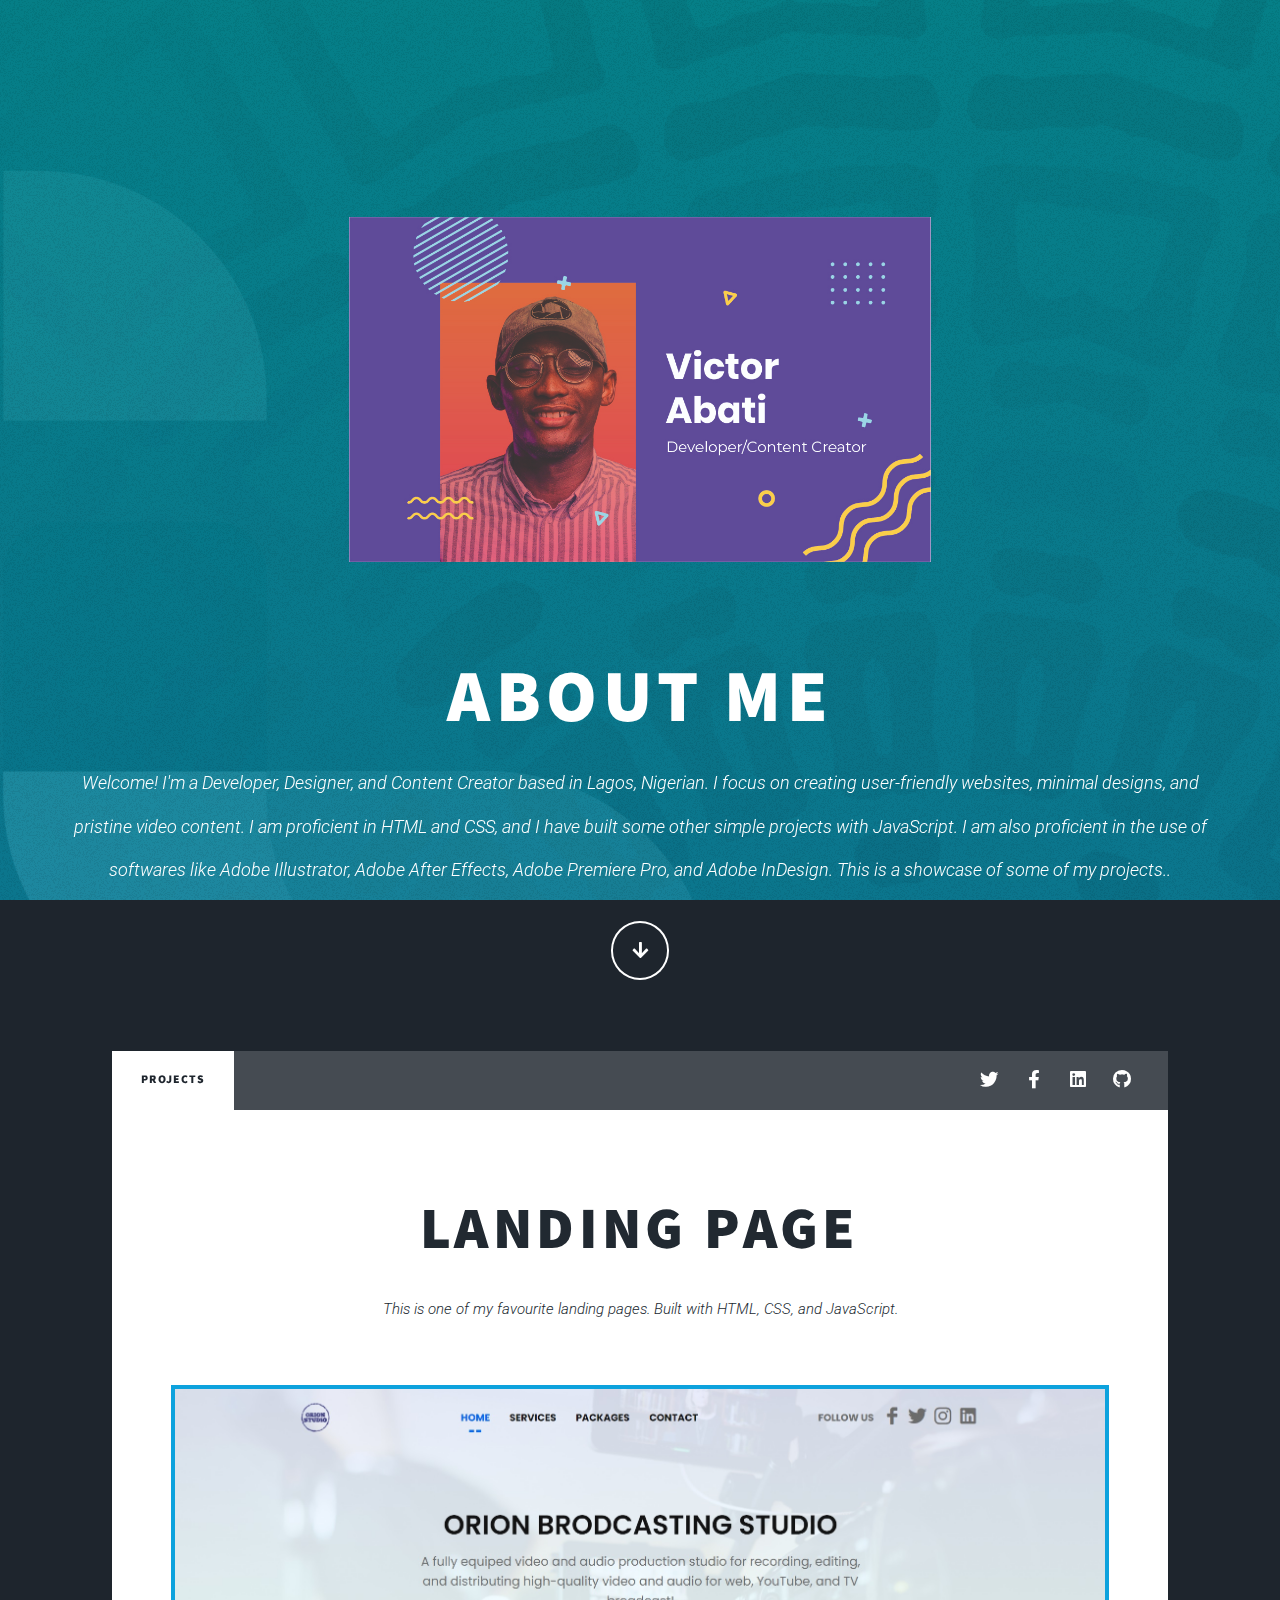
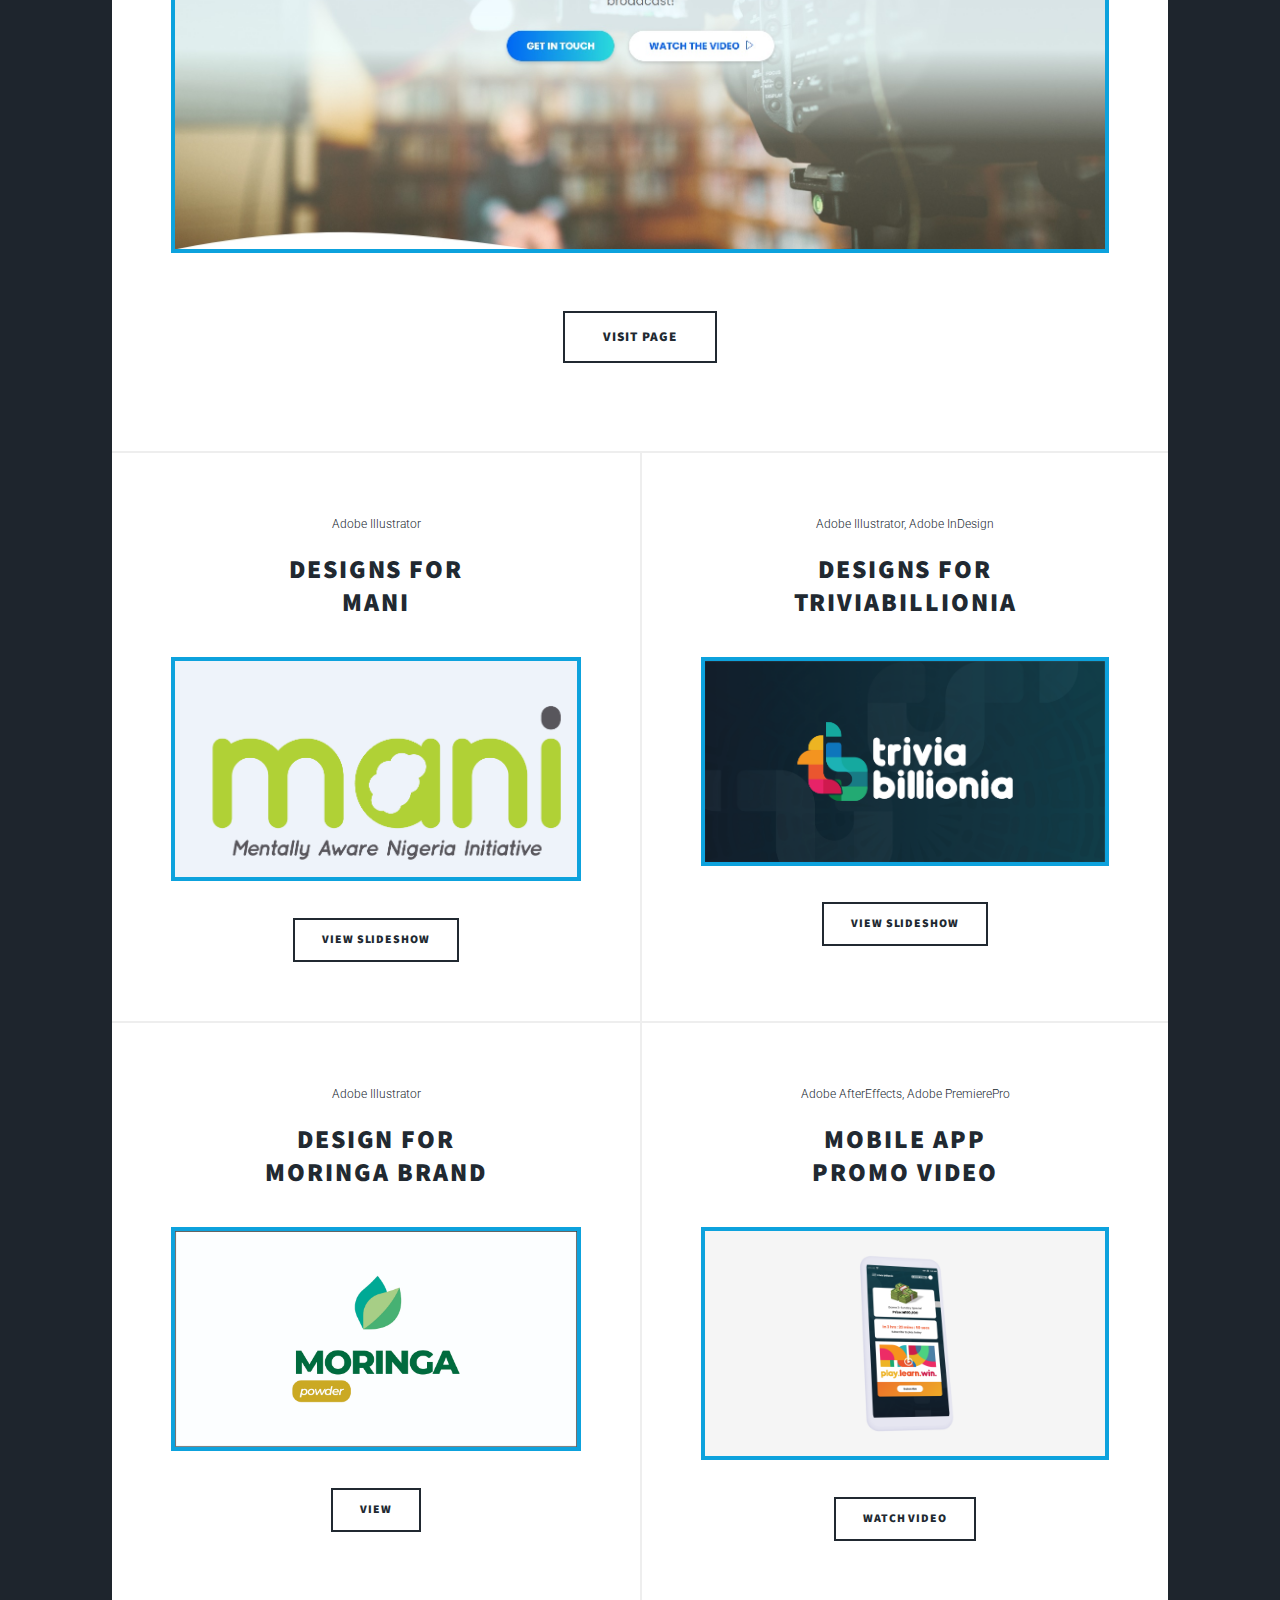
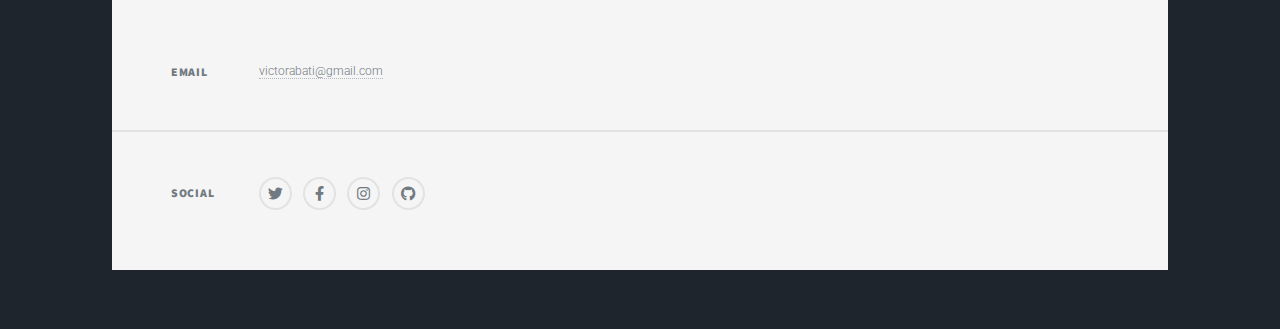
<file: index.html>
<!DOCTYPE HTML>
<!--
	Massively by HTML5 UP
	html5up.net | @ajlkn
	Free for personal and commercial use under the CCA 3.0 license (html5up.net/license)
-->
<html>
	<head>
		<title>Victor Abati's Portfolio</title>
		<meta charset="utf-8" />
		<meta name="viewport" content="width=device-width, initial-scale=1, user-scalable=no" />
		<link rel="stylesheet" href="assets/css/main.css" />
		<link rel="preconnect" href="https://fonts.googleapis.com">
		<link rel="preconnect" href="https://fonts.gstatic.com" crossorigin>
		<link href="https://fonts.googleapis.com/css2?family=Roboto:wght@100;300;400;500;700&display=swap" rel="stylesheet">		
		<noscript><link rel="stylesheet" href="assets/css/noscript.css" /></noscript>
	</head>
	<body class="is-preload">

		<!-- Wrapper -->
			<div id="wrapper" class="fade-in">
				
				<!-- Intro -->
					<div id="intro">
						<img src="images/FrontCard.jpg" alt="Paris" class="center">
						<h1>ABOUT ME</h1>
						<p>Welcome! I'm a Developer, Designer, and Content Creator based in Lagos, Nigerian. I focus on creating user‑friendly websites, minimal designs, and pristine video content. I am proficient in HTML and CSS, and I have built some other simple projects with JavaScript. I am also proficient in the use of softwares like Adobe Illustrator, Adobe After Effects, Adobe Premiere Pro, and Adobe InDesign. This is a showcase of some of my projects.</a>.</p>
						<ul class="actions">
							<li><a href="#header" class="button icon solid solo fa-arrow-down scrolly">Continue</a></li>
						</ul>
					</div>

				<!-- Header -->
					<header id="header">
						<a href="https://drive.google.com/file/d/1wh2e0ekHH6_VQbkEaA823ZlAR_1QRfXX/view?usp=sharing" class="logo">RESUME</a>
					</header>

				<!-- Nav -->
					<nav id="nav">
						<ul class="links">
							<li class="active"><a href="index.html">PROJECTS</a></li>
							
						</ul>
						<ul class="icons">
							<li><a href="#" class="icon brands fa-twitter"><span class="label">Twitter</span></a></li>
							<li><a href="#" class="icon brands fa-facebook-f"><span class="label">Facebook</span></a></li>
							<li><a href="#" class="icon brands fa-linkedin"><span class="label">Linkedin</span></a></li>
							<li><a href="#" class="icon brands fa-github"><span class="label">GitHub</span></a></li>
						</ul>
					</nav>

				<!-- Main -->
					<div id="main">

						<!-- Featured Post -->
							<article class="post featured">
								<header class="major">
									
									<h2><a href="#">LANDING PAGE</a></h2>
									<p>This is one of my favourite landing pages. Built with HTML, CSS, and JavaScript.</p>
								</header>
								<a href="#" class="image main"><img src="images/orionstudio.jpg" alt="" /></a>
								<ul class="actions special">
									<li><a href="https://victorabati.github.io/orionstudio/" class="button large">VISIT PAGE</a></li>
								</ul>
							</article>

						<!-- Posts -->
							<section class="posts">
								<article>
									<header>
										<span class="date">Adobe Illustrator</span>
										<h2><a href="#">DESIGNS FOR<br />
										MANI</a></h2>
									</header>
									<a href="#" class="image fit"><img src="images/manilogo.png" alt="" /></a>
									<ul class="actions special">
										<li><a href="mani.html" class="button">View Slideshow</a></li>
									</ul>
								</article>
								<article>
									<header>
										<span class="date">Adobe Illustrator, Adobe InDesign</span>
										<h2><a href="#">Designs For<br />
										TriviaBillionia</a></h2>
									</header>
									<a href="#" class="image fit"><img src="images/trivialogo.png" alt="" /></a>
									
									<ul class="actions special">
										<li><a href="trivia.html" class="button">View Slideshow</a></li>
									</ul>
								</article>
								<article>
									<header>
										<span class="date">Adobe Illustrator</span>
										<h2><a href="#">Design For<br />
										Moringa Brand </a></h2>
									</header>
									<a href="#" class="image fit"><img src="images/moringalogo.jpg" alt="" /></a>
									
									<ul class="actions special">
										<li><a href="https://drive.google.com/file/d/180HUbcPjArtsw8EcvoTGUs7YB1F-U7d7/view?usp=sharing" class="button">View</a></li>
									</ul>
								</article>
								<article>
									<header>
										<span class="date">Adobe AfterEffects, Adobe PremierePro</span>
										<h2><a href="#">Mobile App<br />
										Promo Video</a></h2>
									</header>
									<a href="#" class="image fit"><img src="images/AppPromo.png" alt="" /></a>
									
									<ul class="actions special">
										<li><a href="https://vimeo.com/668450499" class="button">Watch Video</a></li>
									</ul>
								</article>
								
								
							</section>

						

					</div>

				<!-- Footer -->
					<footer id="footer">
						<section class="split contact">
							
							<section>
								<h3>Email</h3>
								<p><a href="mailto:victorabati@gmail.com">victorabati@gmail.com</a></p>
							</section>
							<section>
								<h3>Social</h3>
								<ul class="icons alt">
									<li><a href="#" class="icon brands alt fa-twitter"><span class="label">Twitter</span></a></li>
									<li><a href="#" class="icon brands alt fa-facebook-f"><span class="label">Facebook</span></a></li>
									<li><a href="#" class="icon brands alt fa-instagram"><span class="label">Instagram</span></a></li>
									<li><a href="#" class="icon brands alt fa-github"><span class="label">GitHub</span></a></li>
								</ul>
							</section>
						</section>
					</footer>

				<!-- Copyright -->
					<div id="copyright">
						
					</div>

			</div>

		<!-- Scripts -->
			<script src="assets/js/jquery.min.js"></script>
			<script src="assets/js/jquery.scrollex.min.js"></script>
			<script src="assets/js/jquery.scrolly.min.js"></script>
			<script src="assets/js/browser.min.js"></script>
			<script src="assets/js/breakpoints.min.js"></script>
			<script src="assets/js/util.js"></script>
			<script src="assets/js/main.js"></script>

	</body>
</html>
</file>
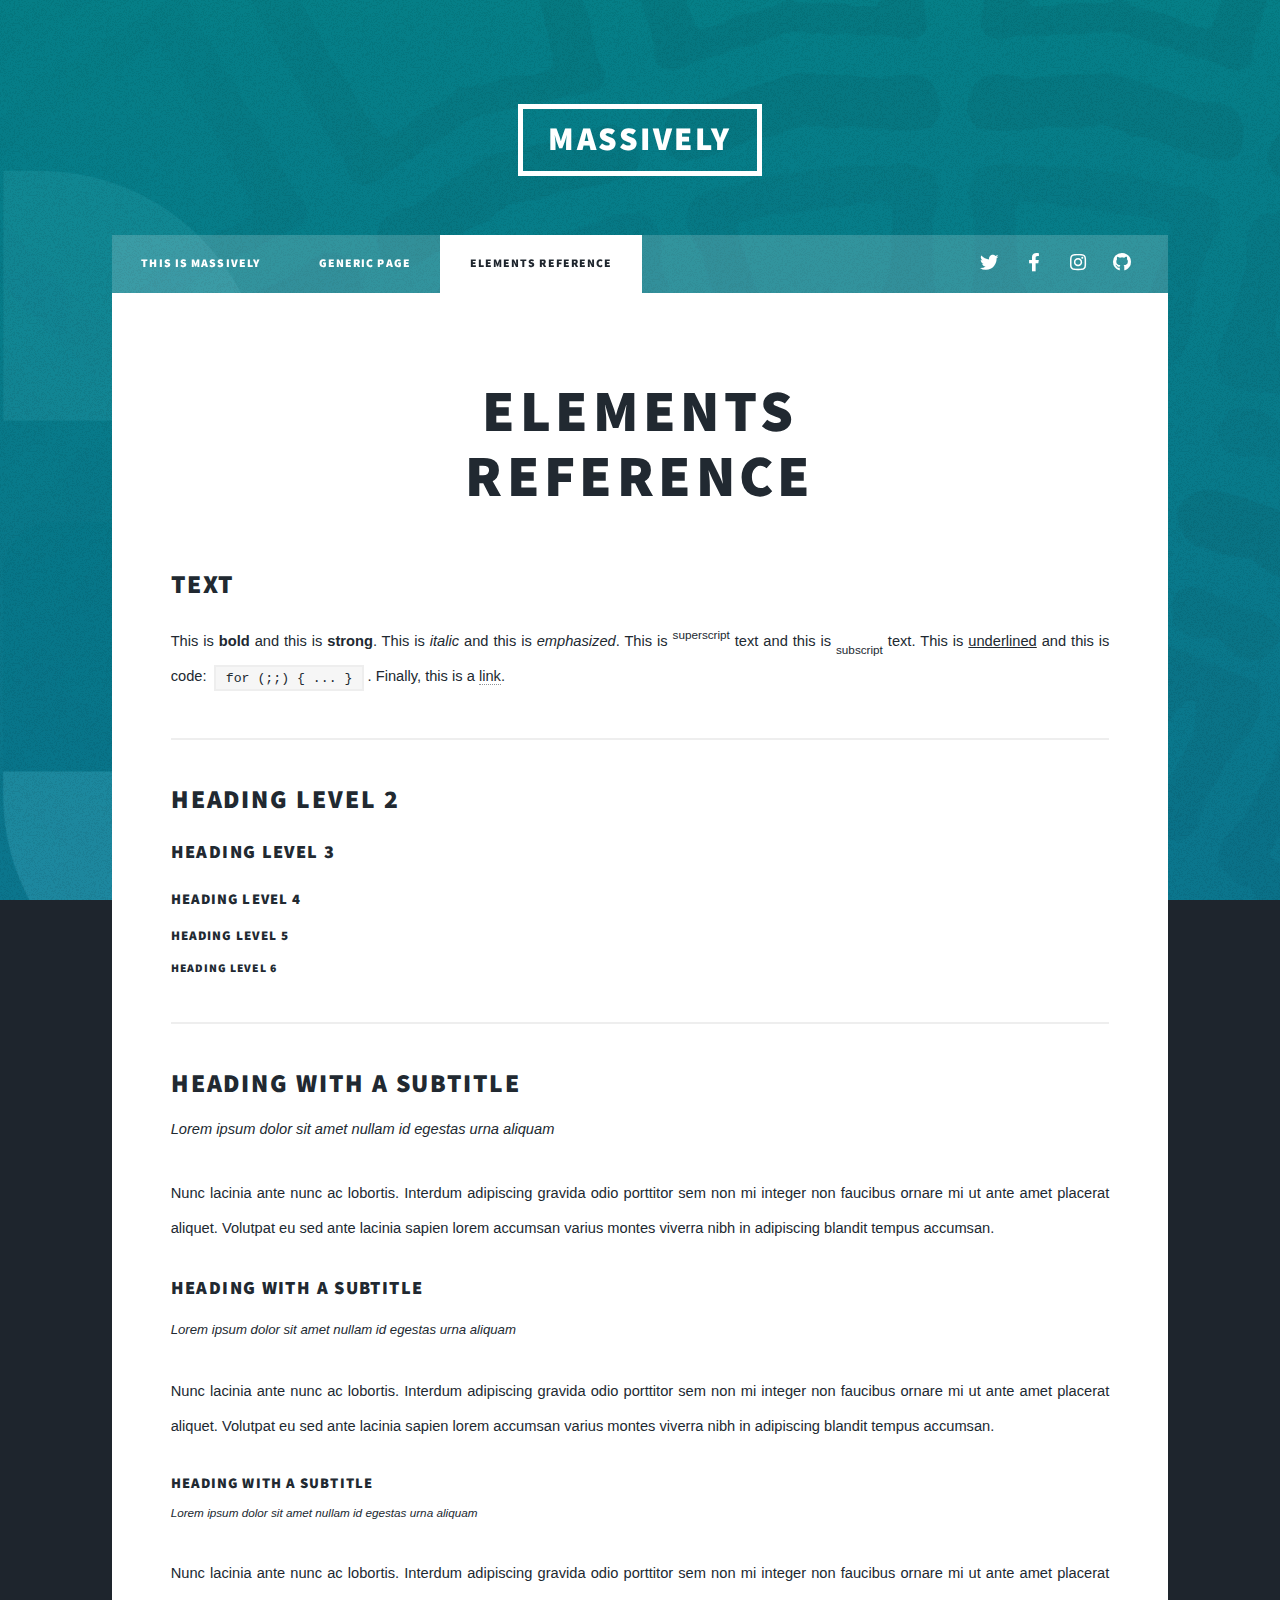
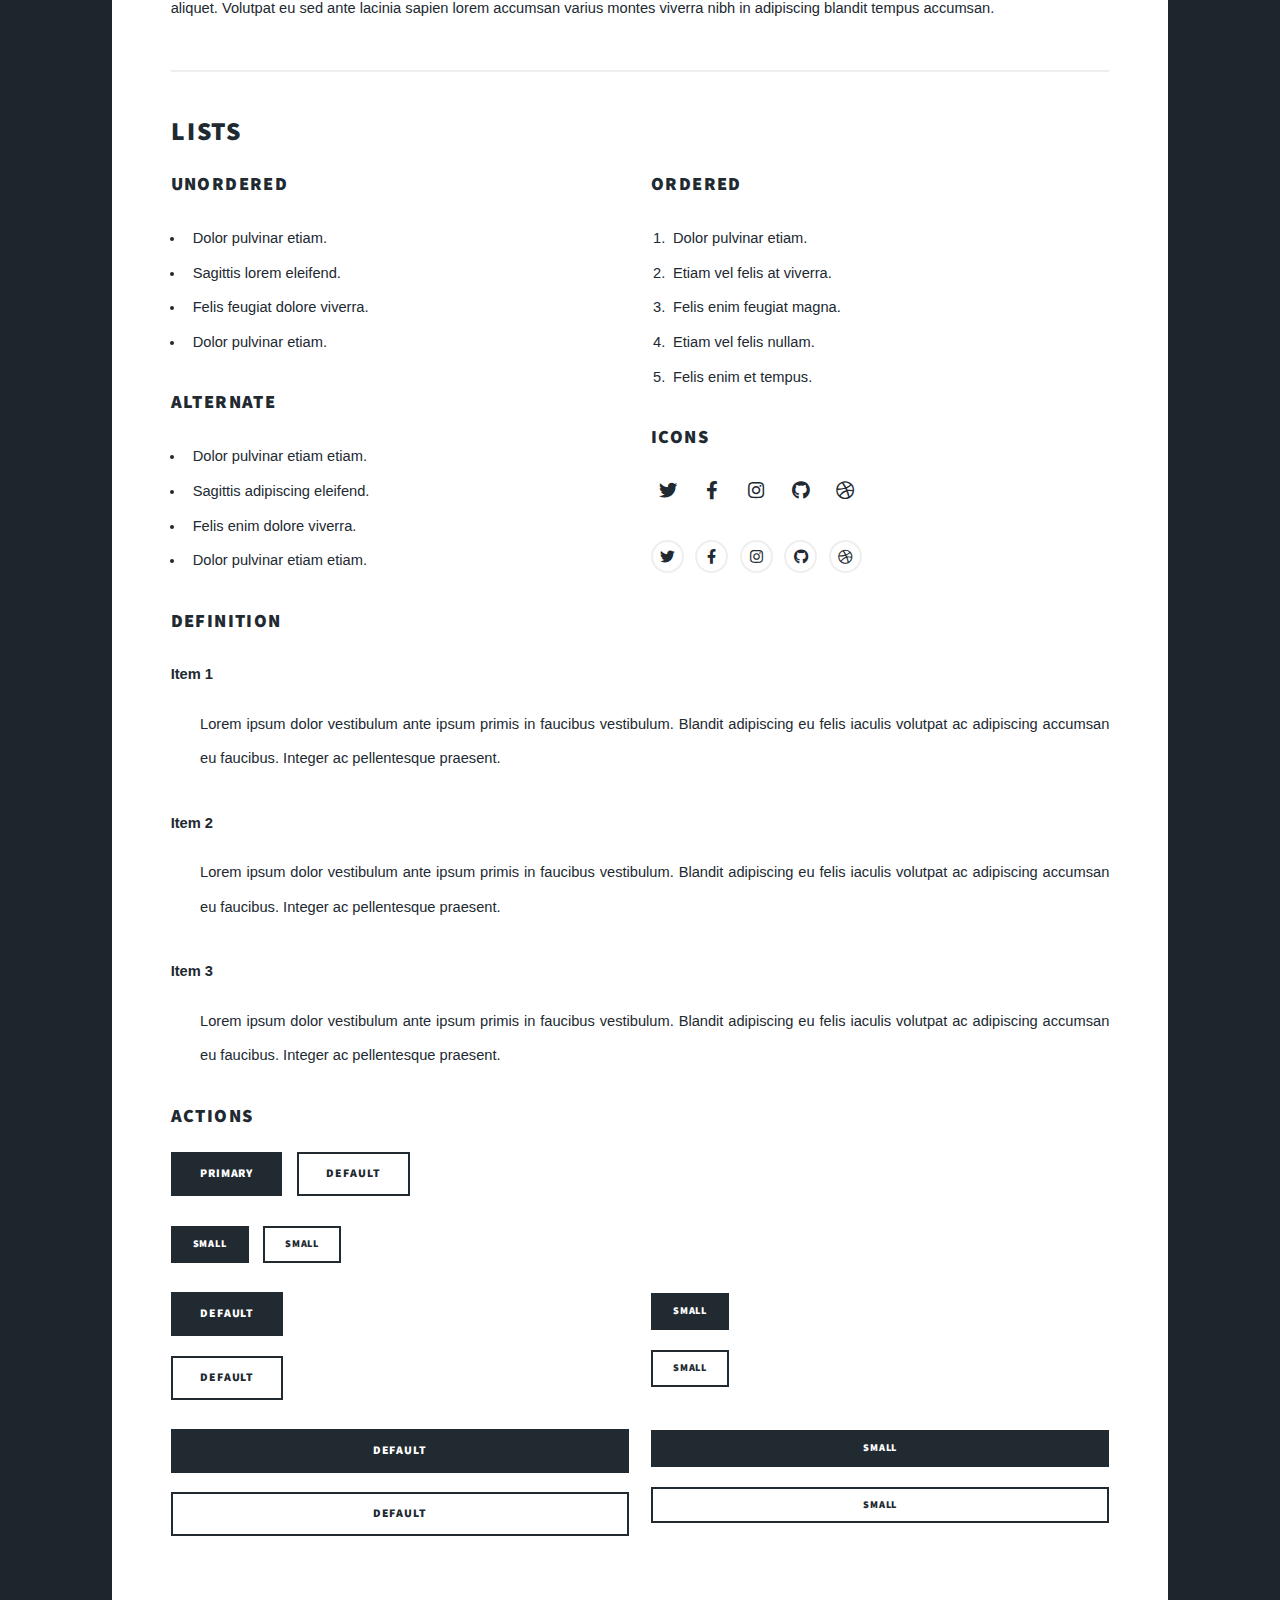
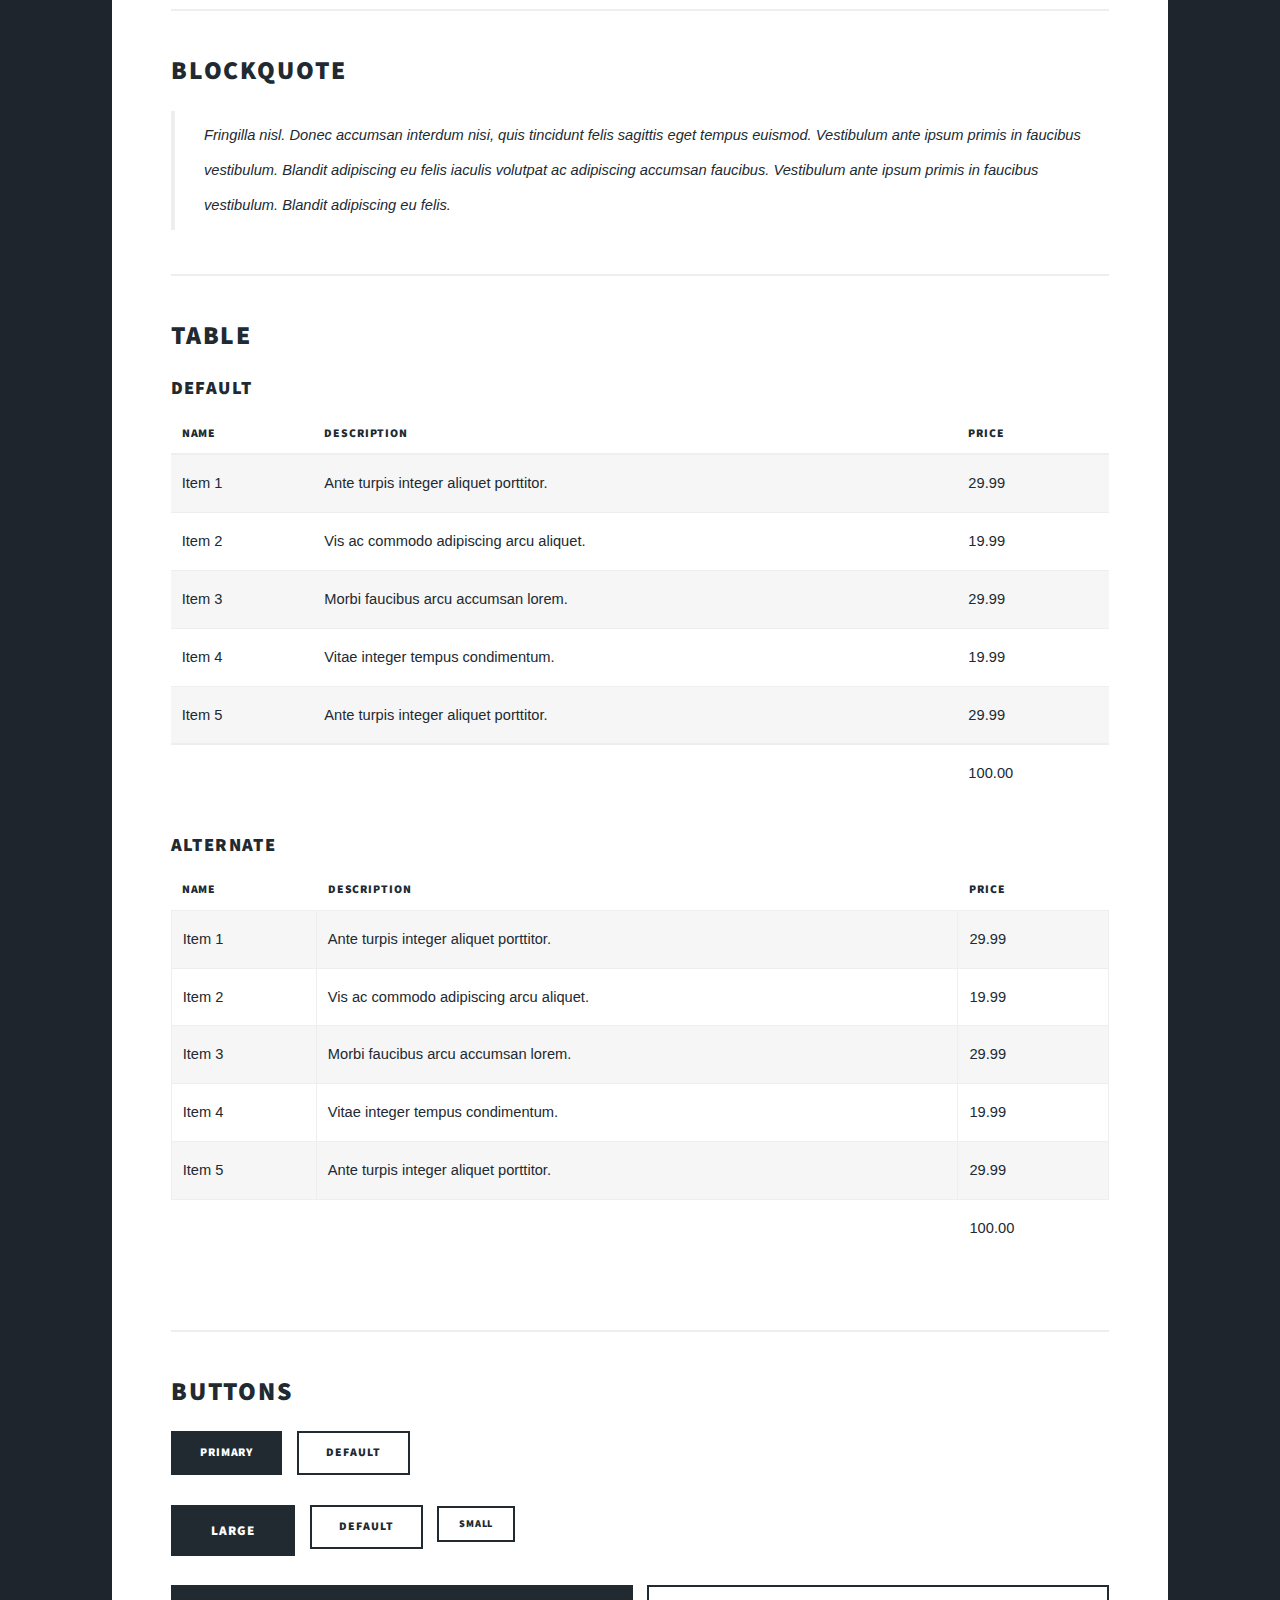
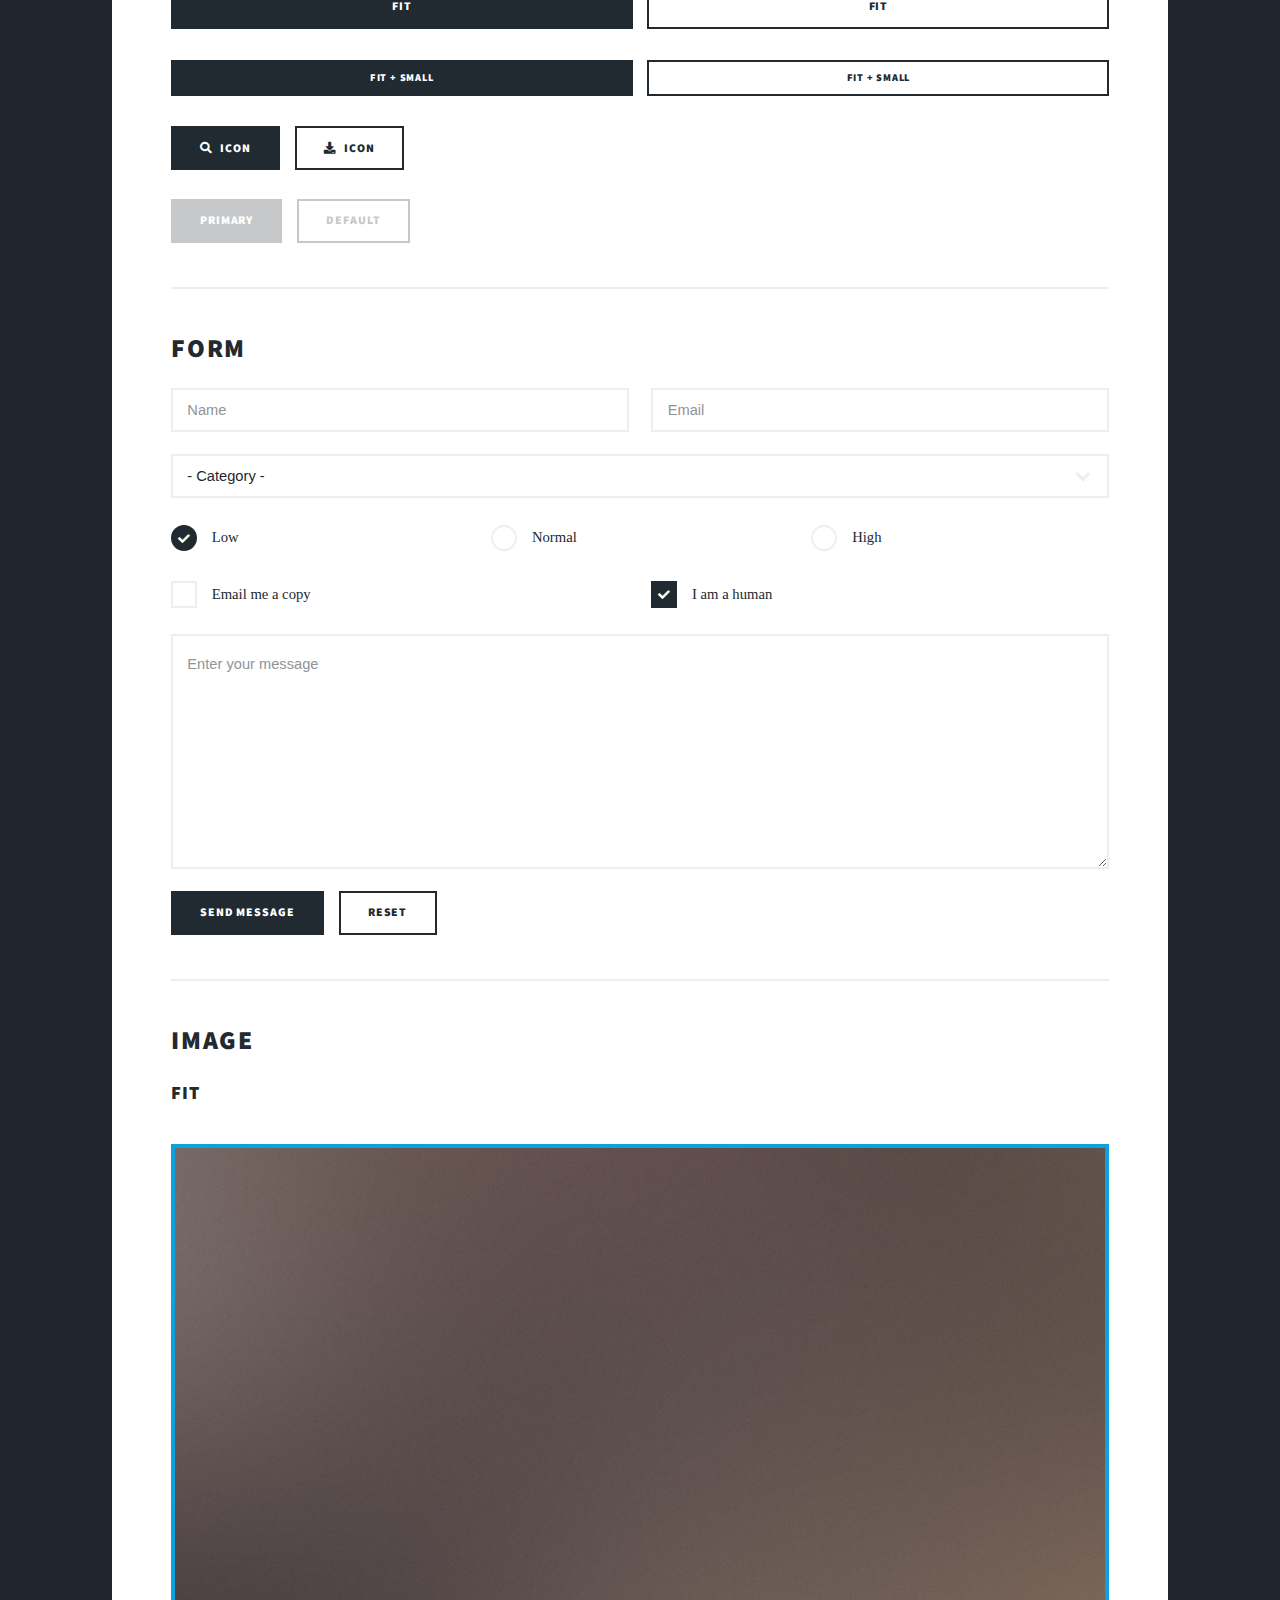
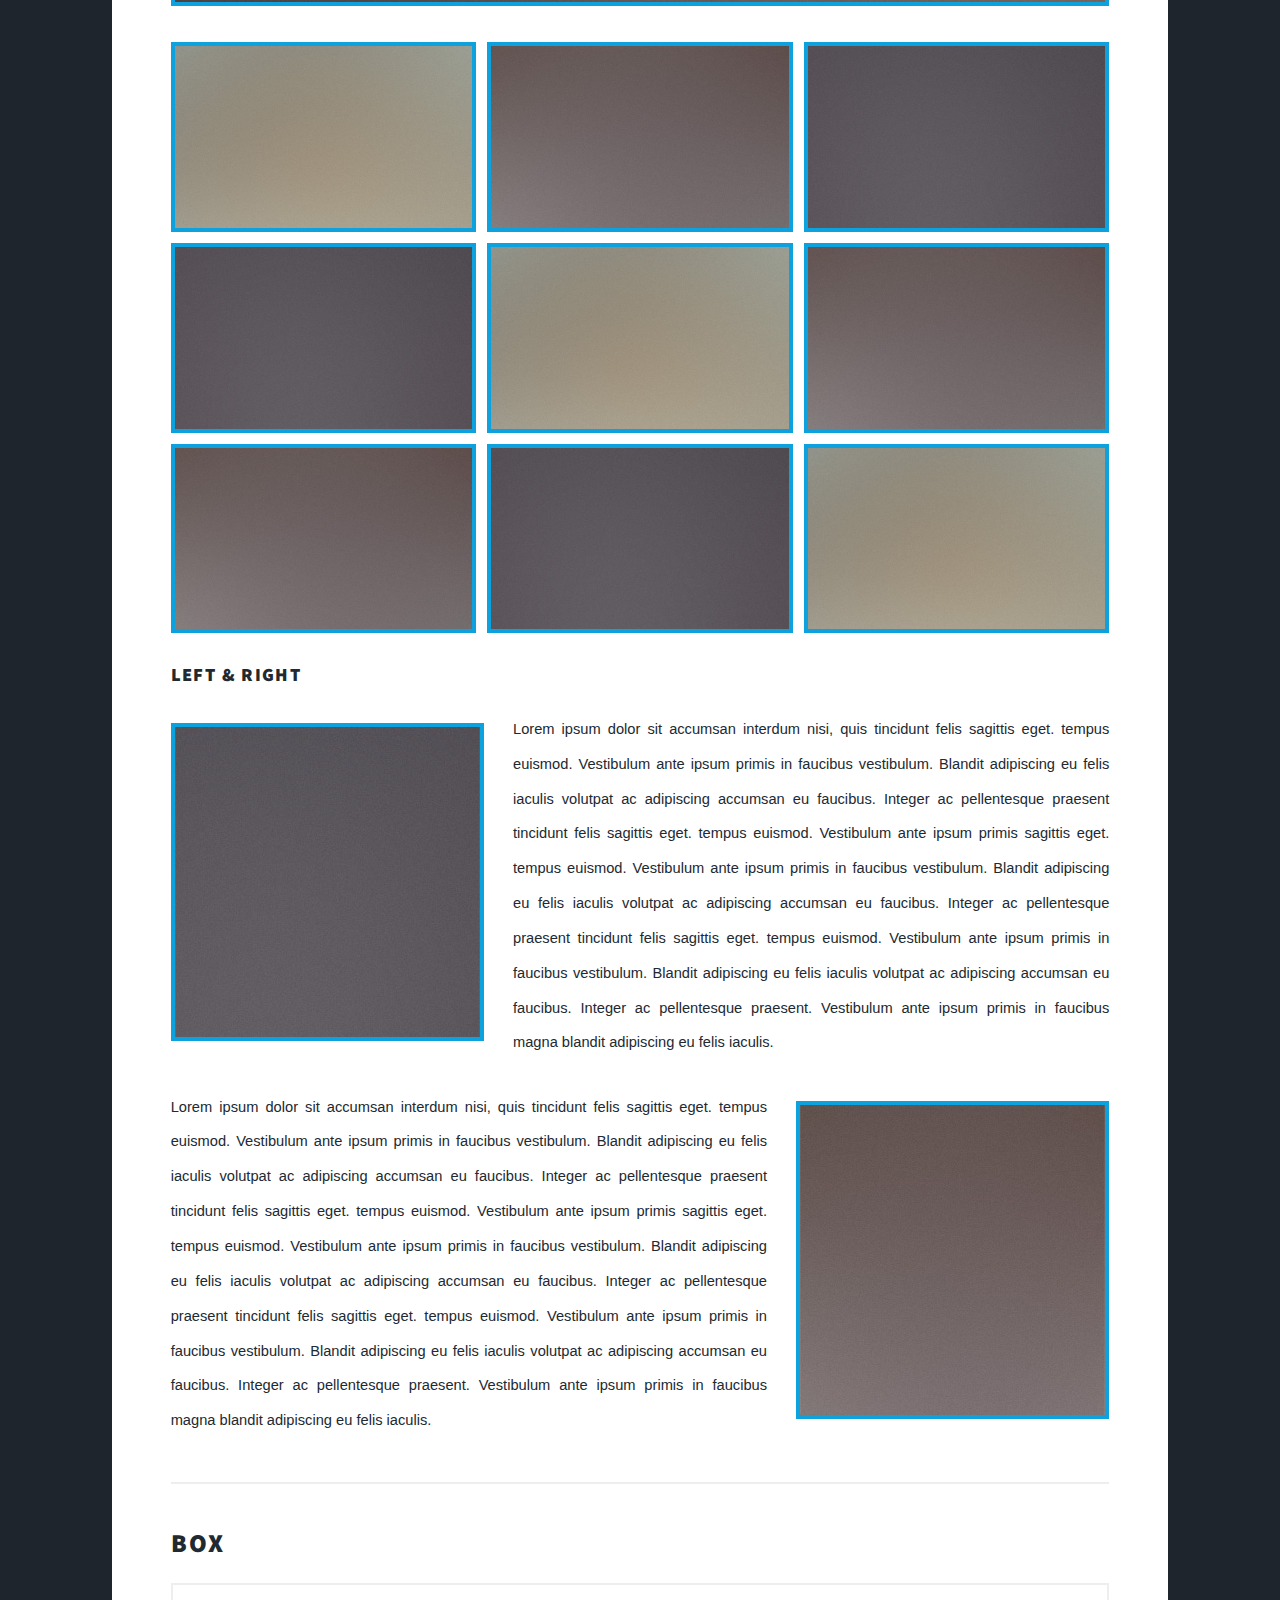
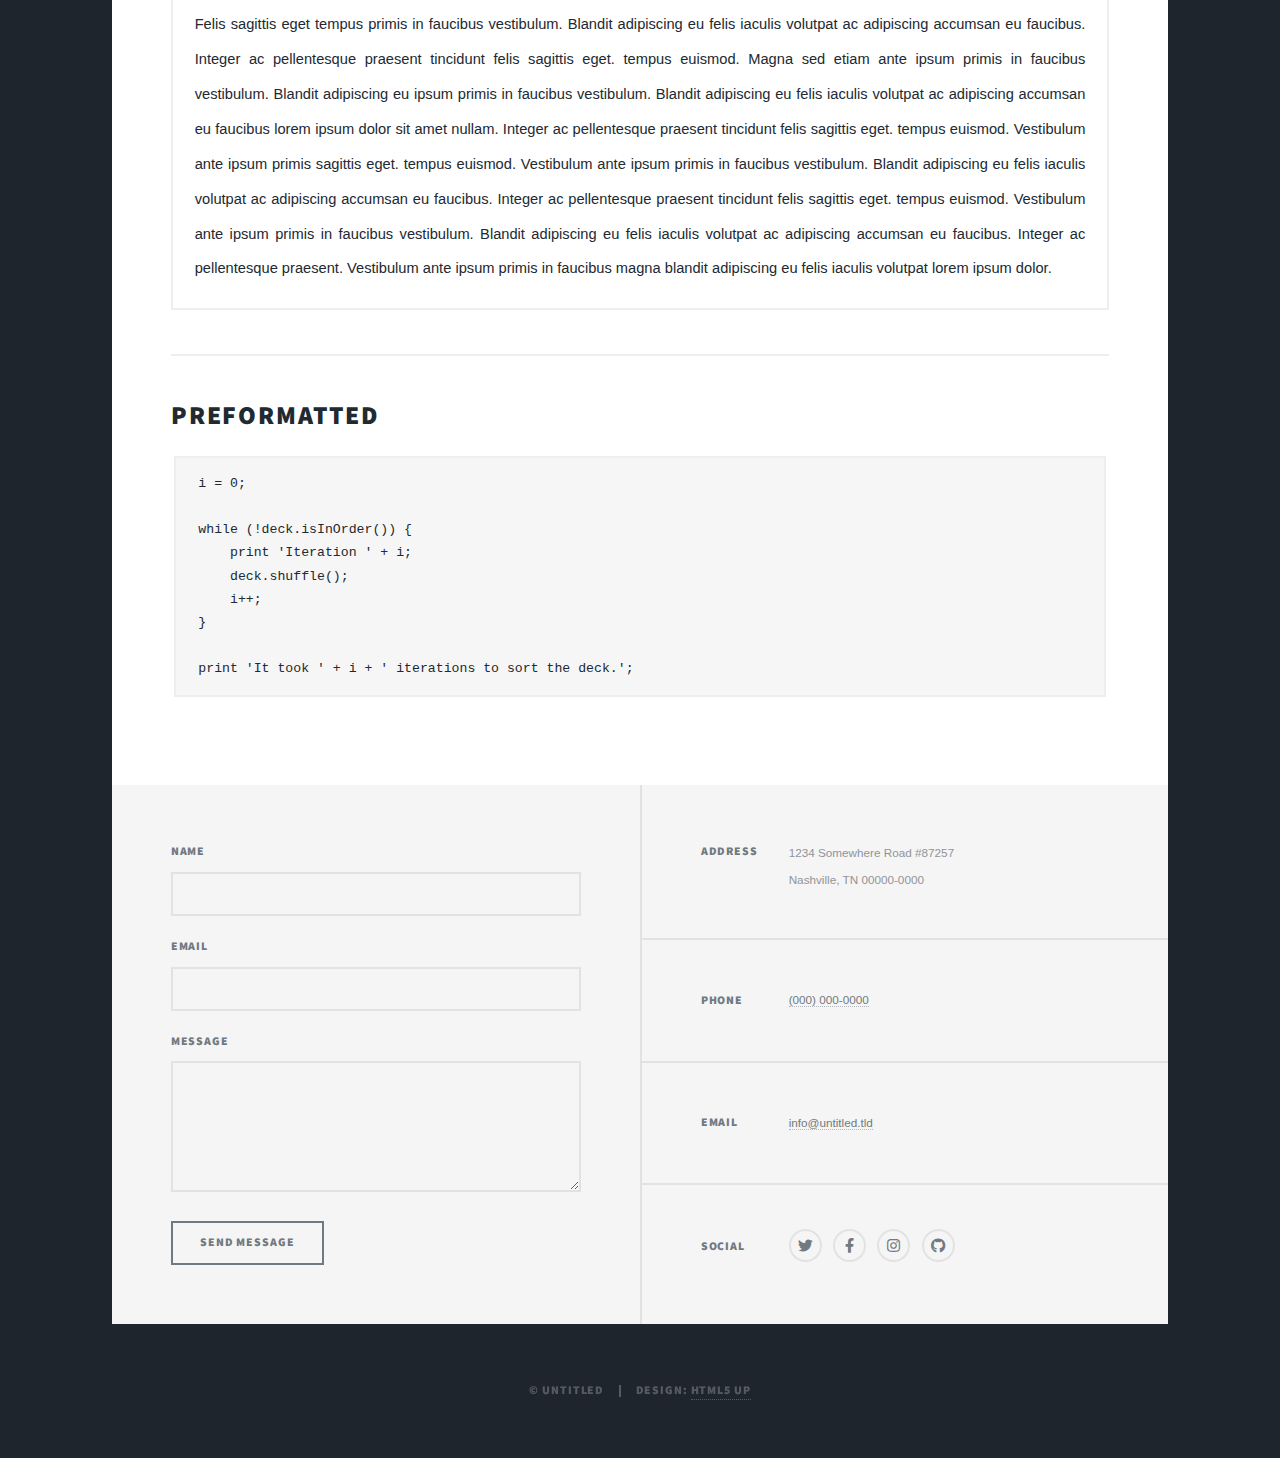
<file: elements.html>
<!DOCTYPE HTML>
<!--
	Massively by HTML5 UP
	html5up.net | @ajlkn
	Free for personal and commercial use under the CCA 3.0 license (html5up.net/license)
-->
<html>
	<head>
		<title>Elements Reference - Massively by HTML5 UP</title>
		<meta charset="utf-8" />
		<meta name="viewport" content="width=device-width, initial-scale=1, user-scalable=no" />
		<link rel="stylesheet" href="assets/css/main.css" />
		<noscript><link rel="stylesheet" href="assets/css/noscript.css" /></noscript>
	</head>
	<body class="is-preload">

		<!-- Wrapper -->
			<div id="wrapper">

				<!-- Header -->
					<header id="header">
						<a href="index.html" class="logo">Massively</a>
					</header>

				<!-- Nav -->
					<nav id="nav">
						<ul class="links">
							<li><a href="index.html">This is Massively</a></li>
							<li><a href="generic.html">Generic Page</a></li>
							<li class="active"><a href="elements.html">Elements Reference</a></li>
						</ul>
						<ul class="icons">
							<li><a href="#" class="icon brands fa-twitter"><span class="label">Twitter</span></a></li>
							<li><a href="#" class="icon brands fa-facebook-f"><span class="label">Facebook</span></a></li>
							<li><a href="#" class="icon brands fa-instagram"><span class="label">Instagram</span></a></li>
							<li><a href="#" class="icon brands fa-github"><span class="label">GitHub</span></a></li>
						</ul>
					</nav>

				<!-- Main -->
					<div id="main">

						<!-- Post -->
							<section class="post">
								<header class="major">
									<h1>Elements<br />
									Reference</h1>
								</header>

								<!-- Text stuff -->
									<h2>Text</h2>
									<p>This is <b>bold</b> and this is <strong>strong</strong>. This is <i>italic</i> and this is <em>emphasized</em>.
									This is <sup>superscript</sup> text and this is <sub>subscript</sub> text.
									This is <u>underlined</u> and this is code: <code>for (;;) { ... }</code>.
									Finally, this is a <a href="#">link</a>.</p>
									<hr />
									<h2>Heading Level 2</h2>
									<h3>Heading Level 3</h3>
									<h4>Heading Level 4</h4>
									<h5>Heading Level 5</h5>
									<h6>Heading Level 6</h6>
									<hr />
									<header>
										<h2>Heading with a Subtitle</h2>
										<p>Lorem ipsum dolor sit amet nullam id egestas urna aliquam</p>
									</header>
									<p>Nunc lacinia ante nunc ac lobortis. Interdum adipiscing gravida odio porttitor sem non mi integer non faucibus ornare mi ut ante amet placerat aliquet. Volutpat eu sed ante lacinia sapien lorem accumsan varius montes viverra nibh in adipiscing blandit tempus accumsan.</p>
									<header>
										<h3>Heading with a Subtitle</h3>
										<p>Lorem ipsum dolor sit amet nullam id egestas urna aliquam</p>
									</header>
									<p>Nunc lacinia ante nunc ac lobortis. Interdum adipiscing gravida odio porttitor sem non mi integer non faucibus ornare mi ut ante amet placerat aliquet. Volutpat eu sed ante lacinia sapien lorem accumsan varius montes viverra nibh in adipiscing blandit tempus accumsan.</p>
									<header>
										<h4>Heading with a Subtitle</h4>
										<p>Lorem ipsum dolor sit amet nullam id egestas urna aliquam</p>
									</header>
									<p>Nunc lacinia ante nunc ac lobortis. Interdum adipiscing gravida odio porttitor sem non mi integer non faucibus ornare mi ut ante amet placerat aliquet. Volutpat eu sed ante lacinia sapien lorem accumsan varius montes viverra nibh in adipiscing blandit tempus accumsan.</p>

									<hr />

								<!-- Lists -->
									<h2>Lists</h2>
									<div class="row">
										<div class="col-6 col-12-small">

											<h3>Unordered</h3>
											<ul>
												<li>Dolor pulvinar etiam.</li>
												<li>Sagittis lorem eleifend.</li>
												<li>Felis feugiat dolore viverra.</li>
												<li>Dolor pulvinar etiam.</li>
											</ul>

											<h3>Alternate</h3>
											<ul class="alt">
												<li>Dolor pulvinar etiam etiam.</li>
												<li>Sagittis adipiscing eleifend.</li>
												<li>Felis enim dolore viverra.</li>
												<li>Dolor pulvinar etiam etiam.</li>
											</ul>

										</div>
										<div class="col-6 col-12-small">

											<h3>Ordered</h3>
											<ol>
												<li>Dolor pulvinar etiam.</li>
												<li>Etiam vel felis at viverra.</li>
												<li>Felis enim feugiat magna.</li>
												<li>Etiam vel felis nullam.</li>
												<li>Felis enim et tempus.</li>
											</ol>

											<h3>Icons</h3>
											<ul class="icons">
												<li><a href="#" class="icon brands fa-twitter"><span class="label">Twitter</span></a></li>
												<li><a href="#" class="icon brands fa-facebook-f"><span class="label">Facebook</span></a></li>
												<li><a href="#" class="icon brands fa-instagram"><span class="label">Instagram</span></a></li>
												<li><a href="#" class="icon brands fa-github"><span class="label">Github</span></a></li>
												<li><a href="#" class="icon brands fa-dribbble"><span class="label">Dribbble</span></a></li>
											</ul>
											<ul class="icons alt">
												<li><a href="#" class="icon brands alt fa-twitter"><span class="label">Twitter</span></a></li>
												<li><a href="#" class="icon brands alt fa-facebook-f"><span class="label">Facebook</span></a></li>
												<li><a href="#" class="icon brands alt fa-instagram"><span class="label">Instagram</span></a></li>
												<li><a href="#" class="icon brands alt fa-github"><span class="label">Github</span></a></li>
												<li><a href="#" class="icon brands alt fa-dribbble"><span class="label">Dribbble</span></a></li>
											</ul>

										</div>
									</div>
									<h3>Definition</h3>
									<dl>
										<dt>Item 1</dt>
										<dd>
											<p>Lorem ipsum dolor vestibulum ante ipsum primis in faucibus vestibulum. Blandit adipiscing eu felis iaculis volutpat ac adipiscing accumsan eu faucibus. Integer ac pellentesque praesent.</p>
										</dd>
										<dt>Item 2</dt>
										<dd>
											<p>Lorem ipsum dolor vestibulum ante ipsum primis in faucibus vestibulum. Blandit adipiscing eu felis iaculis volutpat ac adipiscing accumsan eu faucibus. Integer ac pellentesque praesent.</p>
										</dd>
										<dt>Item 3</dt>
										<dd>
											<p>Lorem ipsum dolor vestibulum ante ipsum primis in faucibus vestibulum. Blandit adipiscing eu felis iaculis volutpat ac adipiscing accumsan eu faucibus. Integer ac pellentesque praesent.</p>
										</dd>
									</dl>

									<h3>Actions</h3>
									<ul class="actions">
										<li><a href="#" class="button primary">Primary</a></li>
										<li><a href="#" class="button">Default</a></li>
									</ul>
									<ul class="actions small">
										<li><a href="#" class="button primary small">Small</a></li>
										<li><a href="#" class="button small">Small</a></li>
									</ul>
									<div class="row">
										<div class="col-6 col-12-small">
											<ul class="actions stacked">
												<li><a href="#" class="button primary">Default</a></li>
												<li><a href="#" class="button">Default</a></li>
											</ul>
										</div>
										<div class="col-6 col-12-small">
											<ul class="actions stacked">
												<li><a href="#" class="button primary small">Small</a></li>
												<li><a href="#" class="button small">Small</a></li>
											</ul>
										</div>
									</div>
									<div class="row">
										<div class="col-6 col-12-small">
											<ul class="actions stacked">
												<li><a href="#" class="button primary fit">Default</a></li>
												<li><a href="#" class="button fit">Default</a></li>
											</ul>
										</div>
										<div class="col-6 col-12-small">
											<ul class="actions stacked">
												<li><a href="#" class="button primary small fit">Small</a></li>
												<li><a href="#" class="button small fit">Small</a></li>
											</ul>
										</div>
									</div>

									<hr />

								<!-- Blockquote -->
									<h2>Blockquote</h2>
									<blockquote>Fringilla nisl. Donec accumsan interdum nisi, quis tincidunt felis sagittis eget tempus euismod. Vestibulum ante ipsum primis in faucibus vestibulum. Blandit adipiscing eu felis iaculis volutpat ac adipiscing accumsan faucibus. Vestibulum ante ipsum primis in faucibus vestibulum. Blandit adipiscing eu felis.</blockquote>

									<hr />

								<!-- Table -->
									<h2>Table</h2>

									<h3>Default</h3>
									<div class="table-wrapper">
										<table>
											<thead>
												<tr>
													<th>Name</th>
													<th>Description</th>
													<th>Price</th>
												</tr>
											</thead>
											<tbody>
												<tr>
													<td>Item 1</td>
													<td>Ante turpis integer aliquet porttitor.</td>
													<td>29.99</td>
												</tr>
												<tr>
													<td>Item 2</td>
													<td>Vis ac commodo adipiscing arcu aliquet.</td>
													<td>19.99</td>
												</tr>
												<tr>
													<td>Item 3</td>
													<td> Morbi faucibus arcu accumsan lorem.</td>
													<td>29.99</td>
												</tr>
												<tr>
													<td>Item 4</td>
													<td>Vitae integer tempus condimentum.</td>
													<td>19.99</td>
												</tr>
												<tr>
													<td>Item 5</td>
													<td>Ante turpis integer aliquet porttitor.</td>
													<td>29.99</td>
												</tr>
											</tbody>
											<tfoot>
												<tr>
													<td colspan="2"></td>
													<td>100.00</td>
												</tr>
											</tfoot>
										</table>
									</div>

									<h3>Alternate</h3>
									<div class="table-wrapper">
										<table class="alt">
											<thead>
												<tr>
													<th>Name</th>
													<th>Description</th>
													<th>Price</th>
												</tr>
											</thead>
											<tbody>
												<tr>
													<td>Item 1</td>
													<td>Ante turpis integer aliquet porttitor.</td>
													<td>29.99</td>
												</tr>
												<tr>
													<td>Item 2</td>
													<td>Vis ac commodo adipiscing arcu aliquet.</td>
													<td>19.99</td>
												</tr>
												<tr>
													<td>Item 3</td>
													<td> Morbi faucibus arcu accumsan lorem.</td>
													<td>29.99</td>
												</tr>
												<tr>
													<td>Item 4</td>
													<td>Vitae integer tempus condimentum.</td>
													<td>19.99</td>
												</tr>
												<tr>
													<td>Item 5</td>
													<td>Ante turpis integer aliquet porttitor.</td>
													<td>29.99</td>
												</tr>
											</tbody>
											<tfoot>
												<tr>
													<td colspan="2"></td>
													<td>100.00</td>
												</tr>
											</tfoot>
										</table>
									</div>

									<hr />

								<!-- Buttons -->
									<h2>Buttons</h2>
									<ul class="actions">
										<li><a href="#" class="button primary">Primary</a></li>
										<li><a href="#" class="button">Default</a></li>
									</ul>
									<ul class="actions">
										<li><a href="#" class="button primary large">Large</a></li>
										<li><a href="#" class="button">Default</a></li>
										<li><a href="#" class="button small">Small</a></li>
									</ul>
									<ul class="actions fit">
										<li><a href="#" class="button primary fit">Fit</a></li>
										<li><a href="#" class="button fit">Fit</a></li>
									</ul>
									<ul class="actions fit small">
										<li><a href="#" class="button primary fit small">Fit + Small</a></li>
										<li><a href="#" class="button fit small">Fit + Small</a></li>
									</ul>
									<ul class="actions">
										<li><a href="#" class="button primary icon solid fa-search">Icon</a></li>
										<li><a href="#" class="button icon solid fa-download">Icon</a></li>
									</ul>
									<ul class="actions">
										<li><span class="button primary disabled">Primary</span></li>
										<li><span class="button disabled">Default</span></li>
									</ul>

									<hr />

								<!-- Form -->
									<h2>Form</h2>

									<form method="post" action="#">
										<div class="row gtr-uniform">
											<div class="col-6 col-12-xsmall">
												<input type="text" name="demo-name" id="demo-name" value="" placeholder="Name" />
											</div>
											<div class="col-6 col-12-xsmall">
												<input type="email" name="demo-email" id="demo-email" value="" placeholder="Email" />
											</div>
											<!-- Break -->
											<div class="col-12">
												<select name="demo-category" id="demo-category">
													<option value="">- Category -</option>
													<option value="1">Manufacturing</option>
													<option value="1">Shipping</option>
													<option value="1">Administration</option>
													<option value="1">Human Resources</option>
												</select>
											</div>
											<!-- Break -->
											<div class="col-4 col-12-small">
												<input type="radio" id="demo-priority-low" name="demo-priority" checked>
												<label for="demo-priority-low">Low</label>
											</div>
											<div class="col-4 col-12-small">
												<input type="radio" id="demo-priority-normal" name="demo-priority">
												<label for="demo-priority-normal">Normal</label>
											</div>
											<div class="col-4 col-12-small">
												<input type="radio" id="demo-priority-high" name="demo-priority">
												<label for="demo-priority-high">High</label>
											</div>
											<!-- Break -->
											<div class="col-6 col-12-small">
												<input type="checkbox" id="demo-copy" name="demo-copy">
												<label for="demo-copy">Email me a copy</label>
											</div>
											<div class="col-6 col-12-small">
												<input type="checkbox" id="demo-human" name="demo-human" checked>
												<label for="demo-human">I am a human</label>
											</div>
											<!-- Break -->
											<div class="col-12">
												<textarea name="demo-message" id="demo-message" placeholder="Enter your message" rows="6"></textarea>
											</div>
											<!-- Break -->
											<div class="col-12">
												<ul class="actions">
													<li><input type="submit" value="Send Message" class="primary" /></li>
													<li><input type="reset" value="Reset" /></li>
												</ul>
											</div>
										</div>
									</form>

									<hr />

								<!-- Image -->
									<h2>Image</h2>

									<h3>Fit</h3>
									<span class="image fit"><img src="images/pic01.jpg" alt="" /></span>
									<div class="box alt">
										<div class="row gtr-50 gtr-uniform">
											<div class="col-4"><span class="image fit"><img src="images/pic02.jpg" alt="" /></span></div>
											<div class="col-4"><span class="image fit"><img src="images/pic03.jpg" alt="" /></span></div>
											<div class="col-4"><span class="image fit"><img src="images/pic04.jpg" alt="" /></span></div>
											<!-- Break -->
											<div class="col-4"><span class="image fit"><img src="images/pic04.jpg" alt="" /></span></div>
											<div class="col-4"><span class="image fit"><img src="images/pic02.jpg" alt="" /></span></div>
											<div class="col-4"><span class="image fit"><img src="images/pic03.jpg" alt="" /></span></div>
											<!-- Break -->
											<div class="col-4"><span class="image fit"><img src="images/pic03.jpg" alt="" /></span></div>
											<div class="col-4"><span class="image fit"><img src="images/pic04.jpg" alt="" /></span></div>
											<div class="col-4"><span class="image fit"><img src="images/pic02.jpg" alt="" /></span></div>
										</div>
									</div>

									<h3>Left &amp; Right</h3>
									<p><span class="image left"><img src="images/pic08.jpg" alt="" /></span>Lorem ipsum dolor sit accumsan interdum nisi, quis tincidunt felis sagittis eget. tempus euismod. Vestibulum ante ipsum primis in faucibus vestibulum. Blandit adipiscing eu felis iaculis volutpat ac adipiscing accumsan eu faucibus. Integer ac pellentesque praesent tincidunt felis sagittis eget. tempus euismod. Vestibulum ante ipsum primis sagittis eget. tempus euismod. Vestibulum ante ipsum primis in faucibus vestibulum. Blandit adipiscing eu felis iaculis volutpat ac adipiscing accumsan eu faucibus. Integer ac pellentesque praesent tincidunt felis sagittis eget. tempus euismod. Vestibulum ante ipsum primis in faucibus vestibulum. Blandit adipiscing eu felis iaculis volutpat ac adipiscing accumsan eu faucibus. Integer ac pellentesque praesent. Vestibulum ante ipsum primis in faucibus magna blandit adipiscing eu felis iaculis.</p>
									<p><span class="image right"><img src="images/pic09.jpg" alt="" /></span>Lorem ipsum dolor sit accumsan interdum nisi, quis tincidunt felis sagittis eget. tempus euismod. Vestibulum ante ipsum primis in faucibus vestibulum. Blandit adipiscing eu felis iaculis volutpat ac adipiscing accumsan eu faucibus. Integer ac pellentesque praesent tincidunt felis sagittis eget. tempus euismod. Vestibulum ante ipsum primis sagittis eget. tempus euismod. Vestibulum ante ipsum primis in faucibus vestibulum. Blandit adipiscing eu felis iaculis volutpat ac adipiscing accumsan eu faucibus. Integer ac pellentesque praesent tincidunt felis sagittis eget. tempus euismod. Vestibulum ante ipsum primis in faucibus vestibulum. Blandit adipiscing eu felis iaculis volutpat ac adipiscing accumsan eu faucibus. Integer ac pellentesque praesent. Vestibulum ante ipsum primis in faucibus magna blandit adipiscing eu felis iaculis.</p>

									<hr />

								<!-- Box -->
									<h2>Box</h2>
									<div class="box">
										<p>Felis sagittis eget tempus primis in faucibus vestibulum. Blandit adipiscing eu felis iaculis volutpat ac adipiscing accumsan eu faucibus. Integer ac pellentesque praesent tincidunt felis sagittis eget. tempus euismod. Magna sed etiam ante ipsum primis in faucibus vestibulum. Blandit adipiscing eu ipsum primis in faucibus vestibulum. Blandit adipiscing eu felis iaculis volutpat ac adipiscing accumsan eu faucibus lorem ipsum dolor sit amet nullam. Integer ac pellentesque praesent tincidunt felis sagittis eget. tempus euismod. Vestibulum ante ipsum primis sagittis eget. tempus euismod. Vestibulum ante ipsum primis in faucibus vestibulum. Blandit adipiscing eu felis iaculis volutpat ac adipiscing accumsan eu faucibus. Integer ac pellentesque praesent tincidunt felis sagittis eget. tempus euismod. Vestibulum ante ipsum primis in faucibus vestibulum. Blandit adipiscing eu felis iaculis volutpat ac adipiscing accumsan eu faucibus. Integer ac pellentesque praesent. Vestibulum ante ipsum primis in faucibus magna blandit adipiscing eu felis iaculis volutpat lorem ipsum dolor.</p>
									</div>

									<hr />

								<!-- Preformatted Code -->
									<h2>Preformatted</h2>
									<pre><code>i = 0;

while (!deck.isInOrder()) {
    print 'Iteration ' + i;
    deck.shuffle();
    i++;
}

print 'It took ' + i + ' iterations to sort the deck.';
</code></pre>

							</section>

					</div>

				<!-- Footer -->
					<footer id="footer">
						<section>
							<form method="post" action="#">
								<div class="fields">
									<div class="field">
										<label for="name">Name</label>
										<input type="text" name="name" id="name" />
									</div>
									<div class="field">
										<label for="email">Email</label>
										<input type="text" name="email" id="email" />
									</div>
									<div class="field">
										<label for="message">Message</label>
										<textarea name="message" id="message" rows="3"></textarea>
									</div>
								</div>
								<ul class="actions">
									<li><input type="submit" value="Send Message" /></li>
								</ul>
							</form>
						</section>
						<section class="split contact">
							<section class="alt">
								<h3>Address</h3>
								<p>1234 Somewhere Road #87257<br />
								Nashville, TN 00000-0000</p>
							</section>
							<section>
								<h3>Phone</h3>
								<p><a href="#">(000) 000-0000</a></p>
							</section>
							<section>
								<h3>Email</h3>
								<p><a href="#">info@untitled.tld</a></p>
							</section>
							<section>
								<h3>Social</h3>
								<ul class="icons alt">
									<li><a href="#" class="icon brands alt fa-twitter"><span class="label">Twitter</span></a></li>
									<li><a href="#" class="icon brands alt fa-facebook-f"><span class="label">Facebook</span></a></li>
									<li><a href="#" class="icon brands alt fa-instagram"><span class="label">Instagram</span></a></li>
									<li><a href="#" class="icon brands alt fa-github"><span class="label">GitHub</span></a></li>
								</ul>
							</section>
						</section>
					</footer>

				<!-- Copyright -->
					<div id="copyright">
						<ul><li>&copy; Untitled</li><li>Design: <a href="https://html5up.net">HTML5 UP</a></li></ul>
					</div>

			</div>

		<!-- Scripts -->
			<script src="assets/js/jquery.min.js"></script>
			<script src="assets/js/jquery.scrollex.min.js"></script>
			<script src="assets/js/jquery.scrolly.min.js"></script>
			<script src="assets/js/browser.min.js"></script>
			<script src="assets/js/breakpoints.min.js"></script>
			<script src="assets/js/util.js"></script>
			<script src="assets/js/main.js"></script>

	</body>
</html>
</file>
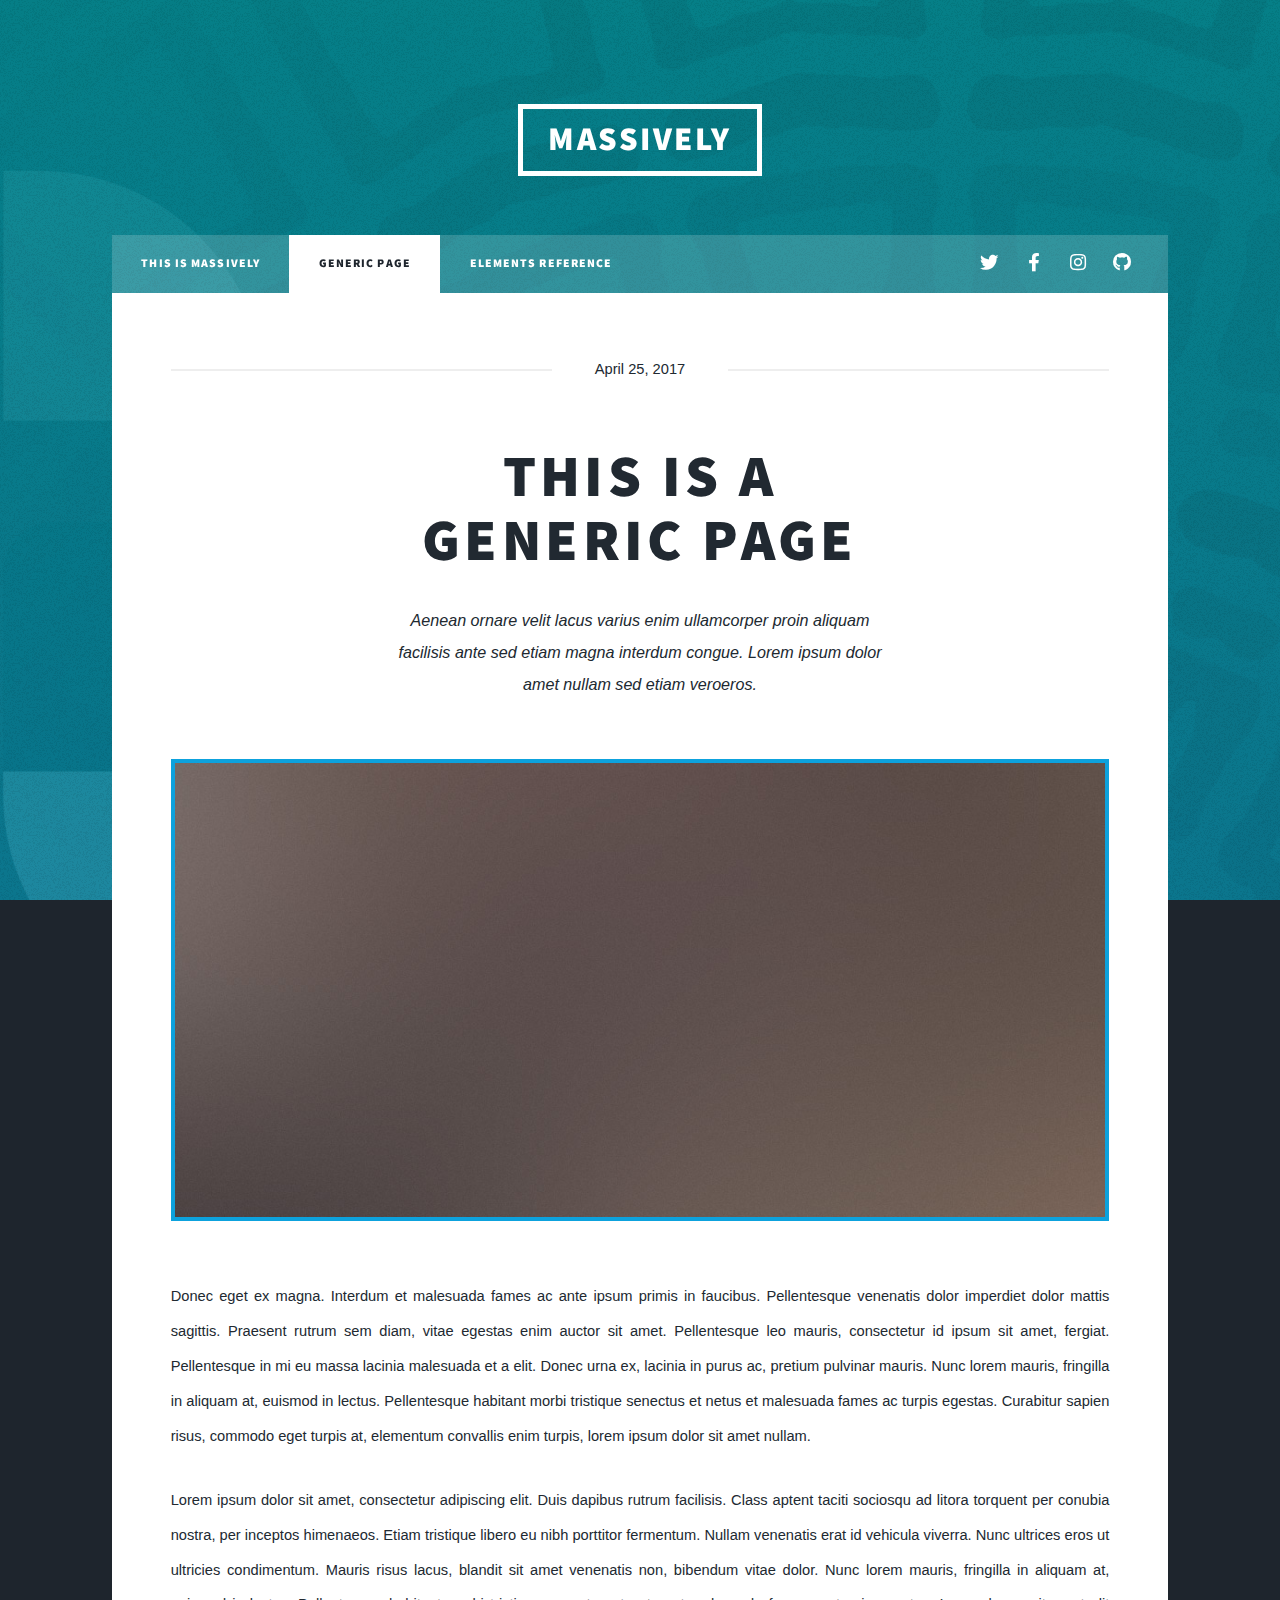
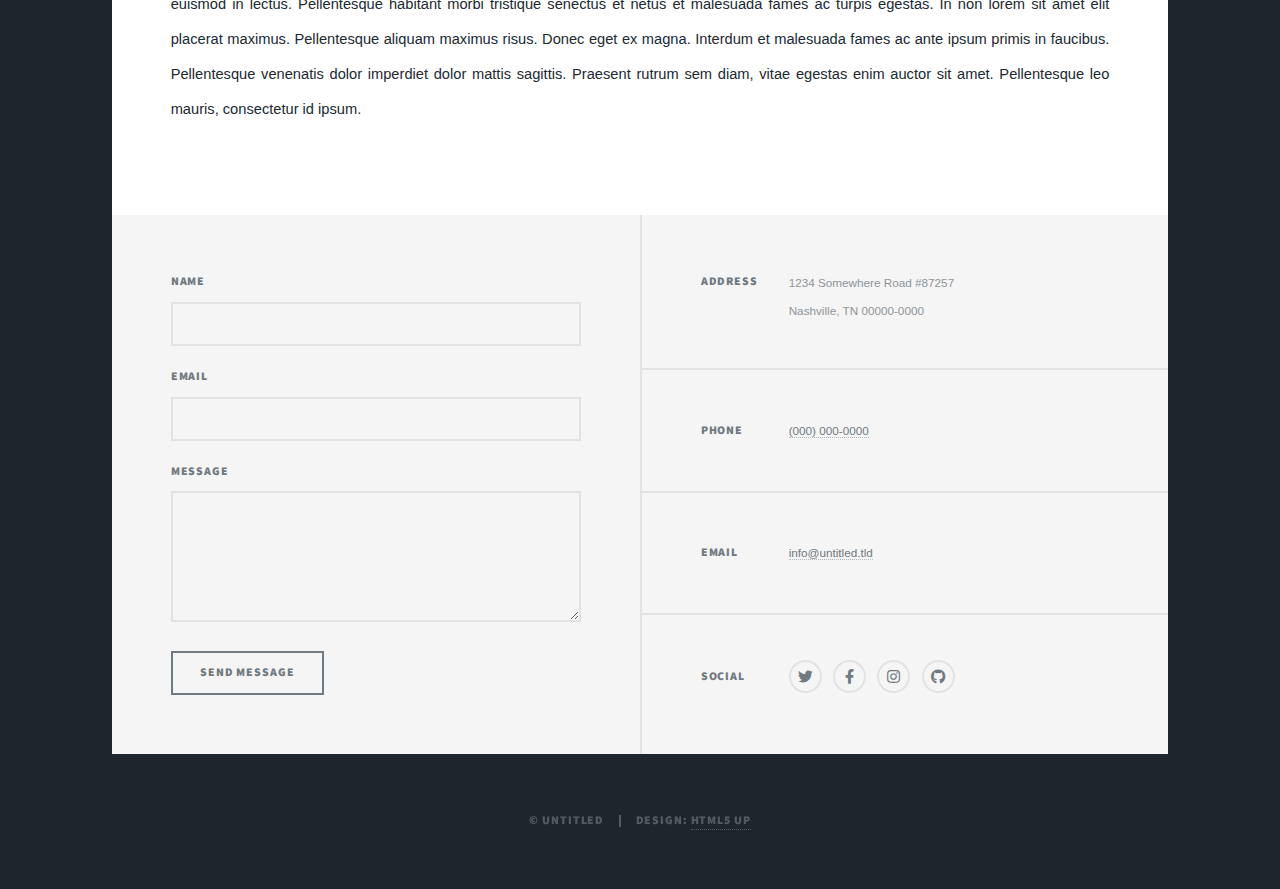
<file: generic.html>
<!DOCTYPE HTML>
<!--
	Massively by HTML5 UP
	html5up.net | @ajlkn
	Free for personal and commercial use under the CCA 3.0 license (html5up.net/license)
-->
<html>
	<head>
		<title>Generic Page - Massively by HTML5 UP</title>
		<meta charset="utf-8" />
		<meta name="viewport" content="width=device-width, initial-scale=1, user-scalable=no" />
		<link rel="stylesheet" href="assets/css/main.css" />
		<noscript><link rel="stylesheet" href="assets/css/noscript.css" /></noscript>
	</head>
	<body class="is-preload">

		<!-- Wrapper -->
			<div id="wrapper">

				<!-- Header -->
					<header id="header">
						<a href="index.html" class="logo">Massively</a>
					</header>

				<!-- Nav -->
					<nav id="nav">
						<ul class="links">
							<li><a href="index.html">This is Massively</a></li>
							<li class="active"><a href="generic.html">Generic Page</a></li>
							<li><a href="elements.html">Elements Reference</a></li>
						</ul>
						<ul class="icons">
							<li><a href="#" class="icon brands fa-twitter"><span class="label">Twitter</span></a></li>
							<li><a href="#" class="icon brands fa-facebook-f"><span class="label">Facebook</span></a></li>
							<li><a href="#" class="icon brands fa-instagram"><span class="label">Instagram</span></a></li>
							<li><a href="#" class="icon brands fa-github"><span class="label">GitHub</span></a></li>
						</ul>
					</nav>

				<!-- Main -->
					<div id="main">

						<!-- Post -->
							<section class="post">
								<header class="major">
									<span class="date">April 25, 2017</span>
									<h1>This is a<br />
									Generic Page</h1>
									<p>Aenean ornare velit lacus varius enim ullamcorper proin aliquam<br />
									facilisis ante sed etiam magna interdum congue. Lorem ipsum dolor<br />
									amet nullam sed etiam veroeros.</p>
								</header>
								<div class="image main"><img src="images/pic01.jpg" alt="" /></div>
								<p>Donec eget ex magna. Interdum et malesuada fames ac ante ipsum primis in faucibus. Pellentesque venenatis dolor imperdiet dolor mattis sagittis. Praesent rutrum sem diam, vitae egestas enim auctor sit amet. Pellentesque leo mauris, consectetur id ipsum sit amet, fergiat. Pellentesque in mi eu massa lacinia malesuada et a elit. Donec urna ex, lacinia in purus ac, pretium pulvinar mauris. Nunc lorem mauris, fringilla in aliquam at, euismod in lectus. Pellentesque habitant morbi tristique senectus et netus et malesuada fames ac turpis egestas. Curabitur sapien risus, commodo eget turpis at, elementum convallis enim turpis, lorem ipsum dolor sit amet nullam.</p>
								<p>Lorem ipsum dolor sit amet, consectetur adipiscing elit. Duis dapibus rutrum facilisis. Class aptent taciti sociosqu ad litora torquent per conubia nostra, per inceptos himenaeos. Etiam tristique libero eu nibh porttitor fermentum. Nullam venenatis erat id vehicula viverra. Nunc ultrices eros ut ultricies condimentum. Mauris risus lacus, blandit sit amet venenatis non, bibendum vitae dolor. Nunc lorem mauris, fringilla in aliquam at, euismod in lectus. Pellentesque habitant morbi tristique senectus et netus et malesuada fames ac turpis egestas. In non lorem sit amet elit placerat maximus. Pellentesque aliquam maximus risus. Donec eget ex magna. Interdum et malesuada fames ac ante ipsum primis in faucibus. Pellentesque venenatis dolor imperdiet dolor mattis sagittis. Praesent rutrum sem diam, vitae egestas enim auctor sit amet. Pellentesque leo mauris, consectetur id ipsum.</p>
							</section>

					</div>

				<!-- Footer -->
					<footer id="footer">
						<section>
							<form method="post" action="#">
								<div class="fields">
									<div class="field">
										<label for="name">Name</label>
										<input type="text" name="name" id="name" />
									</div>
									<div class="field">
										<label for="email">Email</label>
										<input type="text" name="email" id="email" />
									</div>
									<div class="field">
										<label for="message">Message</label>
										<textarea name="message" id="message" rows="3"></textarea>
									</div>
								</div>
								<ul class="actions">
									<li><input type="submit" value="Send Message" /></li>
								</ul>
							</form>
						</section>
						<section class="split contact">
							<section class="alt">
								<h3>Address</h3>
								<p>1234 Somewhere Road #87257<br />
								Nashville, TN 00000-0000</p>
							</section>
							<section>
								<h3>Phone</h3>
								<p><a href="#">(000) 000-0000</a></p>
							</section>
							<section>
								<h3>Email</h3>
								<p><a href="#">info@untitled.tld</a></p>
							</section>
							<section>
								<h3>Social</h3>
								<ul class="icons alt">
									<li><a href="#" class="icon brands alt fa-twitter"><span class="label">Twitter</span></a></li>
									<li><a href="#" class="icon brands alt fa-facebook-f"><span class="label">Facebook</span></a></li>
									<li><a href="#" class="icon brands alt fa-instagram"><span class="label">Instagram</span></a></li>
									<li><a href="#" class="icon brands alt fa-github"><span class="label">GitHub</span></a></li>
								</ul>
							</section>
						</section>
					</footer>

				<!-- Copyright -->
					<div id="copyright">
						<ul><li>&copy; Untitled</li><li>Design: <a href="https://html5up.net">HTML5 UP</a></li></ul>
					</div>

			</div>

		<!-- Scripts -->
			<script src="assets/js/jquery.min.js"></script>
			<script src="assets/js/jquery.scrollex.min.js"></script>
			<script src="assets/js/jquery.scrolly.min.js"></script>
			<script src="assets/js/browser.min.js"></script>
			<script src="assets/js/breakpoints.min.js"></script>
			<script src="assets/js/util.js"></script>
			<script src="assets/js/main.js"></script>

	</body>
</html>
</file>
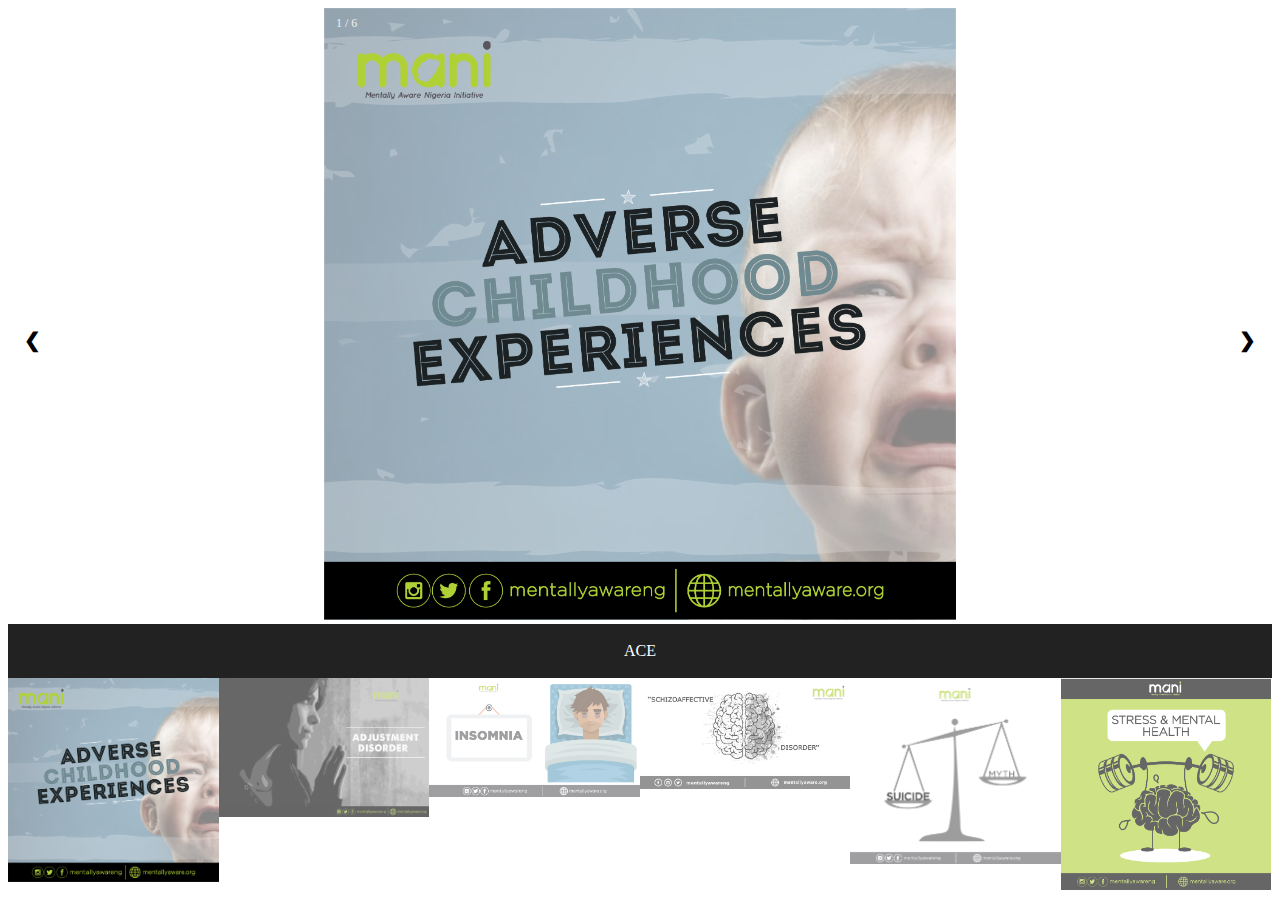
<file: mani.html>
<!DOCTYPE html>

<html>
<head>
    <link rel="stylesheet" href="assets/css/mani.css">
    
</head>
<body>
    <div class="container">
        <!-- Full-width images with number text -->
        <div class="mySlides">
            <div class="numbertext">1 / 6</div>
              <img src="images/mani/ACE.png" style="width:100%">
          </div>

          <div class="mySlides">
            <div class="numbertext">2 / 6</div>
              <img src="images/mani/AD.png" style="width:100%">
          </div>
        
          <div class="mySlides">
            <div class="numbertext">3 / 6</div>
              <img src="images/mani/Insomnia.png" style="width:100%">
          </div>
        
          <div class="mySlides">
            <div class="numbertext">4 / 6</div>
              <img src="images/mani/SD.png" style="width:100%">
          </div>
        
          <div class="mySlides">
            <div class="numbertext">5 / 6</div>
              <img src="images/mani/SM.png" style="width:100%">
          </div>
        
          <div class="mySlides">
            <div class="numbertext">6 / 6</div>
              <img src="images/mani/SMH.png" style="width:100%">
          </div>

                    <!-- Next and previous buttons -->
            <a class="prev" onclick="plusSlides(-1)">&#10094;</a>
            <a class="next" onclick="plusSlides(1)">&#10095;</a>

            <!-- Image text -->
            <div class="caption-container">
                <p id="caption"></p>
            </div>

                        <!-- Thumbnail images -->
            <div class="row">
                <div class="column">
                <img class="demo cursor" src="images/mani/ACE.png" style="width:100%" onclick="currentSlide(1)" alt="ACE">
                </div>
                <div class="column">
                <img class="demo cursor" src="images/mani/AD.png" style="width:100%" onclick="currentSlide(2)" alt="AD">
                </div>
                <div class="column">
                <img class="demo cursor" src="images/mani/Insomnia.png" style="width:100%" onclick="currentSlide(3)" alt="Insomnia">
                </div>
                <div class="column">
                <img class="demo cursor" src="images/mani/SD.png" style="width:100%" onclick="currentSlide(4)" alt="SD">
                </div>
                <div class="column">
                <img class="demo cursor" src="images/mani/SM.png" style="width:100%" onclick="currentSlide(5)" alt="SM">
                </div>
                <div class="column">
                <img class="demo cursor" src="images/mani/SMH.png" style="width:100%" onclick="currentSlide(6)" alt="SMH">
                </div>
            </div>
    </div>

    <script src="assets/js/mani.js"></script>
</body>
    

</html>
</file>
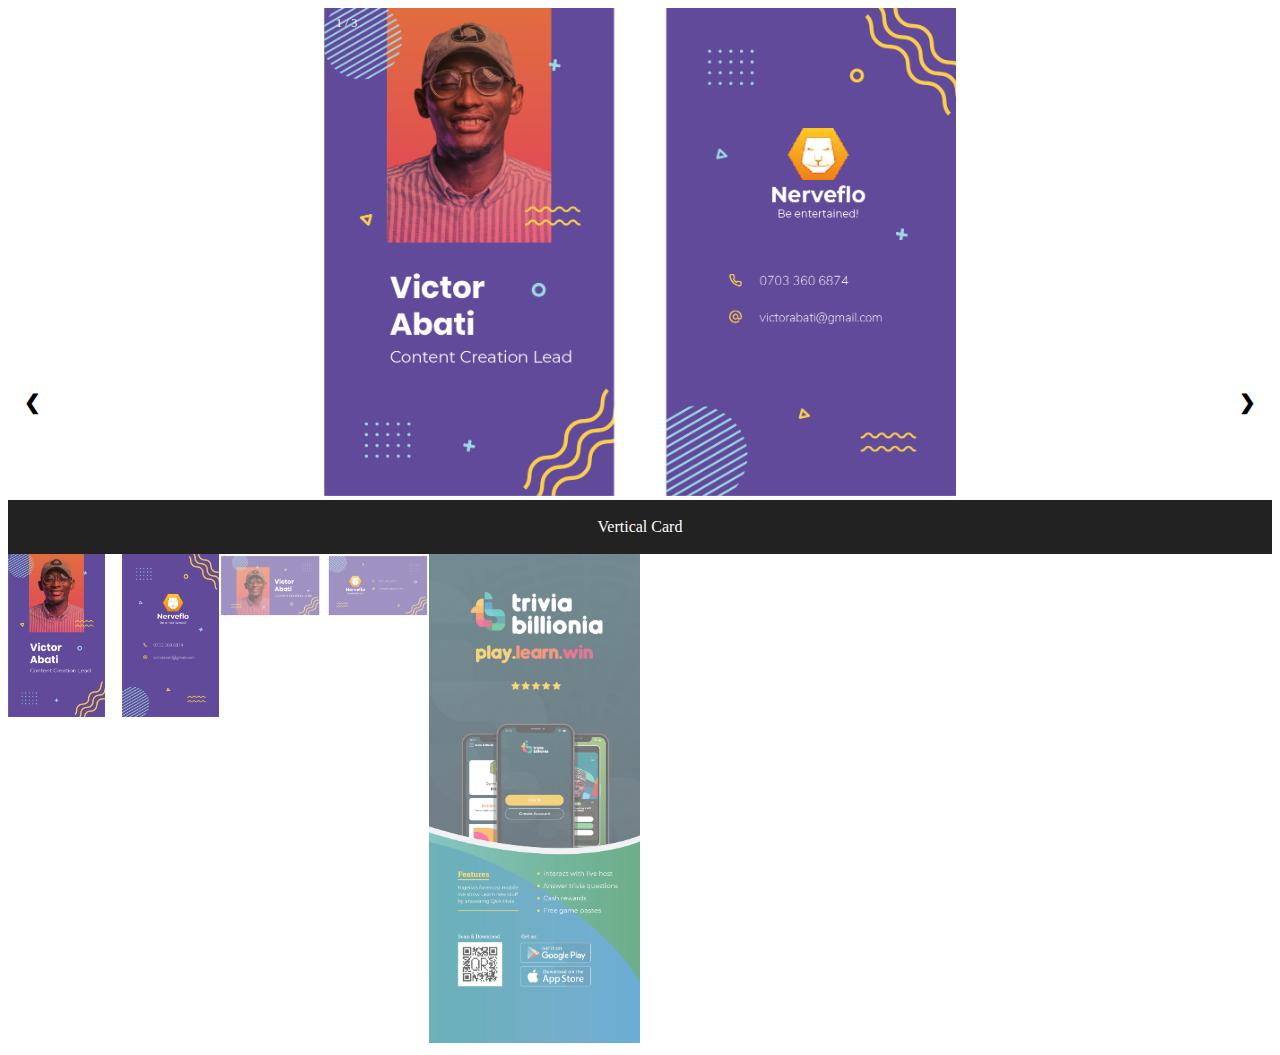
<file: trivia.html>
<!DOCTYPE html>

<html>
<head>
    <link rel="stylesheet" href="assets/css/trivia.css">
    
</head>
<body>
    <div class="container">
        <!-- Full-width images with number text -->
        <div class="mySlides">
            <div class="numbertext">1 / 3</div>
              <img src="images/trivia/Card1.png" style="width:100%">
          </div>

          <div class="mySlides">
            <div class="numbertext">2 / 3</div>
              <img src="images/trivia/Card2.png" style="width:120%">
          </div>
        
          <div class="mySlides">
            <div class="numbertext">3 / 3</div>
              <img src="images/trivia/TriviaBillonia Banner.png" style="width:100%">
          </div>
        
        

                    <!-- Next and previous buttons -->
            <a class="prev" onclick="plusSlides(-1)">&#10094;</a>
            <a class="next" onclick="plusSlides(1)">&#10095;</a>

            <!-- Image text -->
            <div class="caption-container">
                <p id="caption"></p>
            </div>

                        <!-- Thumbnail images -->
            <div class="row">
                <div class="column">
                <img class="demo cursor" src="images/trivia/Card1.png" style="width:100%" onclick="currentSlide(1)" alt="Vertical Card">
                </div>
                <div class="column">
                <img class="demo cursor" src="images/trivia/Card2.png" style="width:100%" onclick="currentSlide(2)" alt="Horizontal Card">
                </div>
                <div class="column">
                <img class="demo cursor" src="images/trivia/TriviaBillonia Banner.png" style="width:100%" onclick="currentSlide(3)" alt="Banner">
                </div>
                
            </div>
    </div>

    <script src="assets/js/trivia.js"></script>
</body>
    

</html>
</file>
<file: assets/css/mani.css>
* {
    box-sizing: border-box;
  }
  
  /* Position the image container (needed to position the left and right arrows) */
  .container {
    position: relative;
    
  }
  
  /* Hide the images by default */
  .mySlides {
    display: none;
    display: block;
    margin-left: auto;
    margin-right: auto;
    width: 50%;
  }
  
  /* Add a pointer when hovering over the thumbnail images */
  .cursor {
    cursor: pointer;
  }
  
  /* Next & previous buttons */
  .prev,
  .next {
    cursor: pointer;
    position: absolute;
    top: 40%;
    width: auto;
    padding: 16px;
    margin-top: -50px;
    color: rgb(0, 0, 0);
    font-weight: bold;
    font-size: 20px;
    border-radius: 0 3px 3px 0;
    user-select: none;
    -webkit-user-select: none;
  }
  
  /* Position the "next button" to the right */
  .next {
    right: 0;
    border-radius: 3px 0 0 3px;
  }
  
  /* On hover, add a black background color with a little bit see-through */
  .prev:hover,
  .next:hover {
    background-color: rgba(15, 154, 209, 0.8);
  }
  
  /* Number text (1/3 etc) */
  .numbertext {
    color: #f2f2f2;
    font-size: 12px;
    padding: 8px 12px;
    position: absolute;
    top: 0;
    
  }
  
  /* Container for image text */
  .caption-container {
    text-align: center;
    background-color: #222;
    padding: 2px 16px;
    color: white;
  }
  
  .row:after {
    content: "";
    display: table;
    clear: both;
  }
  
  /* Six columns side by side */
  .column {
    float: left;
    width: 16.66%;
  }
  
  /* Add a transparency effect for thumnbail images */
  .demo {
    opacity: 0.6;
  }
  
  .active,
  .demo:hover {
    opacity: 1;
  }
</file>
<file: assets/css/trivia.css>
* {
    box-sizing: border-box;
  }
  
  /* Position the image container (needed to position the left and right arrows) */
  .container {
    position: relative;
    
  }
  
  /* Hide the images by default */
  .mySlides {
    display: none;
    display: block;
    margin-left: auto;
    margin-right: auto;
    width: 50%;
  }
  
  /* Add a pointer when hovering over the thumbnail images */
  .cursor {
    cursor: pointer;
  }
  
  /* Next & previous buttons */
  .prev,
  .next {
    cursor: pointer;
    position: absolute;
    top: 40%;
    width: auto;
    padding: 16px;
    margin-top: -50px;
    color: rgb(0, 0, 0);
    font-weight: bold;
    font-size: 20px;
    border-radius: 0 3px 3px 0;
    user-select: none;
    -webkit-user-select: none;
  }
  
  /* Position the "next button" to the right */
  .next {
    right: 0;
    border-radius: 3px 0 0 3px;
  }
  
  /* On hover, add a black background color with a little bit see-through */
  .prev:hover,
  .next:hover {
    background-color: rgba(15, 154, 209, 0.8);
  }
  
  /* Number text (1/3 etc) */
  .numbertext {
    color: #f2f2f2;
    font-size: 12px;
    padding: 8px 12px;
    position: absolute;
    top: 0;
    
  }
  
  /* Container for image text */
  .caption-container {
    text-align: center;
    background-color: #222;
    padding: 2px 16px;
    color: white;
  }
  
  .row:after {
    content: "";
    display: table;
    clear: both;
  }
  
  /* Six columns side by side */
  .column {
    float: left;
    width: 16.66%;
  }
  
  /* Add a transparency effect for thumnbail images */
  .demo {
    opacity: 0.6;
  }
  
  .active,
  .demo:hover {
    opacity: 1;
  }
</file>
<file: assets/css/main.css>
@import url(fontawesome-all.min.css);
@import url("https://fonts.googleapis.com/css?family=Merriweather:300,700,300italic,700italic|Source+Sans+Pro:900");

/*
	Massively by HTML5 UP
	html5up.net | @ajlkn
	Free for personal and commercial use under the CCA 3.0 license (html5up.net/license)
*/

html, body, div, span, applet, object,
iframe, h1, h2, h3, h4, h5, h6, p, blockquote,
pre, a, abbr, acronym, address, big, cite,
code, del, dfn, em, img, ins, kbd, q, s, samp,
small, strike, strong, sub, sup, tt, var, b,
u, i, center, dl, dt, dd, ol, ul, li, fieldset,
form, label, legend, table, caption, tbody,
tfoot, thead, tr, th, td, article, aside,
canvas, details, embed, figure, figcaption,
footer, header, hgroup, menu, nav, output, ruby,
section, summary, time, mark, audio, video {
	margin: 0;
	padding: 0;
	border: 0;
	font-size: 100%;
	font: inherit;
	vertical-align: baseline;}

article, aside, details, figcaption, figure,
footer, header, hgroup, menu, nav, section {
	display: block;}

body {
	line-height: 1;
	font-family: 'Roboto', sans-serif;
}

ol, ul {
	list-style: none;
}

blockquote, q {
	quotes: none;
}

	blockquote:before, blockquote:after, q:before, q:after {
		content: '';
		content: none;
	}

table {
	border-collapse: collapse;
	border-spacing: 0;
}

body {
	-webkit-text-size-adjust: none;
}

mark {
	background-color: transparent;
	color: inherit;
}

input::-moz-focus-inner {
	border: 0;
	padding: 0;
}

input, select, textarea {
	-moz-appearance: none;
	-webkit-appearance: none;
	-ms-appearance: none;
	appearance: none;
}

/* Basic */

	@-ms-viewport {
		width: device-width;
	}

	body {
		-ms-overflow-style: scrollbar;
	}

	@media screen and (max-width: 480px) {

		html, body {
			min-width: 320px;
		}

	}

	html {
		box-sizing: border-box;
	}

	*, *:before, *:after {
		box-sizing: inherit;
	}

	body {
		background-color: #1e252d;
	}

		body.is-preload *, body.is-preload *:before, body.is-preload *:after {
			-moz-animation: none !important;
			-webkit-animation: none !important;
			-ms-animation: none !important;
			animation: none !important;
			-moz-transition: none !important;
			-webkit-transition: none !important;
			-ms-transition: none !important;
			transition: none !important;
		}
		

/* Type */

	html {
		font-size: 16pt;
	}

		@media screen and (max-width: 1680px) {

			html {
				font-size: 12pt;
			}

		}

		@media screen and (max-width: 1280px) {

			html {
				font-size: 11pt;
			}

		}

		@media screen and (max-width: 360px) {

			html {
				font-size: 10pt;
			}

		}

	body {
		color: #212931;
	}

	body, input, select, textarea {
		font-family: 'Roboto', sans-serif;
		font-weight: 300;
		font-size: 1rem;
		line-height: 2.375;
	}

	a {
		-moz-transition: color 0.2s ease-in-out, background-color 0.2s ease-in-out, border-color 0.2s ease-in-out, box-shadow 0.2s ease-in-out;
		-webkit-transition: color 0.2s ease-in-out, background-color 0.2s ease-in-out, border-color 0.2s ease-in-out, box-shadow 0.2s ease-in-out;
		-ms-transition: color 0.2s ease-in-out, background-color 0.2s ease-in-out, border-color 0.2s ease-in-out, box-shadow 0.2s ease-in-out;
		transition: color 0.2s ease-in-out, background-color 0.2s ease-in-out, border-color 0.2s ease-in-out, box-shadow 0.2s ease-in-out;
		border-bottom: dotted 1px;
		text-decoration: none;
	}

		a:hover {
			border-bottom-color: transparent;
		}

	strong, b {
		font-weight: 600;
	}

	em, i {
		font-style: italic;
	}

	p {
		text-align: justify;
		margin: 0 0 2rem 0;
	}

	h1, h2, h3, h4, h5, h6 {
		font-family: "Source Sans Pro", Helvetica, sans-serif;
		font-weight: 900;
		line-height: 1.5;
		letter-spacing: 0.075em;
		text-transform: uppercase;
		margin: 0 0 1rem 0;
	}

		h1 a, h2 a, h3 a, h4 a, h5 a, h6 a {
			border-bottom: 0;
			color: inherit;
			text-decoration: none;
		}

	h1 {
		font-size: 4rem;
		line-height: 1.1;
		margin: 0 0 2rem 0;
	}

	h2 {
		font-size: 1.75rem;
		line-height: 1.3;
		margin: 0 0 1.5rem 0;
	}

	h3 {
		font-size: 1.25rem;
		margin: 0 0 1.5rem 0;
	}

	h4 {
		font-size: 1rem;
	}

	h5 {
		font-size: 0.9rem;
	}

	h6 {
		font-size: 0.8rem;
	}

	sub {
		font-size: 0.8rem;
		position: relative;
		top: 0.5rem;
	}

	sup {
		font-size: 0.8rem;
		position: relative;
		top: -0.5rem;
	}

	blockquote {
		border-left: solid 4px;
		font-style: italic;
		margin: 0 0 2rem 0;
		padding: 0.5rem 0 0.5rem 2rem;
	}

	code {
		border: solid 2px;
		font-family: "Courier New", monospace;
		font-size: 0.9rem;
		margin: 0 0.25rem;
		padding: 0.25rem 0.65rem;
	}

	pre {
		-webkit-overflow-scrolling: touch;
		font-family: "Courier New", monospace;
		font-size: 0.9rem;
		margin: 0 0 2rem 0;
	}

		pre code {
			display: block;
			line-height: 1.75;
			padding: 1rem 1.5rem;
			overflow-x: auto;
		}

	hr {
		border: 0;
		border-bottom: solid 2px;
		margin: 3rem 0;
	}

		hr.major {
			margin: 5rem 0;
		}

	.align-left {
		text-align: left;
	}

	.align-center {
		text-align: center;
	}

	.align-right {
		text-align: right;
	}

	input, select, textarea {
		color: #212931;
	}

	a {
		color: #212931;
		border-bottom-color: rgba(33, 41, 49, 0.5);
	}

		a:hover {
			border-bottom-color: transparent;
			color: #18bfef !important;
		}

	strong, b {
		color: #212931;
	}

	h1, h2, h3, h4, h5, h6 {
		color: #212931;
	}

	blockquote {
		border-left-color: #eeeeee;
	}

	code {
		background: rgba(220, 220, 220, 0.25);
		border-color: #eeeeee;
	}

	hr {
		border-bottom-color: #eeeeee;
	}

/* Row */

	.row {
		display: flex;
		flex-wrap: wrap;
		box-sizing: border-box;
		align-items: stretch;
	}

		.row > * {
			box-sizing: border-box;
		}

		.row.gtr-uniform > * > :last-child {
			margin-bottom: 0;
		}

		.row.aln-left {
			justify-content: flex-start;
		}

		.row.aln-center {
			justify-content: center;
		}

		.row.aln-right {
			justify-content: flex-end;
		}

		.row.aln-top {
			align-items: flex-start;
		}

		.row.aln-middle {
			align-items: center;
		}

		.row.aln-bottom {
			align-items: flex-end;
		}

		.row > .imp {
			order: -1;
		}

		.row > .col-1 {
			width: 8.33333%;
		}

		.row > .off-1 {
			margin-left: 8.33333%;
		}

		.row > .col-2 {
			width: 16.66667%;
		}

		.row > .off-2 {
			margin-left: 16.66667%;
		}

		.row > .col-3 {
			width: 25%;
		}

		.row > .off-3 {
			margin-left: 25%;
		}

		.row > .col-4 {
			width: 33.33333%;
		}

		.row > .off-4 {
			margin-left: 33.33333%;
		}

		.row > .col-5 {
			width: 41.66667%;
		}

		.row > .off-5 {
			margin-left: 41.66667%;
		}

		.row > .col-6 {
			width: 50%;
		}

		.row > .off-6 {
			margin-left: 50%;
		}

		.row > .col-7 {
			width: 58.33333%;
		}

		.row > .off-7 {
			margin-left: 58.33333%;
		}

		.row > .col-8 {
			width: 66.66667%;
		}

		.row > .off-8 {
			margin-left: 66.66667%;
		}

		.row > .col-9 {
			width: 75%;
		}

		.row > .off-9 {
			margin-left: 75%;
		}

		.row > .col-10 {
			width: 83.33333%;
		}

		.row > .off-10 {
			margin-left: 83.33333%;
		}

		.row > .col-11 {
			width: 91.66667%;
		}

		.row > .off-11 {
			margin-left: 91.66667%;
		}

		.row > .col-12 {
			width: 100%;
		}

		.row > .off-12 {
			margin-left: 100%;
		}

		.row.gtr-0 {
			margin-top: 0;
			margin-left: 0rem;
		}

			.row.gtr-0 > * {
				padding: 0 0 0 0rem;
			}

			.row.gtr-0.gtr-uniform {
				margin-top: 0rem;
			}

				.row.gtr-0.gtr-uniform > * {
					padding-top: 0rem;
				}

		.row.gtr-25 {
			margin-top: 0;
			margin-left: -0.375rem;
		}

			.row.gtr-25 > * {
				padding: 0 0 0 0.375rem;
			}

			.row.gtr-25.gtr-uniform {
				margin-top: -0.375rem;
			}

				.row.gtr-25.gtr-uniform > * {
					padding-top: 0.375rem;
				}

		.row.gtr-50 {
			margin-top: 0;
			margin-left: -0.75rem;
		}

			.row.gtr-50 > * {
				padding: 0 0 0 0.75rem;
			}

			.row.gtr-50.gtr-uniform {
				margin-top: -0.75rem;
			}

				.row.gtr-50.gtr-uniform > * {
					padding-top: 0.75rem;
				}

		.row {
			margin-top: 0;
			margin-left: -1.5rem;
		}

			.row > * {
				padding: 0 0 0 1.5rem;
			}

			.row.gtr-uniform {
				margin-top: -1.5rem;
			}

				.row.gtr-uniform > * {
					padding-top: 1.5rem;
				}

		.row.gtr-150 {
			margin-top: 0;
			margin-left: -2.25rem;
		}

			.row.gtr-150 > * {
				padding: 0 0 0 2.25rem;
			}

			.row.gtr-150.gtr-uniform {
				margin-top: -2.25rem;
			}

				.row.gtr-150.gtr-uniform > * {
					padding-top: 2.25rem;
				}

		.row.gtr-200 {
			margin-top: 0;
			margin-left: -3rem;
		}

			.row.gtr-200 > * {
				padding: 0 0 0 3rem;
			}

			.row.gtr-200.gtr-uniform {
				margin-top: -3rem;
			}

				.row.gtr-200.gtr-uniform > * {
					padding-top: 3rem;
				}

		@media screen and (max-width: 1680px) {

			.row {
				display: flex;
				flex-wrap: wrap;
				box-sizing: border-box;
				align-items: stretch;
			}

				.row > * {
					box-sizing: border-box;
				}

				.row.gtr-uniform > * > :last-child {
					margin-bottom: 0;
				}

				.row.aln-left {
					justify-content: flex-start;
				}

				.row.aln-center {
					justify-content: center;
				}

				.row.aln-right {
					justify-content: flex-end;
				}

				.row.aln-top {
					align-items: flex-start;
				}

				.row.aln-middle {
					align-items: center;
				}

				.row.aln-bottom {
					align-items: flex-end;
				}

				.row > .imp-xlarge {
					order: -1;
				}

				.row > .col-1-xlarge {
					width: 8.33333%;
				}

				.row > .off-1-xlarge {
					margin-left: 8.33333%;
				}

				.row > .col-2-xlarge {
					width: 16.66667%;
				}

				.row > .off-2-xlarge {
					margin-left: 16.66667%;
				}

				.row > .col-3-xlarge {
					width: 25%;
				}

				.row > .off-3-xlarge {
					margin-left: 25%;
				}

				.row > .col-4-xlarge {
					width: 33.33333%;
				}

				.row > .off-4-xlarge {
					margin-left: 33.33333%;
				}

				.row > .col-5-xlarge {
					width: 41.66667%;
				}

				.row > .off-5-xlarge {
					margin-left: 41.66667%;
				}

				.row > .col-6-xlarge {
					width: 50%;
				}

				.row > .off-6-xlarge {
					margin-left: 50%;
				}

				.row > .col-7-xlarge {
					width: 58.33333%;
				}

				.row > .off-7-xlarge {
					margin-left: 58.33333%;
				}

				.row > .col-8-xlarge {
					width: 66.66667%;
				}

				.row > .off-8-xlarge {
					margin-left: 66.66667%;
				}

				.row > .col-9-xlarge {
					width: 75%;
				}

				.row > .off-9-xlarge {
					margin-left: 75%;
				}

				.row > .col-10-xlarge {
					width: 83.33333%;
				}

				.row > .off-10-xlarge {
					margin-left: 83.33333%;
				}

				.row > .col-11-xlarge {
					width: 91.66667%;
				}

				.row > .off-11-xlarge {
					margin-left: 91.66667%;
				}

				.row > .col-12-xlarge {
					width: 100%;
				}

				.row > .off-12-xlarge {
					margin-left: 100%;
				}

				.row.gtr-0 {
					margin-top: 0;
					margin-left: 0rem;
				}

					.row.gtr-0 > * {
						padding: 0 0 0 0rem;
					}

					.row.gtr-0.gtr-uniform {
						margin-top: 0rem;
					}

						.row.gtr-0.gtr-uniform > * {
							padding-top: 0rem;
						}

				.row.gtr-25 {
					margin-top: 0;
					margin-left: -0.375rem;
				}

					.row.gtr-25 > * {
						padding: 0 0 0 0.375rem;
					}

					.row.gtr-25.gtr-uniform {
						margin-top: -0.375rem;
					}

						.row.gtr-25.gtr-uniform > * {
							padding-top: 0.375rem;
						}

				.row.gtr-50 {
					margin-top: 0;
					margin-left: -0.75rem;
				}

					.row.gtr-50 > * {
						padding: 0 0 0 0.75rem;
					}

					.row.gtr-50.gtr-uniform {
						margin-top: -0.75rem;
					}

						.row.gtr-50.gtr-uniform > * {
							padding-top: 0.75rem;
						}

				.row {
					margin-top: 0;
					margin-left: -1.5rem;
				}

					.row > * {
						padding: 0 0 0 1.5rem;
					}

					.row.gtr-uniform {
						margin-top: -1.5rem;
					}

						.row.gtr-uniform > * {
							padding-top: 1.5rem;
						}

				.row.gtr-150 {
					margin-top: 0;
					margin-left: -2.25rem;
				}

					.row.gtr-150 > * {
						padding: 0 0 0 2.25rem;
					}

					.row.gtr-150.gtr-uniform {
						margin-top: -2.25rem;
					}

						.row.gtr-150.gtr-uniform > * {
							padding-top: 2.25rem;
						}

				.row.gtr-200 {
					margin-top: 0;
					margin-left: -3rem;
				}

					.row.gtr-200 > * {
						padding: 0 0 0 3rem;
					}

					.row.gtr-200.gtr-uniform {
						margin-top: -3rem;
					}

						.row.gtr-200.gtr-uniform > * {
							padding-top: 3rem;
						}

		}

		@media screen and (max-width: 1280px) {

			.row {
				display: flex;
				flex-wrap: wrap;
				box-sizing: border-box;
				align-items: stretch;
			}

				.row > * {
					box-sizing: border-box;
				}

				.row.gtr-uniform > * > :last-child {
					margin-bottom: 0;
				}

				.row.aln-left {
					justify-content: flex-start;
				}

				.row.aln-center {
					justify-content: center;
				}

				.row.aln-right {
					justify-content: flex-end;
				}

				.row.aln-top {
					align-items: flex-start;
				}

				.row.aln-middle {
					align-items: center;
				}

				.row.aln-bottom {
					align-items: flex-end;
				}

				.row > .imp-large {
					order: -1;
				}

				.row > .col-1-large {
					width: 8.33333%;
				}

				.row > .off-1-large {
					margin-left: 8.33333%;
				}

				.row > .col-2-large {
					width: 16.66667%;
				}

				.row > .off-2-large {
					margin-left: 16.66667%;
				}

				.row > .col-3-large {
					width: 25%;
				}

				.row > .off-3-large {
					margin-left: 25%;
				}

				.row > .col-4-large {
					width: 33.33333%;
				}

				.row > .off-4-large {
					margin-left: 33.33333%;
				}

				.row > .col-5-large {
					width: 41.66667%;
				}

				.row > .off-5-large {
					margin-left: 41.66667%;
				}

				.row > .col-6-large {
					width: 50%;
				}

				.row > .off-6-large {
					margin-left: 50%;
				}

				.row > .col-7-large {
					width: 58.33333%;
				}

				.row > .off-7-large {
					margin-left: 58.33333%;
				}

				.row > .col-8-large {
					width: 66.66667%;
				}

				.row > .off-8-large {
					margin-left: 66.66667%;
				}

				.row > .col-9-large {
					width: 75%;
				}

				.row > .off-9-large {
					margin-left: 75%;
				}

				.row > .col-10-large {
					width: 83.33333%;
				}

				.row > .off-10-large {
					margin-left: 83.33333%;
				}

				.row > .col-11-large {
					width: 91.66667%;
				}

				.row > .off-11-large {
					margin-left: 91.66667%;
				}

				.row > .col-12-large {
					width: 100%;
				}

				.row > .off-12-large {
					margin-left: 100%;
				}

				.row.gtr-0 {
					margin-top: 0;
					margin-left: 0rem;
				}

					.row.gtr-0 > * {
						padding: 0 0 0 0rem;
					}

					.row.gtr-0.gtr-uniform {
						margin-top: 0rem;
					}

						.row.gtr-0.gtr-uniform > * {
							padding-top: 0rem;
						}

				.row.gtr-25 {
					margin-top: 0;
					margin-left: -0.375rem;
				}

					.row.gtr-25 > * {
						padding: 0 0 0 0.375rem;
					}

					.row.gtr-25.gtr-uniform {
						margin-top: -0.375rem;
					}

						.row.gtr-25.gtr-uniform > * {
							padding-top: 0.375rem;
						}

				.row.gtr-50 {
					margin-top: 0;
					margin-left: -0.75rem;
				}

					.row.gtr-50 > * {
						padding: 0 0 0 0.75rem;
					}

					.row.gtr-50.gtr-uniform {
						margin-top: -0.75rem;
					}

						.row.gtr-50.gtr-uniform > * {
							padding-top: 0.75rem;
						}

				.row {
					margin-top: 0;
					margin-left: -1.5rem;
				}

					.row > * {
						padding: 0 0 0 1.5rem;
					}

					.row.gtr-uniform {
						margin-top: -1.5rem;
					}

						.row.gtr-uniform > * {
							padding-top: 1.5rem;
						}

				.row.gtr-150 {
					margin-top: 0;
					margin-left: -2.25rem;
				}

					.row.gtr-150 > * {
						padding: 0 0 0 2.25rem;
					}

					.row.gtr-150.gtr-uniform {
						margin-top: -2.25rem;
					}

						.row.gtr-150.gtr-uniform > * {
							padding-top: 2.25rem;
						}

				.row.gtr-200 {
					margin-top: 0;
					margin-left: -3rem;
				}

					.row.gtr-200 > * {
						padding: 0 0 0 3rem;
					}

					.row.gtr-200.gtr-uniform {
						margin-top: -3rem;
					}

						.row.gtr-200.gtr-uniform > * {
							padding-top: 3rem;
						}

		}

		@media screen and (max-width: 980px) {

			.row {
				display: flex;
				flex-wrap: wrap;
				box-sizing: border-box;
				align-items: stretch;
			}

				.row > * {
					box-sizing: border-box;
				}

				.row.gtr-uniform > * > :last-child {
					margin-bottom: 0;
				}

				.row.aln-left {
					justify-content: flex-start;
				}

				.row.aln-center {
					justify-content: center;
				}

				.row.aln-right {
					justify-content: flex-end;
				}

				.row.aln-top {
					align-items: flex-start;
				}

				.row.aln-middle {
					align-items: center;
				}

				.row.aln-bottom {
					align-items: flex-end;
				}

				.row > .imp-medium {
					order: -1;
				}

				.row > .col-1-medium {
					width: 8.33333%;
				}

				.row > .off-1-medium {
					margin-left: 8.33333%;
				}

				.row > .col-2-medium {
					width: 16.66667%;
				}

				.row > .off-2-medium {
					margin-left: 16.66667%;
				}

				.row > .col-3-medium {
					width: 25%;
				}

				.row > .off-3-medium {
					margin-left: 25%;
				}

				.row > .col-4-medium {
					width: 33.33333%;
				}

				.row > .off-4-medium {
					margin-left: 33.33333%;
				}

				.row > .col-5-medium {
					width: 41.66667%;
				}

				.row > .off-5-medium {
					margin-left: 41.66667%;
				}

				.row > .col-6-medium {
					width: 50%;
				}

				.row > .off-6-medium {
					margin-left: 50%;
				}

				.row > .col-7-medium {
					width: 58.33333%;
				}

				.row > .off-7-medium {
					margin-left: 58.33333%;
				}

				.row > .col-8-medium {
					width: 66.66667%;
				}

				.row > .off-8-medium {
					margin-left: 66.66667%;
				}

				.row > .col-9-medium {
					width: 75%;
				}

				.row > .off-9-medium {
					margin-left: 75%;
				}

				.row > .col-10-medium {
					width: 83.33333%;
				}

				.row > .off-10-medium {
					margin-left: 83.33333%;
				}

				.row > .col-11-medium {
					width: 91.66667%;
				}

				.row > .off-11-medium {
					margin-left: 91.66667%;
				}

				.row > .col-12-medium {
					width: 100%;
				}

				.row > .off-12-medium {
					margin-left: 100%;
				}

				.row.gtr-0 {
					margin-top: 0;
					margin-left: 0rem;
				}

					.row.gtr-0 > * {
						padding: 0 0 0 0rem;
					}

					.row.gtr-0.gtr-uniform {
						margin-top: 0rem;
					}

						.row.gtr-0.gtr-uniform > * {
							padding-top: 0rem;
						}

				.row.gtr-25 {
					margin-top: 0;
					margin-left: -0.375rem;
				}

					.row.gtr-25 > * {
						padding: 0 0 0 0.375rem;
					}

					.row.gtr-25.gtr-uniform {
						margin-top: -0.375rem;
					}

						.row.gtr-25.gtr-uniform > * {
							padding-top: 0.375rem;
						}

				.row.gtr-50 {
					margin-top: 0;
					margin-left: -0.75rem;
				}

					.row.gtr-50 > * {
						padding: 0 0 0 0.75rem;
					}

					.row.gtr-50.gtr-uniform {
						margin-top: -0.75rem;
					}

						.row.gtr-50.gtr-uniform > * {
							padding-top: 0.75rem;
						}

				.row {
					margin-top: 0;
					margin-left: -1.5rem;
				}

					.row > * {
						padding: 0 0 0 1.5rem;
					}

					.row.gtr-uniform {
						margin-top: -1.5rem;
					}

						.row.gtr-uniform > * {
							padding-top: 1.5rem;
						}

				.row.gtr-150 {
					margin-top: 0;
					margin-left: -2.25rem;
				}

					.row.gtr-150 > * {
						padding: 0 0 0 2.25rem;
					}

					.row.gtr-150.gtr-uniform {
						margin-top: -2.25rem;
					}

						.row.gtr-150.gtr-uniform > * {
							padding-top: 2.25rem;
						}

				.row.gtr-200 {
					margin-top: 0;
					margin-left: -3rem;
				}

					.row.gtr-200 > * {
						padding: 0 0 0 3rem;
					}

					.row.gtr-200.gtr-uniform {
						margin-top: -3rem;
					}

						.row.gtr-200.gtr-uniform > * {
							padding-top: 3rem;
						}

		}

		@media screen and (max-width: 736px) {

			.row {
				display: flex;
				flex-wrap: wrap;
				box-sizing: border-box;
				align-items: stretch;
			}

				.row > * {
					box-sizing: border-box;
				}

				.row.gtr-uniform > * > :last-child {
					margin-bottom: 0;
				}

				.row.aln-left {
					justify-content: flex-start;
				}

				.row.aln-center {
					justify-content: center;
				}

				.row.aln-right {
					justify-content: flex-end;
				}

				.row.aln-top {
					align-items: flex-start;
				}

				.row.aln-middle {
					align-items: center;
				}

				.row.aln-bottom {
					align-items: flex-end;
				}

				.row > .imp-small {
					order: -1;
				}

				.row > .col-1-small {
					width: 8.33333%;
				}

				.row > .off-1-small {
					margin-left: 8.33333%;
				}

				.row > .col-2-small {
					width: 16.66667%;
				}

				.row > .off-2-small {
					margin-left: 16.66667%;
				}

				.row > .col-3-small {
					width: 25%;
				}

				.row > .off-3-small {
					margin-left: 25%;
				}

				.row > .col-4-small {
					width: 33.33333%;
				}

				.row > .off-4-small {
					margin-left: 33.33333%;
				}

				.row > .col-5-small {
					width: 41.66667%;
				}

				.row > .off-5-small {
					margin-left: 41.66667%;
				}

				.row > .col-6-small {
					width: 50%;
				}

				.row > .off-6-small {
					margin-left: 50%;
				}

				.row > .col-7-small {
					width: 58.33333%;
				}

				.row > .off-7-small {
					margin-left: 58.33333%;
				}

				.row > .col-8-small {
					width: 66.66667%;
				}

				.row > .off-8-small {
					margin-left: 66.66667%;
				}

				.row > .col-9-small {
					width: 75%;
				}

				.row > .off-9-small {
					margin-left: 75%;
				}

				.row > .col-10-small {
					width: 83.33333%;
				}

				.row > .off-10-small {
					margin-left: 83.33333%;
				}

				.row > .col-11-small {
					width: 91.66667%;
				}

				.row > .off-11-small {
					margin-left: 91.66667%;
				}

				.row > .col-12-small {
					width: 100%;
				}

				.row > .off-12-small {
					margin-left: 100%;
				}

				.row.gtr-0 {
					margin-top: 0;
					margin-left: 0rem;
				}

					.row.gtr-0 > * {
						padding: 0 0 0 0rem;
					}

					.row.gtr-0.gtr-uniform {
						margin-top: 0rem;
					}

						.row.gtr-0.gtr-uniform > * {
							padding-top: 0rem;
						}

				.row.gtr-25 {
					margin-top: 0;
					margin-left: -0.375rem;
				}

					.row.gtr-25 > * {
						padding: 0 0 0 0.375rem;
					}

					.row.gtr-25.gtr-uniform {
						margin-top: -0.375rem;
					}

						.row.gtr-25.gtr-uniform > * {
							padding-top: 0.375rem;
						}

				.row.gtr-50 {
					margin-top: 0;
					margin-left: -0.75rem;
				}

					.row.gtr-50 > * {
						padding: 0 0 0 0.75rem;
					}

					.row.gtr-50.gtr-uniform {
						margin-top: -0.75rem;
					}

						.row.gtr-50.gtr-uniform > * {
							padding-top: 0.75rem;
						}

				.row {
					margin-top: 0;
					margin-left: -1.5rem;
				}

					.row > * {
						padding: 0 0 0 1.5rem;
					}

					.row.gtr-uniform {
						margin-top: -1.5rem;
					}

						.row.gtr-uniform > * {
							padding-top: 1.5rem;
						}

				.row.gtr-150 {
					margin-top: 0;
					margin-left: -2.25rem;
				}

					.row.gtr-150 > * {
						padding: 0 0 0 2.25rem;
					}

					.row.gtr-150.gtr-uniform {
						margin-top: -2.25rem;
					}

						.row.gtr-150.gtr-uniform > * {
							padding-top: 2.25rem;
						}

				.row.gtr-200 {
					margin-top: 0;
					margin-left: -3rem;
				}

					.row.gtr-200 > * {
						padding: 0 0 0 3rem;
					}

					.row.gtr-200.gtr-uniform {
						margin-top: -3rem;
					}

						.row.gtr-200.gtr-uniform > * {
							padding-top: 3rem;
						}

		}

		@media screen and (max-width: 480px) {

			.row {
				display: flex;
				flex-wrap: wrap;
				box-sizing: border-box;
				align-items: stretch;
			}

				.row > * {
					box-sizing: border-box;
				}

				.row.gtr-uniform > * > :last-child {
					margin-bottom: 0;
				}

				.row.aln-left {
					justify-content: flex-start;
				}

				.row.aln-center {
					justify-content: center;
				}

				.row.aln-right {
					justify-content: flex-end;
				}

				.row.aln-top {
					align-items: flex-start;
				}

				.row.aln-middle {
					align-items: center;
				}

				.row.aln-bottom {
					align-items: flex-end;
				}

				.row > .imp-xsmall {
					order: -1;
				}

				.row > .col-1-xsmall {
					width: 8.33333%;
				}

				.row > .off-1-xsmall {
					margin-left: 8.33333%;
				}

				.row > .col-2-xsmall {
					width: 16.66667%;
				}

				.row > .off-2-xsmall {
					margin-left: 16.66667%;
				}

				.row > .col-3-xsmall {
					width: 25%;
				}

				.row > .off-3-xsmall {
					margin-left: 25%;
				}

				.row > .col-4-xsmall {
					width: 33.33333%;
				}

				.row > .off-4-xsmall {
					margin-left: 33.33333%;
				}

				.row > .col-5-xsmall {
					width: 41.66667%;
				}

				.row > .off-5-xsmall {
					margin-left: 41.66667%;
				}

				.row > .col-6-xsmall {
					width: 50%;
				}

				.row > .off-6-xsmall {
					margin-left: 50%;
				}

				.row > .col-7-xsmall {
					width: 58.33333%;
				}

				.row > .off-7-xsmall {
					margin-left: 58.33333%;
				}

				.row > .col-8-xsmall {
					width: 66.66667%;
				}

				.row > .off-8-xsmall {
					margin-left: 66.66667%;
				}

				.row > .col-9-xsmall {
					width: 75%;
				}

				.row > .off-9-xsmall {
					margin-left: 75%;
				}

				.row > .col-10-xsmall {
					width: 83.33333%;
				}

				.row > .off-10-xsmall {
					margin-left: 83.33333%;
				}

				.row > .col-11-xsmall {
					width: 91.66667%;
				}

				.row > .off-11-xsmall {
					margin-left: 91.66667%;
				}

				.row > .col-12-xsmall {
					width: 100%;
				}

				.row > .off-12-xsmall {
					margin-left: 100%;
				}

				.row.gtr-0 {
					margin-top: 0;
					margin-left: 0rem;
				}

					.row.gtr-0 > * {
						padding: 0 0 0 0rem;
					}

					.row.gtr-0.gtr-uniform {
						margin-top: 0rem;
					}

						.row.gtr-0.gtr-uniform > * {
							padding-top: 0rem;
						}

				.row.gtr-25 {
					margin-top: 0;
					margin-left: -0.375rem;
				}

					.row.gtr-25 > * {
						padding: 0 0 0 0.375rem;
					}

					.row.gtr-25.gtr-uniform {
						margin-top: -0.375rem;
					}

						.row.gtr-25.gtr-uniform > * {
							padding-top: 0.375rem;
						}

				.row.gtr-50 {
					margin-top: 0;
					margin-left: -0.75rem;
				}

					.row.gtr-50 > * {
						padding: 0 0 0 0.75rem;
					}

					.row.gtr-50.gtr-uniform {
						margin-top: -0.75rem;
					}

						.row.gtr-50.gtr-uniform > * {
							padding-top: 0.75rem;
						}

				.row {
					margin-top: 0;
					margin-left: -1.5rem;
				}

					.row > * {
						padding: 0 0 0 1.5rem;
					}

					.row.gtr-uniform {
						margin-top: -1.5rem;
					}

						.row.gtr-uniform > * {
							padding-top: 1.5rem;
						}

				.row.gtr-150 {
					margin-top: 0;
					margin-left: -2.25rem;
				}

					.row.gtr-150 > * {
						padding: 0 0 0 2.25rem;
					}

					.row.gtr-150.gtr-uniform {
						margin-top: -2.25rem;
					}

						.row.gtr-150.gtr-uniform > * {
							padding-top: 2.25rem;
						}

				.row.gtr-200 {
					margin-top: 0;
					margin-left: -3rem;
				}

					.row.gtr-200 > * {
						padding: 0 0 0 3rem;
					}

					.row.gtr-200.gtr-uniform {
						margin-top: -3rem;
					}

						.row.gtr-200.gtr-uniform > * {
							padding-top: 3rem;
						}

		}

		@media screen and (max-width: 360px) {

			.row {
				display: flex;
				flex-wrap: wrap;
				box-sizing: border-box;
				align-items: stretch;
			}

				.row > * {
					box-sizing: border-box;
				}

				.row.gtr-uniform > * > :last-child {
					margin-bottom: 0;
				}

				.row.aln-left {
					justify-content: flex-start;
				}

				.row.aln-center {
					justify-content: center;
				}

				.row.aln-right {
					justify-content: flex-end;
				}

				.row.aln-top {
					align-items: flex-start;
				}

				.row.aln-middle {
					align-items: center;
				}

				.row.aln-bottom {
					align-items: flex-end;
				}

				.row > .imp-xxsmall {
					order: -1;
				}

				.row > .col-1-xxsmall {
					width: 8.33333%;
				}

				.row > .off-1-xxsmall {
					margin-left: 8.33333%;
				}

				.row > .col-2-xxsmall {
					width: 16.66667%;
				}

				.row > .off-2-xxsmall {
					margin-left: 16.66667%;
				}

				.row > .col-3-xxsmall {
					width: 25%;
				}

				.row > .off-3-xxsmall {
					margin-left: 25%;
				}

				.row > .col-4-xxsmall {
					width: 33.33333%;
				}

				.row > .off-4-xxsmall {
					margin-left: 33.33333%;
				}

				.row > .col-5-xxsmall {
					width: 41.66667%;
				}

				.row > .off-5-xxsmall {
					margin-left: 41.66667%;
				}

				.row > .col-6-xxsmall {
					width: 50%;
				}

				.row > .off-6-xxsmall {
					margin-left: 50%;
				}

				.row > .col-7-xxsmall {
					width: 58.33333%;
				}

				.row > .off-7-xxsmall {
					margin-left: 58.33333%;
				}

				.row > .col-8-xxsmall {
					width: 66.66667%;
				}

				.row > .off-8-xxsmall {
					margin-left: 66.66667%;
				}

				.row > .col-9-xxsmall {
					width: 75%;
				}

				.row > .off-9-xxsmall {
					margin-left: 75%;
				}

				.row > .col-10-xxsmall {
					width: 83.33333%;
				}

				.row > .off-10-xxsmall {
					margin-left: 83.33333%;
				}

				.row > .col-11-xxsmall {
					width: 91.66667%;
				}

				.row > .off-11-xxsmall {
					margin-left: 91.66667%;
				}

				.row > .col-12-xxsmall {
					width: 100%;
				}

				.row > .off-12-xxsmall {
					margin-left: 100%;
				}

				.row.gtr-0 {
					margin-top: 0;
					margin-left: 0rem;
				}

					.row.gtr-0 > * {
						padding: 0 0 0 0rem;
					}

					.row.gtr-0.gtr-uniform {
						margin-top: 0rem;
					}

						.row.gtr-0.gtr-uniform > * {
							padding-top: 0rem;
						}

				.row.gtr-25 {
					margin-top: 0;
					margin-left: -0.375rem;
				}

					.row.gtr-25 > * {
						padding: 0 0 0 0.375rem;
					}

					.row.gtr-25.gtr-uniform {
						margin-top: -0.375rem;
					}

						.row.gtr-25.gtr-uniform > * {
							padding-top: 0.375rem;
						}

				.row.gtr-50 {
					margin-top: 0;
					margin-left: -0.75rem;
				}

					.row.gtr-50 > * {
						padding: 0 0 0 0.75rem;
					}

					.row.gtr-50.gtr-uniform {
						margin-top: -0.75rem;
					}

						.row.gtr-50.gtr-uniform > * {
							padding-top: 0.75rem;
						}

				.row {
					margin-top: 0;
					margin-left: -1.5rem;
				}

					.row > * {
						padding: 0 0 0 1.5rem;
					}

					.row.gtr-uniform {
						margin-top: -1.5rem;
					}

						.row.gtr-uniform > * {
							padding-top: 1.5rem;
						}

				.row.gtr-150 {
					margin-top: 0;
					margin-left: -2.25rem;
				}

					.row.gtr-150 > * {
						padding: 0 0 0 2.25rem;
					}

					.row.gtr-150.gtr-uniform {
						margin-top: -2.25rem;
					}

						.row.gtr-150.gtr-uniform > * {
							padding-top: 2.25rem;
						}

				.row.gtr-200 {
					margin-top: 0;
					margin-left: -3rem;
				}

					.row.gtr-200 > * {
						padding: 0 0 0 3rem;
					}

					.row.gtr-200.gtr-uniform {
						margin-top: -3rem;
					}

						.row.gtr-200.gtr-uniform > * {
							padding-top: 3rem;
						}

		}

/* Box */

	.box {
		border: solid 2px;
		margin-bottom: 2rem;
		padding: 1.5rem;
	}

		.box > :last-child,
		.box > :last-child > :last-child,
		.box > :last-child > :last-child > :last-child {
			margin-bottom: 0;
		}

		.box.alt {
			border: 0;
			border-radius: 0;
			padding: 0;
		}

	.box {
		border-color: #eeeeee;
	}

/* Button */

	input[type="submit"],
	input[type="reset"],
	input[type="button"],
	button,
	.button {
		-moz-appearance: none;
		-webkit-appearance: none;
		-ms-appearance: none;
		appearance: none;
		-moz-transition: background-color 0.2s ease-in-out, box-shadow 0.2s ease-in-out, color 0.2s ease-in-out;
		-webkit-transition: background-color 0.2s ease-in-out, box-shadow 0.2s ease-in-out, color 0.2s ease-in-out;
		-ms-transition: background-color 0.2s ease-in-out, box-shadow 0.2s ease-in-out, color 0.2s ease-in-out;
		transition: background-color 0.2s ease-in-out, box-shadow 0.2s ease-in-out, color 0.2s ease-in-out;
		border: 0;
		border-radius: 0;
		cursor: pointer;
		display: inline-block;
		font-family: "Source Sans Pro", Helvetica, sans-serif;
		font-size: 0.8rem;
		font-weight: 900;
		letter-spacing: 0.075em;
		height: 3rem;
		line-height: 3rem;
		padding: 0 2rem;
		text-align: center;
		text-decoration: none;
		text-transform: uppercase;
		white-space: nowrap;
	}

		input[type="submit"].icon:before,
		input[type="reset"].icon:before,
		input[type="button"].icon:before,
		button.icon:before,
		.button.icon:before {
			margin-right: 0.5rem;
		}

		input[type="submit"].icon.solo,
		input[type="reset"].icon.solo,
		input[type="button"].icon.solo,
		button.icon.solo,
		.button.icon.solo {
			position: relative;
			width: 4rem;
			height: 4rem;
			line-height: 4rem;
			border-radius: 4rem;
			text-indent: 4rem;
			overflow: hidden;
			padding: 0;
			white-space: nowrap;
		}

			input[type="submit"].icon.solo:before,
			input[type="reset"].icon.solo:before,
			input[type="button"].icon.solo:before,
			button.icon.solo:before,
			.button.icon.solo:before {
				position: absolute;
				display: block;
				top: 0;
				left: 0;
				width: inherit;
				height: inherit;
				line-height: inherit;
				font-size: 1.25rem;
				margin-right: 0;
				text-align: center;
				text-indent: 0;
			}

		input[type="submit"].fit,
		input[type="reset"].fit,
		input[type="button"].fit,
		button.fit,
		.button.fit {
			width: 100%;
		}

		input[type="submit"].small,
		input[type="reset"].small,
		input[type="button"].small,
		button.small,
		.button.small {
			font-size: 0.7rem;
			height: 2.5rem;
			line-height: 2.5rem;
			padding: 0 1.5rem;
		}

		input[type="submit"].large,
		input[type="reset"].large,
		input[type="button"].large,
		button.large,
		.button.large {
			font-size: 0.9rem;
			height: 3.5rem;
			line-height: 3.5rem;
			padding: 0 2.75rem;
		}

		@media screen and (max-width: 980px) {

			input[type="submit"],
			input[type="reset"],
			input[type="button"],
			button,
			.button {
				font-size: 0.9rem;
				height: 3.25rem;
				line-height: 3.25rem;
			}

				input[type="submit"].large,
				input[type="reset"].large,
				input[type="button"].large,
				button.large,
				.button.large {
					font-size: 1rem;
					height: 3.75rem;
					line-height: 3.75rem;
				}

		}

		input[type="submit"].disabled, input[type="submit"]:disabled,
		input[type="reset"].disabled,
		input[type="reset"]:disabled,
		input[type="button"].disabled,
		input[type="button"]:disabled,
		button.disabled,
		button:disabled,
		.button.disabled,
		.button:disabled {
			pointer-events: none;
			opacity: 0.25;
		}

	input[type="submit"],
	input[type="reset"],
	input[type="button"],
	button,
	.button {
		background-color: transparent;
		box-shadow: inset 0 0 0 2px #212931;
		color: #212931 !important;
	}

		input[type="submit"]:hover,
		input[type="reset"]:hover,
		input[type="button"]:hover,
		button:hover,
		.button:hover {
			box-shadow: inset 0 0 0 2px #18bfef;
			color: #18bfef !important;
		}

		input[type="submit"].primary,
		input[type="reset"].primary,
		input[type="button"].primary,
		button.primary,
		.button.primary {
			background-color: #212931;
			box-shadow: none;
			color: #ffffff !important;
		}

			input[type="submit"].primary:hover,
			input[type="reset"].primary:hover,
			input[type="button"].primary:hover,
			button.primary:hover,
			.button.primary:hover {
				background-color: #18bfef;
			}

/* Form */

	form {
		margin: 0 0 2rem 0;
	}

		form > :last-child {
			margin-bottom: 0;
		}

		form > .fields {
			display: -moz-flex;
			display: -webkit-flex;
			display: -ms-flex;
			display: flex;
			-moz-flex-wrap: wrap;
			-webkit-flex-wrap: wrap;
			-ms-flex-wrap: wrap;
			flex-wrap: wrap;
			width: calc(100% + 3rem);
			margin: -1.5rem 0 2rem -1.5rem;
		}

			form > .fields > .field {
				-moz-flex-grow: 0;
				-webkit-flex-grow: 0;
				-ms-flex-grow: 0;
				flex-grow: 0;
				-moz-flex-shrink: 0;
				-webkit-flex-shrink: 0;
				-ms-flex-shrink: 0;
				flex-shrink: 0;
				padding: 1.5rem 0 0 1.5rem;
				width: calc(100% - 1.5rem);
			}

				form > .fields > .field.half {
					width: calc(50% - 0.75rem);
				}

				form > .fields > .field.third {
					width: calc(100%/3 - 0.5rem);
				}

				form > .fields > .field.quarter {
					width: calc(25% - 0.375rem);
				}

		@media screen and (max-width: 480px) {

			form > .fields {
				width: calc(100% + 3rem);
				margin: -1.5rem 0 2rem -1.5rem;
			}

				form > .fields > .field {
					padding: 1.5rem 0 0 1.5rem;
					width: calc(100% - 1.5rem);
				}

					form > .fields > .field.half {
						width: calc(100% - 1.5rem);
					}

					form > .fields > .field.third {
						width: calc(100% - 1.5rem);
					}

					form > .fields > .field.quarter {
						width: calc(100% - 1.5rem);
					}

		}

	label {
		display: block;
		font-family: "Source Sans Pro", Helvetica, sans-serif;
		font-weight: 900;
		line-height: 1.5;
		letter-spacing: 0.075em;
		font-size: 0.8rem;
		text-transform: uppercase;
		margin: 0 0 0.75rem 0;
	}

		@media screen and (max-width: 980px) {

			label {
				font-size: 0.9rem;
			}

		}

	input[type="text"],
	input[type="password"],
	input[type="email"],
	select,
	textarea {
		-moz-appearance: none;
		-webkit-appearance: none;
		-ms-appearance: none;
		appearance: none;
		background: transparent;
		border-radius: 0;
		border: solid 2px;
		color: inherit;
		display: block;
		outline: 0;
		padding: 0 1rem;
		text-decoration: none;
		width: 100%;
	}

		input[type="text"]:invalid,
		input[type="password"]:invalid,
		input[type="email"]:invalid,
		select:invalid,
		textarea:invalid {
			box-shadow: none;
		}

	select {
		background-size: 1.25rem;
		background-repeat: no-repeat;
		background-position: calc(100% - 1rem) center;
		height: 3rem;
		padding-right: 3rem;
		text-overflow: ellipsis;
	}

		select:focus::-ms-value {
			background-color: transparent;
		}

		select::-ms-expand {
			display: none;
		}

	input[type="text"],
	input[type="password"],
	input[type="email"],
	select {
		height: 3rem;
	}

	textarea {
		padding: 0.75rem 1rem;
	}

	input[type="checkbox"],
	input[type="radio"] {
		-moz-appearance: none;
		-webkit-appearance: none;
		-ms-appearance: none;
		appearance: none;
		display: block;
		float: left;
		margin-right: -2rem;
		opacity: 0;
		width: 1rem;
		z-index: -1;
	}

		input[type="checkbox"] + label,
		input[type="radio"] + label {
			text-decoration: none;
			cursor: pointer;
			display: inline-block;
			font-size: 1rem;
			letter-spacing: 0;
			font-family: "Roboto", Georgia, serif;
			text-transform: none;
			font-weight: 300;
			padding-left: 2.8rem;
			padding-right: 1rem;
			position: relative;
		}

			input[type="checkbox"] + label:before,
			input[type="radio"] + label:before {
				-moz-osx-font-smoothing: grayscale;
				-webkit-font-smoothing: antialiased;
				display: inline-block;
				font-style: normal;
				font-variant: normal;
				text-rendering: auto;
				line-height: 1;
				text-transform: none !important;
				font-family: 'Font Awesome 5 Free';
				font-weight: 900;
			}

			input[type="checkbox"] + label:before,
			input[type="radio"] + label:before {
				border-radius: 0;
				border: solid 2px;
				content: '';
				display: inline-block;
				font-size: 0.8rem;
				height: 1.8rem;
				left: 0;
				line-height: 1.65rem;
				position: absolute;
				text-align: center;
				top: -0.125rem;
				width: 1.8rem;
			}

		input[type="checkbox"]:checked + label:before,
		input[type="radio"]:checked + label:before {
			content: '\f00c';
		}

	input[type="checkbox"] + label:before {
		border-radius: 0;
	}

	input[type="radio"] + label:before {
		border-radius: 100%;
	}

	::-webkit-input-placeholder {
		opacity: 1.0;
	}

	:-moz-placeholder {
		opacity: 1.0;
	}

	::-moz-placeholder {
		opacity: 1.0;
	}

	:-ms-input-placeholder {
		opacity: 1.0;
	}

	label {
		color: #212931;
	}

	input[type="text"],
	input[type="password"],
	input[type="email"],
	select,
	textarea {
		border-color: #eeeeee;
	}

		input[type="text"]:focus,
		input[type="password"]:focus,
		input[type="email"]:focus,
		select:focus,
		textarea:focus {
			border-color: #18bfef;
		}

	select {
		background-image: url("data:image/svg+xml;charset=utf8,%3Csvg xmlns='http://www.w3.org/2000/svg' width='40' height='40' preserveAspectRatio='none' viewBox='0 0 40 40'%3E%3Cpath d='M9.4,12.3l10.4,10.4l10.4-10.4c0.2-0.2,0.5-0.4,0.9-0.4c0.3,0,0.6,0.1,0.9,0.4l3.3,3.3c0.2,0.2,0.4,0.5,0.4,0.9 c0,0.4-0.1,0.6-0.4,0.9L20.7,31.9c-0.2,0.2-0.5,0.4-0.9,0.4c-0.3,0-0.6-0.1-0.9-0.4L4.3,17.3c-0.2-0.2-0.4-0.5-0.4-0.9 c0-0.4,0.1-0.6,0.4-0.9l3.3-3.3c0.2-0.2,0.5-0.4,0.9-0.4S9.1,12.1,9.4,12.3z' fill='%23eeeeee' /%3E%3C/svg%3E");
	}

		select option {
			background-color: #ffffff;
			color: #212931;
		}

	.select-wrapper:before {
		color: #eeeeee;
	}

	input[type="checkbox"] + label,
	input[type="radio"] + label {
		color: #212931;
	}

		input[type="checkbox"] + label:before,
		input[type="radio"] + label:before {
			border-color: #eeeeee;
		}

	input[type="checkbox"]:checked + label:before,
	input[type="radio"]:checked + label:before {
		background-color: #212931;
		border-color: #212931;
		color: #ffffff;
	}

	input[type="checkbox"]:focus + label:before,
	input[type="radio"]:focus + label:before {
		border-color: #18bfef;
	}

	::-webkit-input-placeholder {
		color: #909498 !important;
	}

	:-moz-placeholder {
		color: #909498 !important;
	}

	::-moz-placeholder {
		color: #909498 !important;
	}

	:-ms-input-placeholder {
		color: #909498 !important;
	}

	.formerize-placeholder {
		color: #909498 !important;
	}

/* Icon */

	.icon {
		text-decoration: none;
		border-bottom: none;
		position: relative;
	}

		.icon:before {
			-moz-osx-font-smoothing: grayscale;
			-webkit-font-smoothing: antialiased;
			display: inline-block;
			font-style: normal;
			font-variant: normal;
			text-rendering: auto;
			line-height: 1;
			text-transform: none !important;
			font-family: 'Font Awesome 5 Free';
			font-weight: 400;
		}

		.icon > .label {
			display: none;
		}

		.icon:before {
			line-height: inherit;
		}

		.icon.solid:before {
			font-weight: 900;
		}

		.icon.brands:before {
			font-family: 'Font Awesome 5 Brands';
		}

/* Image */

	.image {
		border: 0;
		display: inline-block;
		position: relative;
	}

		.image img {
			display: block;
			border: 4px solid rgb(13, 162, 221);
		}

		.center {
			display: block;
			margin-left: auto;
			margin-right: auto;
			margin-top: 100px;
			margin-bottom: 100px;
			width: 50%;
		  }

		.image.left, .image.right {
			max-width: 40%;
		}

			.image.left img, .image.right img {
				width: 100%;
			}

		.image.left {
			float: left;
			margin: 0 2rem 2rem 0;
			top: 0.75rem;
		}

		.image.right {
			float: right;
			margin: 0 0 2rem 2rem;
			top: 0.75rem;
		}

		.image.fit {
			display: block;
			margin: 2.5rem 0;
			width: 100%;
		}

			.image.fit:first-child {
				margin-top: 0;
			}

			.image.fit img {
				width: 100%;
			}

		.image.main {
			display: block;
			margin: 4rem 0;
			width: 100%;
		}

			.image.main:first-child {
				margin-top: 0;
			}

			.image.main img {
				width: 100%;
			}

		@media screen and (max-width: 736px) {

			.image.fit {
				margin: 2rem 0;
			}

			.image.main {
				margin: 2rem 0;
			}

		}

	a.image {
		overflow: hidden;
	}

		a.image img {
			-moz-transition: -moz-transform 0.2s ease-out;
			-webkit-transition: -webkit-transform 0.2s ease-out;
			-ms-transition: -ms-transform 0.2s ease-out;
			transition: transform 0.2s ease-out;
		}

		a.image:hover img {
			-moz-transform: scale(1.05);
			-webkit-transform: scale(1.05);
			-ms-transform: scale(1.05);
			transform: scale(1.05);
		}

/* Actions */

	ul.actions {
		display: -moz-flex;
		display: -webkit-flex;
		display: -ms-flex;
		display: flex;
		cursor: default;
		list-style: none;
		margin-left: -1rem;
		padding-left: 0;
	}

		ul.actions li {
			padding: 0 0 0 1rem;
			vertical-align: middle;
		}

		ul.actions.special {
			-moz-justify-content: center;
			-webkit-justify-content: center;
			-ms-justify-content: center;
			justify-content: center;
			width: 100%;
			margin-left: 0;
		}

			ul.actions.special li:first-child {
				padding-left: 0;
			}

		ul.actions.stacked {
			-moz-flex-direction: column;
			-webkit-flex-direction: column;
			-ms-flex-direction: column;
			flex-direction: column;
			margin-left: 0;
		}

			ul.actions.stacked li {
				padding: 1.3rem 0 0 0;
			}

				ul.actions.stacked li:first-child {
					padding-top: 0;
				}

		ul.actions.fit {
			width: calc(100% + 1rem);
		}

			ul.actions.fit li {
				-moz-flex-grow: 1;
				-webkit-flex-grow: 1;
				-ms-flex-grow: 1;
				flex-grow: 1;
				-moz-flex-shrink: 1;
				-webkit-flex-shrink: 1;
				-ms-flex-shrink: 1;
				flex-shrink: 1;
				width: 100%;
			}

				ul.actions.fit li > * {
					width: 100%;
				}

			ul.actions.fit.stacked {
				width: 100%;
			}

		@media screen and (max-width: 480px) {

			ul.actions:not(.fixed) {
				-moz-flex-direction: column;
				-webkit-flex-direction: column;
				-ms-flex-direction: column;
				flex-direction: column;
				margin-left: 0;
				width: 100% !important;
			}

				ul.actions:not(.fixed) li {
					-moz-flex-grow: 1;
					-webkit-flex-grow: 1;
					-ms-flex-grow: 1;
					flex-grow: 1;
					-moz-flex-shrink: 1;
					-webkit-flex-shrink: 1;
					-ms-flex-shrink: 1;
					flex-shrink: 1;
					padding: 1rem 0 0 0;
					text-align: center;
					width: 100%;
				}

					ul.actions:not(.fixed) li > * {
						width: 100%;
					}

					ul.actions:not(.fixed) li:first-child {
						padding-top: 0;
					}

					ul.actions:not(.fixed) li input[type="submit"],
					ul.actions:not(.fixed) li input[type="reset"],
					ul.actions:not(.fixed) li input[type="button"],
					ul.actions:not(.fixed) li button,
					ul.actions:not(.fixed) li .button {
						width: 100%;
					}

						ul.actions:not(.fixed) li input[type="submit"].icon:before,
						ul.actions:not(.fixed) li input[type="reset"].icon:before,
						ul.actions:not(.fixed) li input[type="button"].icon:before,
						ul.actions:not(.fixed) li button.icon:before,
						ul.actions:not(.fixed) li .button.icon:before {
							margin-left: -0.5rem;
						}

		}

/* Icons */

	ul.icons {
		cursor: default;
		list-style: none;
		padding-left: 0;
	}

		ul.icons li {
			display: inline-block;
			padding: 0 0.5rem 0 0;
			vertical-align: middle;
		}

			ul.icons li:last-child {
				padding-right: 0;
			}

			ul.icons li .icon:before {
				width: 2.25rem;
				height: 2.25rem;
				line-height: 2.25rem;
				display: inline-block;
				text-align: center;
				border-radius: 100%;
				font-size: 1.25rem;
			}

		ul.icons.alt li .icon:before {
			-moz-transition: color 0.2s ease-in-out, background-color 0.2s ease-in-out, border-color 0.2s ease-in-out, box-shadow 0.2s ease-in-out;
			-webkit-transition: color 0.2s ease-in-out, background-color 0.2s ease-in-out, border-color 0.2s ease-in-out, box-shadow 0.2s ease-in-out;
			-ms-transition: color 0.2s ease-in-out, background-color 0.2s ease-in-out, border-color 0.2s ease-in-out, box-shadow 0.2s ease-in-out;
			transition: color 0.2s ease-in-out, background-color 0.2s ease-in-out, border-color 0.2s ease-in-out, box-shadow 0.2s ease-in-out;
			font-size: 1rem;
		}

/* List */

	ol {
		list-style: decimal;
		margin: 0 0 2rem 0;
		padding-left: 1.25rem;
	}

		ol li {
			padding-left: 0.25rem;
		}

	ul {
		list-style: disc;
		margin: 0 0 2rem 0;
		padding-left: 1rem;
	}

		ul li {
			padding-left: 0.5rem;
		}

		ul.divided {
			list-style: none;
			padding-left: 0;
		}

			ul.divided li {
				border-top: solid 1px;
				padding: 0.5rem 0;
			}

				ul.divided li:first-child {
					border-top: 0;
					padding-top: 0;
				}

	dl {
		margin: 0 0 2rem 0;
	}

		dl dt {
			display: block;
			font-weight: 600;
			margin: 0 0 1rem 0;
		}

		dl dd {
			margin-left: 2rem;
		}

	ul.divided li {
		border-top-color: #eeeeee;
	}

	ul.icons li a.icon:hover:before {
		color: #18bfef;
	}

	ul.icons.alt li .icon:before {
		box-shadow: inset 0 0 0 2px #eeeeee;
	}

	ul.icons.alt li a.icon:hover:before {
		box-shadow: inset 0 0 0 2px #18bfef;
	}

/* Section/Article */

	section.special, article.special {
		text-align: center;
	}

	header {
		cursor: default;
	}

		header > .date {
			display: block;
			font-size: 0.8rem;
			height: 1;
			margin: 0 0 1rem 0;
			position: relative;
		}

		header > p {
			font-style: italic;
		}

		header > h1 + p {
			font-size: 1.1rem;
			margin-top: -0.5rem;
			line-height: 2;
		}

		header > h2 + p {
			font-size: 1rem;
			margin-top: -0.75rem;
		}

		header > h3 + p {
			font-size: 0.9rem;
			margin-top: -0.75rem;
		}

		header > h4 + p {
			font-size: 0.8rem;
			margin-top: -0.75rem;
		}

		header.major {
			margin: 0 0 4rem 0;
			text-align: center;
		}

			header.major > :last-child {
				margin-bottom: 0;
			}

			header.major > p {
				margin-top: 0;
				text-align: center;
			}

			header.major > .date {
				font-size: 1rem;
				margin: 0 0 4rem 0;
			}

				header.major > .date:before, header.major > .date:after {
					content: '';
					display: block;
					position: absolute;
					top: 50%;
					width: calc(50% - 6rem);
					border-top: solid 2px;
				}

				header.major > .date:before {
					left: 0;
				}

				header.major > .date:after {
					right: 0;
				}

		@media screen and (max-width: 980px) {

			header br {
				display: none;
			}

		}

		@media screen and (max-width: 736px) {

			header.major {
				margin: 0 0 2rem 0;
			}

		}

	header.major .date:before, header.major .date:after {
		border-top-color: #eeeeee;
	}

/* Table */

	.table-wrapper {
		-webkit-overflow-scrolling: touch;
		overflow-x: auto;
	}

	table {
		margin: 0 0 2rem 0;
		width: 100%;
	}

		table tbody tr {
			border: solid 1px;
			border-left: 0;
			border-right: 0;
		}

		table td {
			padding: 0.75rem 0.75rem;
		}

		table th {
			font-family: "Source Sans Pro", Helvetica, sans-serif;
			font-size: 0.8rem;
			font-weight: 900;
			letter-spacing: 0.075em;
			line-height: 1.5;
			padding: 0 0.75rem 0.75rem 0.75rem;
			text-align: left;
			text-transform: uppercase;
		}

			@media screen and (max-width: 980px) {

				table th {
					font-size: 0.9rem;
				}

			}

		table thead {
			border-bottom: solid 2px;
		}

		table tfoot {
			border-top: solid 2px;
		}

		table.alt {
			border-collapse: separate;
		}

			table.alt tbody tr td {
				border: solid 1px;
				border-left-width: 0;
				border-top-width: 0;
			}

				table.alt tbody tr td:first-child {
					border-left-width: 1px;
				}

			table.alt tbody tr:first-child td {
				border-top-width: 1px;
			}

			table.alt thead {
				border-bottom: 0;
			}

			table.alt tfoot {
				border-top: 0;
			}

	table tbody tr {
		border-color: #eeeeee;
	}

		table tbody tr:nth-child(2n + 1) {
			background-color: rgba(220, 220, 220, 0.25);
		}

	table th {
		color: #212931;
	}

	table thead {
		border-bottom-color: #eeeeee;
	}

	table tfoot {
		border-top-color: #eeeeee;
	}

	table.alt tbody tr td {
		border-color: #eeeeee;
	}

/* Pagination */

	.pagination {
		display: -moz-inline-flex;
		display: -webkit-inline-flex;
		display: -ms-inline-flex;
		display: inline-flex;
		-moz-user-select: none;
		-webkit-user-select: none;
		-ms-user-select: none;
		user-select: none;
		cursor: default;
		list-style: none;
		margin: 0 0 2rem 2px;
		padding: 0;
	}

		.pagination a, .pagination span {
			-moz-transition: background-color 0.2s ease-in-out, border-color 0.2s ease-in-out, box-shadow 0.2s ease-in-out, color 0.2s ease-in-out;
			-webkit-transition: background-color 0.2s ease-in-out, border-color 0.2s ease-in-out, box-shadow 0.2s ease-in-out, color 0.2s ease-in-out;
			-ms-transition: background-color 0.2s ease-in-out, border-color 0.2s ease-in-out, box-shadow 0.2s ease-in-out, color 0.2s ease-in-out;
			transition: background-color 0.2s ease-in-out, border-color 0.2s ease-in-out, box-shadow 0.2s ease-in-out, color 0.2s ease-in-out;
			border: solid 2px;
			display: inline-block;
			font-family: "Source Sans Pro", Helvetica, sans-serif;
			font-size: 0.8rem;
			font-weight: 900;
			height: 3rem;
			letter-spacing: 0.075em;
			line-height: calc(3rem - 4px);
			margin-left: -2px;
			min-width: 3rem;
			position: relative;
			text-align: center;
			text-decoration: none;
			text-transform: uppercase;
		}

		.pagination .next, .pagination .previous {
			text-decoration: none;
			padding: 0 1.75rem;
		}

			.pagination .next:before, .pagination .previous:before {
				-moz-osx-font-smoothing: grayscale;
				-webkit-font-smoothing: antialiased;
				display: inline-block;
				font-style: normal;
				font-variant: normal;
				text-rendering: auto;
				line-height: 1;
				text-transform: none !important;
				font-family: 'Font Awesome 5 Free';
				font-weight: 900;
			}

			.pagination .next:before, .pagination .previous:before {
				display: inline-block;
				color: inherit !important;
				line-height: inherit;
			}

		.pagination .previous:before {
			content: '\f104';
			margin-right: 0.9375em;
		}

		.pagination .next:before {
			content: '\f105';
			float: right;
			margin-left: 0.9375em;
		}

		@media screen and (max-width: 980px) {

			.pagination a, .pagination span {
				font-size: 0.9rem;
			}

		}

		@media screen and (max-width: 480px) {

			.pagination .page, .pagination .extra {
				display: none;
			}

		}

	.pagination a, .pagination span {
		border-color: #eeeeee;
	}

	.pagination a {
		color: #212931 !important;
	}

		.pagination a:hover {
			color: #18bfef !important;
			border-color: #18bfef;
			z-index: 1;
		}

			.pagination a:hover + a,
			.pagination a:hover + span {
				border-left-color: #18bfef;
			}

		.pagination a.active {
			background-color: #eeeeee;
		}

	.pagination span {
		color: #eeeeee;
	}

/* Wrapper */

	#wrapper {
		-moz-transition: opacity 0.5s ease;
		-webkit-transition: opacity 0.5s ease;
		-ms-transition: opacity 0.5s ease;
		transition: opacity 0.5s ease;
		position: relative;
		z-index: 1;
		overflow: hidden;
	}

		#wrapper > .bg {
			position: absolute;
			top: 0;
			left: 0;
			width: 100%;
			height: 100%;
			background-color: #212931;
			background-image: url("../../images/overlay.png"), linear-gradient(0deg, rgba(0, 0, 0, 0.1), rgba(0, 0, 0, 0.1)), url("../../images/newBg.png");
			background-size: auto,								auto,														100% auto;
			background-position: center,								center,														top center;
			background-repeat: repeat,								no-repeat,													no-repeat;
			background-attachment: scroll,								scroll,														scroll;
			z-index: -1;
		}

			#wrapper > .bg.fixed {
				position: fixed;
				width: 100vw;
				height: 100vh;
			}

		#wrapper.fade-in:before {
			pointer-events: none;
			-moz-transition: opacity 1s ease-in-out;
			-webkit-transition: opacity 1s ease-in-out;
			-ms-transition: opacity 1s ease-in-out;
			transition: opacity 1s ease-in-out;
			-moz-transition-delay: 0.75s;
			-webkit-transition-delay: 0.75s;
			-ms-transition-delay: 0.75s;
			transition-delay: 0.75s;
			background: #1e252d;
			content: '';
			display: block;
			height: 100%;
			left: 0;
			opacity: 0;
			position: fixed;
			top: 0;
			width: 100%;
		}

		body.is-preload #wrapper.fade-in:before {
			opacity: 1;
		}

		@media screen and (orientation: portrait) {

			#wrapper > .bg {
				background-size: auto,								auto,														auto 175%;
			}

		}

/* Intro */

	#intro {
		color: #ffffff;
		padding: 8rem 4rem 6rem 4rem ;
		-moz-align-items: center;
		-webkit-align-items: center;
		-ms-align-items: center;
		align-items: center;
		display: -moz-flex;
		display: -webkit-flex;
		display: -ms-flex;
		display: flex;
		-moz-flex-direction: column;
		-webkit-flex-direction: column;
		-ms-flex-direction: column;
		flex-direction: column;
		-moz-justify-content: -moz-flex-end;
		-webkit-justify-content: -webkit-flex-end;
		-ms-justify-content: -ms-flex-end;
		justify-content: flex-end;
		-moz-transition: opacity 1s ease, -moz-transform 1s ease;
		-webkit-transition: opacity 1s ease, -webkit-transform 1s ease;
		-ms-transition: opacity 1s ease, -ms-transform 1s ease;
		transition: opacity 1s ease, transform 1s ease;
		position: relative;
		cursor: default;
		text-align: center;
		z-index: 1;
		min-height: 100vh;
	}

		#intro input, #intro select, #intro textarea {
			color: #ffffff;
		}

		#intro a {
			color: #ffffff;
			border-bottom-color: rgba(255, 255, 255, 0.5);
		}

			#intro a:hover {
				border-bottom-color: transparent;
				color: #18bfef !important;
			}

		#intro strong, #intro b {
			color: #ffffff;
		}

		#intro h1, #intro h2, #intro h3, #intro h4, #intro h5, #intro h6 {
			color: #ffffff;
		}

		#intro blockquote {
			border-left-color: #ffffff;
		}

		#intro code {
			background: rgba(255, 255, 255, 0.075);
			border-color: #ffffff;
		}

		#intro hr {
			border-bottom-color: #ffffff;
		}

		#intro input[type="submit"],
		#intro input[type="reset"],
		#intro input[type="button"],
		#intro button,
		#intro .button {
			background-color: transparent;
			box-shadow: inset 0 0 0 2px #ffffff;
			color: #ffffff !important;
		}

			#intro input[type="submit"]:hover,
			#intro input[type="reset"]:hover,
			#intro input[type="button"]:hover,
			#intro button:hover,
			#intro .button:hover {
				box-shadow: inset 0 0 0 2px #18bfef;
				color: #18bfef !important;
			}

			#intro input[type="submit"].primary,
			#intro input[type="reset"].primary,
			#intro input[type="button"].primary,
			#intro button.primary,
			#intro .button.primary {
				background-color: #ffffff;
				box-shadow: none;
				color: #1e252d !important;
			}

				#intro input[type="submit"].primary:hover,
				#intro input[type="reset"].primary:hover,
				#intro input[type="button"].primary:hover,
				#intro button.primary:hover,
				#intro .button.primary:hover {
					background-color: #18bfef;
				}

		#intro h1 {
			font-size: 5rem;
			line-height: 1;
		}

		#intro p {
			font-size: 1.25rem;
			font-style: italic;
			margin-top: -0.25rem;
			text-align: center;
		}

		#intro + #header {
			margin-top: -20rem;
		}

			#intro + #header .logo {
				-moz-transform: translateY(2rem);
				-webkit-transform: translateY(2rem);
				-ms-transform: translateY(2rem);
				transform: translateY(2rem);
				opacity: 0;
				visibility: hidden;
			}

		#intro.hidden {
			pointer-events: none;
			-moz-transform: translateY(2rem);
			-webkit-transform: translateY(2rem);
			-ms-transform: translateY(2rem);
			transform: translateY(2rem);
			-moz-transition: opacity 0.5s ease, -moz-transform 0.5s ease, visibility 0.5s;
			-webkit-transition: opacity 0.5s ease, -webkit-transform 0.5s ease, visibility 0.5s;
			-ms-transition: opacity 0.5s ease, -ms-transform 0.5s ease, visibility 0.5s;
			transition: opacity 0.5s ease, transform 0.5s ease, visibility 0.5s;
			opacity: 0;
			visibility: hidden;
		}

			#intro.hidden + #header .logo {
				-moz-transform: translateY(0);
				-webkit-transform: translateY(0);
				-ms-transform: translateY(0);
				transform: translateY(0);
				opacity: 1;
				visibility: visible;
			}

		body.is-preload #intro {
			-moz-transform: translateY(2rem);
			-webkit-transform: translateY(2rem);
			-ms-transform: translateY(2rem);
			transform: translateY(2rem);
			opacity: 0;
		}

			body.is-preload #intro:not(.hidden) + #header + #nav {
				-moz-transform: translateY(4rem);
				-webkit-transform: translateY(4rem);
				-ms-transform: translateY(4rem);
				transform: translateY(4rem);
				opacity: 0;
			}

		@media screen and (max-width: 980px) {

			#intro {
				padding: 4rem 4rem 2rem 4rem ;
				min-height: 90vh;
			}

				#intro p br {
					display: none;
				}

				#intro + #header {
					margin-top: -14rem;
				}

		}

		@media screen and (max-width: 736px) {

			#intro {
				padding: 3rem 2rem 1rem 2rem ;
				min-height: 80vh;
			}

				#intro h1 {
					font-size: 3.25rem;
					line-height: 1.1;
					margin-bottom: 1rem;
				}

				#intro p {
					font-size: 1rem;
					margin-top: 0rem;
				}

				#intro .actions {
					display: none;
				}

		}

/* Header */

	#header {
		color: #ffffff;
		-moz-align-items: center;
		-webkit-align-items: center;
		-ms-align-items: center;
		align-items: center;
		display: -moz-flex;
		display: -webkit-flex;
		display: -ms-flex;
		display: flex;
		-moz-flex-direction: column;
		-webkit-flex-direction: column;
		-ms-flex-direction: column;
		flex-direction: column;
		-moz-justify-content: -moz-flex-end;
		-webkit-justify-content: -webkit-flex-end;
		-ms-justify-content: -ms-flex-end;
		justify-content: flex-end;
		pointer-events: none;
		-moz-user-select: none;
		-webkit-user-select: none;
		-ms-user-select: none;
		user-select: none;
		height: 20rem;
		padding-bottom: 8rem;
		position: relative;
		text-align: center;
		z-index: 2;
	}

		#header input, #header select, #header textarea {
			color: #ffffff;
		}

		#header a {
			color: #ffffff;
			border-bottom-color: rgba(255, 255, 255, 0.5);
		}

			#header a:hover {
				border-bottom-color: transparent;
				color: #18bfef !important;
			}

		#header strong, #header b {
			color: #ffffff;
		}

		#header h1, #header h2, #header h3, #header h4, #header h5, #header h6 {
			color: #ffffff;
		}

		#header blockquote {
			border-left-color: #ffffff;
		}

		#header code {
			background: rgba(255, 255, 255, 0.075);
			border-color: #ffffff;
		}

		#header hr {
			border-bottom-color: #ffffff;
		}

		#header .logo {
			-moz-transition: border-color 0.2s ease-in-out, color 0.2s ease-in-out, opacity 0.5s ease, -moz-transform 0.5s ease, visibility 0.5s;
			-webkit-transition: border-color 0.2s ease-in-out, color 0.2s ease-in-out, opacity 0.5s ease, -webkit-transform 0.5s ease, visibility 0.5s;
			-ms-transition: border-color 0.2s ease-in-out, color 0.2s ease-in-out, opacity 0.5s ease, -ms-transform 0.5s ease, visibility 0.5s;
			transition: border-color 0.2s ease-in-out, color 0.2s ease-in-out, opacity 0.5s ease, transform 0.5s ease, visibility 0.5s;
			pointer-events: auto;
			border-style: solid;
			border-color: #ffffff;
			border-width: 5px !important;
			font-family: "Source Sans Pro", Helvetica, sans-serif;
			font-size: 2.25rem;
			font-weight: 900;
			letter-spacing: 0.075em;
			line-height: 1;
			padding: 1rem 1.75rem;
			text-transform: uppercase;
			visibility: visible;
		}

			#header .logo:hover {
				border-color: #18bfef !important;
				color: #18bfef !important;
			}

		@media screen and (max-width: 980px) {

			#header {
				height: 14rem;
				padding-bottom: 4rem;
			}

		}

		@media screen and (max-width: 736px) {

			#header {
				padding-bottom: 3rem;
			}

				#header .logo {
					font-size: 1.75rem;
					border-width: 3px !important;
				}

		}

/* Nav */

	#nav {
		color: #ffffff;
		display: -moz-flex;
		display: -webkit-flex;
		display: -ms-flex;
		display: flex;
		-moz-transition: -moz-transform 1s ease, opacity 1s ease;
		-webkit-transition: -webkit-transform 1s ease, opacity 1s ease;
		-ms-transition: -ms-transform 1s ease, opacity 1s ease;
		transition: transform 1s ease, opacity 1s ease;
		background: rgba(255, 255, 255, 0.175);
		height: 4rem;
		line-height: 4rem;
		margin: -4rem auto 0 auto;
		overflow: hidden;
		padding: 0 2rem 0 0;
		position: relative;
		width: calc(100% - 4rem);
		max-width: 72rem;
		z-index: 2;
	}

		#nav ul.divided li {
			border-top-color: #ffffff;
		}

		#nav ul.icons li a.icon:hover:before {
			color: #18bfef;
		}

		#nav ul.icons.alt li .icon:before {
			box-shadow: inset 0 0 0 2px #ffffff;
		}

		#nav ul.icons.alt li a.icon:hover:before {
			box-shadow: inset 0 0 0 2px #18bfef;
		}

		#nav input, #nav select, #nav textarea {
			color: #ffffff;
		}

		#nav a {
			color: #ffffff;
			border-bottom-color: rgba(255, 255, 255, 0.5);
		}

			#nav a:hover {
				border-bottom-color: transparent;
				color: #18bfef !important;
			}

		#nav strong, #nav b {
			color: #ffffff;
		}

		#nav h1, #nav h2, #nav h3, #nav h4, #nav h5, #nav h6 {
			color: #ffffff;
		}

		#nav blockquote {
			border-left-color: #ffffff;
		}

		#nav code {
			background: rgba(255, 255, 255, 0.075);
			border-color: #ffffff;
		}

		#nav hr {
			border-bottom-color: #ffffff;
		}

		#nav ul.links {
			display: -moz-flex;
			display: -webkit-flex;
			display: -ms-flex;
			display: flex;
			-moz-flex-grow: 1;
			-webkit-flex-grow: 1;
			-ms-flex-grow: 1;
			flex-grow: 1;
			-moz-flex-shrink: 1;
			-webkit-flex-shrink: 1;
			-ms-flex-shrink: 1;
			flex-shrink: 1;
			font-family: "Source Sans Pro", Helvetica, sans-serif;
			font-weight: 900;
			letter-spacing: 0.075em;
			list-style: none;
			margin-bottom: 0;
			padding-left: 0;
			text-transform: uppercase;
		}

			#nav ul.links li {
				display: block;
				padding-left: 0;
			}

				#nav ul.links li a {
					-moz-transition: background-color 0.2s ease-in-out, color 0.2s ease-in-out;
					-webkit-transition: background-color 0.2s ease-in-out, color 0.2s ease-in-out;
					-ms-transition: background-color 0.2s ease-in-out, color 0.2s ease-in-out;
					transition: background-color 0.2s ease-in-out, color 0.2s ease-in-out;
					display: block;
					font-size: 0.8rem;
					outline: none;
					padding: 0 2rem;
				}

					#nav ul.links li a:hover {
						color: inherit !important;
						background-color: rgba(255, 255, 255, 0.1);
					}

				#nav ul.links li.active {
					background-color: #ffffff;
				}

					#nav ul.links li.active a {
						color: #1e252d;
					}

						#nav ul.links li.active a:hover {
							color: #18bfef !important;
						}

		#nav ul.icons {
			-moz-flex-grow: 0;
			-webkit-flex-grow: 0;
			-ms-flex-grow: 0;
			flex-grow: 0;
			-moz-flex-shrink: 0;
			-webkit-flex-shrink: 0;
			-ms-flex-shrink: 0;
			flex-shrink: 0;
			margin-bottom: 0;
		}

		@media screen and (max-width: 980px) {

			#nav {
				display: none;
			}

		}

/* Main */

	#main {
		background-color: #ffffff;
		position: relative;
		margin: 0 auto;
		width: calc(100% - 4rem);
		max-width: 72rem;
		z-index: 2;
	}

		#main > * {
			padding: 4rem 4rem 2rem 4rem ;
			border-top: solid 2px #eeeeee;
			margin: 0;
		}

			#main > *:first-child {
				border-top: 0;
			}

		#main > footer {
			text-align: center;
		}

		#main > .post {
			padding: 8rem 8rem 6rem 8rem ;
		}

			#main > .post header.major > .date {
				margin-top: -2rem;
			}

			#main > .post header.major > h1, #main > .post header.major h2 {
				font-size: 4rem;
				line-height: 1.1;
				margin: 0 0 2rem 0;
			}

			#main > .post.featured {
				text-align: center;
			}

			@media screen and (max-width: 1280px) {

				#main > .post {
					padding: 6rem 4rem 4rem 4rem ;
				}

			}

			@media screen and (max-width: 736px) {

				#main > .post {
					padding: 4rem 2rem 2rem 2rem ;
				}

					#main > .post header.major > .date {
						margin-top: -1rem;
						margin-bottom: 2rem;
					}

					#main > .post header.major > h1, #main > .post header.major h2 {
						font-size: 2.5rem;
						line-height: 1.2;
						margin: 0 0 1.5rem 0;
					}

			}

		#main > .posts {
			display: -moz-flex;
			display: -webkit-flex;
			display: -ms-flex;
			display: flex;
			-moz-flex-wrap: wrap;
			-webkit-flex-wrap: wrap;
			-ms-flex-wrap: wrap;
			flex-wrap: wrap;
			-moz-align-items: -moz-stretch;
			-webkit-align-items: -webkit-stretch;
			-ms-align-items: -ms-stretch;
			align-items: stretch;
			text-align: center;
			width: 100%;
			padding: 0;
		}

			#main > .posts > * {
				-moz-flex-shrink: 1;
				-webkit-flex-shrink: 1;
				-ms-flex-shrink: 1;
				flex-shrink: 1;
				-moz-flex-grow: 0;
				-webkit-flex-grow: 0;
				-ms-flex-grow: 0;
				flex-grow: 0;
			}

			#main > .posts > * {
				width: 50%;
			}

			#main > .posts > * {
				padding: 4rem;
				width: 50%;
			}

			#main > .posts > article {
				border-color: #eeeeee;
				border-left-width: 2px;
				border-style: solid;
				border-top-width: 2px;
				text-align: center;
			}

				#main > .posts > article > :last-child {
					margin-bottom: 0;
				}

				#main > .posts > article:nth-child(2n - 1) {
					border-left-width: 0;
				}

				#main > .posts > article:nth-child(-n + 2) {
					border-top-width: 0;
				}

			@media screen and (max-width: 980px) {

				#main > .posts > * {
					width: 50%;
				}

				#main > .posts > * {
					padding: 2.5rem;
					width: 50%;
				}

			}

			@media screen and (max-width: 736px) {

				#main > .posts > * {
					width: 100%;
				}

				#main > .posts > * {
					padding: 2rem;
					width: 100%;
				}

				#main > .posts > article:nth-child(2n - 1) {
					border-left-width: 2px;
				}

				#main > .posts > article:nth-child(-n + 2) {
					border-top-width: 2px;
				}

				#main > .posts > article:nth-child(n) {
					border-left-width: 0;
				}

				#main > .posts > article:nth-child(-n + 1) {
					border-top-width: 0;
				}

				#main > .posts > article .image {
					max-width: 25rem;
					margin-left: auto;
					margin-right: auto;
				}

			}

		@media screen and (max-width: 736px) {

			#main > * {
				padding: 2rem 2rem 0.1rem 2rem ;
			}

		}

		@media screen and (max-width: 480px) {

			#main {
				width: 100%;
			}

		}

/* Footer */

	#footer {
		color: #717981;
		display: -moz-flex;
		display: -webkit-flex;
		display: -ms-flex;
		display: flex;
		background-color: #f5f5f5;
		color: #909498;
		cursor: default;
		position: relative;
		margin: 0 auto;
		width: calc(100% - 4rem);
		max-width: 72rem;
		z-index: 2;
	}

		#footer input, #footer select, #footer textarea {
			color: #717981;
		}

		#footer a {
			color: #717981;
			border-bottom-color: rgba(113, 121, 129, 0.5);
		}

			#footer a:hover {
				border-bottom-color: transparent;
				color: #18bfef !important;
			}

		#footer strong, #footer b {
			color: #717981;
		}

		#footer h1, #footer h2, #footer h3, #footer h4, #footer h5, #footer h6 {
			color: #717981;
		}

		#footer blockquote {
			border-left-color: #e2e2e2;
		}

		#footer code {
			background: rgba(220, 220, 220, 0.5);
			border-color: #e2e2e2;
		}

		#footer hr {
			border-bottom-color: #e2e2e2;
		}

		#footer .box {
			border-color: #e2e2e2;
		}

		#footer input[type="submit"],
		#footer input[type="reset"],
		#footer input[type="button"],
		#footer button,
		#footer .button {
			background-color: transparent;
			box-shadow: inset 0 0 0 2px #717981;
			color: #717981 !important;
		}

			#footer input[type="submit"]:hover,
			#footer input[type="reset"]:hover,
			#footer input[type="button"]:hover,
			#footer button:hover,
			#footer .button:hover {
				box-shadow: inset 0 0 0 2px #18bfef;
				color: #18bfef !important;
			}

			#footer input[type="submit"].primary,
			#footer input[type="reset"].primary,
			#footer input[type="button"].primary,
			#footer button.primary,
			#footer .button.primary {
				background-color: #717981;
				box-shadow: none;
				color: #f5f5f5 !important;
			}

				#footer input[type="submit"].primary:hover,
				#footer input[type="reset"].primary:hover,
				#footer input[type="button"].primary:hover,
				#footer button.primary:hover,
				#footer .button.primary:hover {
					background-color: #18bfef;
				}

		#footer label {
			color: #717981;
		}

		#footer input[type="text"],
		#footer input[type="password"],
		#footer input[type="email"],
		#footer select,
		#footer textarea {
			border-color: #e2e2e2;
		}

			#footer input[type="text"]:focus,
			#footer input[type="password"]:focus,
			#footer input[type="email"]:focus,
			#footer select:focus,
			#footer textarea:focus {
				border-color: #18bfef;
			}

		#footer select {
			background-image: url("data:image/svg+xml;charset=utf8,%3Csvg xmlns='http://www.w3.org/2000/svg' width='40' height='40' preserveAspectRatio='none' viewBox='0 0 40 40'%3E%3Cpath d='M9.4,12.3l10.4,10.4l10.4-10.4c0.2-0.2,0.5-0.4,0.9-0.4c0.3,0,0.6,0.1,0.9,0.4l3.3,3.3c0.2,0.2,0.4,0.5,0.4,0.9 c0,0.4-0.1,0.6-0.4,0.9L20.7,31.9c-0.2,0.2-0.5,0.4-0.9,0.4c-0.3,0-0.6-0.1-0.9-0.4L4.3,17.3c-0.2-0.2-0.4-0.5-0.4-0.9 c0-0.4,0.1-0.6,0.4-0.9l3.3-3.3c0.2-0.2,0.5-0.4,0.9-0.4S9.1,12.1,9.4,12.3z' fill='%23e2e2e2' /%3E%3C/svg%3E");
		}

			#footer select option {
				background-color: #f5f5f5;
				color: #717981;
			}

		#footer .select-wrapper:before {
			color: #e2e2e2;
		}

		#footer input[type="checkbox"] + label,
		#footer input[type="radio"] + label {
			color: #717981;
		}

			#footer input[type="checkbox"] + label:before,
			#footer input[type="radio"] + label:before {
				border-color: #e2e2e2;
			}

		#footer input[type="checkbox"]:checked + label:before,
		#footer input[type="radio"]:checked + label:before {
			background-color: #717981;
			border-color: #717981;
			color: #f5f5f5;
		}

		#footer input[type="checkbox"]:focus + label:before,
		#footer input[type="radio"]:focus + label:before {
			border-color: #18bfef;
		}

		#footer ::-webkit-input-placeholder {
			color: #b3b7bb !important;
		}

		#footer :-moz-placeholder {
			color: #b3b7bb !important;
		}

		#footer ::-moz-placeholder {
			color: #b3b7bb !important;
		}

		#footer :-ms-input-placeholder {
			color: #b3b7bb !important;
		}

		#footer .formerize-placeholder {
			color: #b3b7bb !important;
		}

		#footer ul.divided li {
			border-top-color: #e2e2e2;
		}

		#footer ul.icons li a.icon:hover:before {
			color: #18bfef;
		}

		#footer ul.icons.alt li .icon:before {
			box-shadow: inset 0 0 0 2px #e2e2e2;
		}

		#footer ul.icons.alt li a.icon:hover:before {
			box-shadow: inset 0 0 0 2px #18bfef;
		}

		#footer header.major .date:before, #footer header.major .date:after {
			border-top-color: #e2e2e2;
		}

		#footer table tbody tr {
			border-color: #e2e2e2;
		}

			#footer table tbody tr:nth-child(2n + 1) {
				background-color: rgba(220, 220, 220, 0.5);
			}

		#footer table th {
			color: #717981;
		}

		#footer table thead {
			border-bottom-color: #e2e2e2;
		}

		#footer table tfoot {
			border-top-color: #e2e2e2;
		}

		#footer table.alt tbody tr td {
			border-color: #e2e2e2;
		}

		#footer .pagination a, #footer .pagination span {
			border-color: #e2e2e2;
		}

		#footer .pagination a {
			color: #717981 !important;
		}

			#footer .pagination a:hover {
				color: #18bfef !important;
				border-color: #18bfef;
				z-index: 1;
			}

				#footer .pagination a:hover + a,
				#footer .pagination a:hover + span {
					border-left-color: #18bfef;
				}

			#footer .pagination a.active {
				background-color: #e2e2e2;
			}

		#footer .pagination span {
			color: #e2e2e2;
		}

		#footer > section {
			-moz-flex-basis: 50%;
			-webkit-flex-basis: 50%;
			-ms-flex-basis: 50%;
			flex-basis: 50%;
			-moz-flex-grow: 1;
			-webkit-flex-grow: 1;
			-ms-flex-grow: 1;
			flex-grow: 1;
			-moz-flex-shrink: 1;
			-webkit-flex-shrink: 1;
			-ms-flex-shrink: 1;
			flex-shrink: 1;
			padding: 4rem 4rem 2rem 4rem ;
			border-left: solid 2px #e2e2e2;
		}

			#footer > section:first-child {
				border-left: 0;
			}

			#footer > section.split {
				display: -moz-flex;
				display: -webkit-flex;
				display: -ms-flex;
				display: flex;
				-moz-flex-direction: column;
				-webkit-flex-direction: column;
				-ms-flex-direction: column;
				flex-direction: column;
				padding: 0;
			}

				#footer > section.split > section {
					padding: 3rem 4rem 1rem 4rem ;
					border-top: solid 2px #e2e2e2;
				}

					#footer > section.split > section:first-child {
						padding: 5rem 4rem 1rem 4rem ;
						border-top: 0;
					}

					#footer > section.split > section:last-child {
						padding: 3rem 4rem 3rem 4rem ;
					}

				#footer > section.split.contact > section {
					display: -moz-flex;
					display: -webkit-flex;
					display: -ms-flex;
					display: flex;
					-moz-align-items: center;
					-webkit-align-items: center;
					-ms-align-items: center;
					align-items: center;
					padding: 3.15rem 4rem;
				}

					#footer > section.split.contact > section > * {
						margin-bottom: 0;
					}

					#footer > section.split.contact > section > :first-child {
						-moz-flex-shrink: 0;
						-webkit-flex-shrink: 0;
						-ms-flex-shrink: 0;
						flex-shrink: 0;
						-moz-flex-grow: 0;
						-webkit-flex-grow: 0;
						-ms-flex-grow: 0;
						flex-grow: 0;
						width: 6rem;
					}

					#footer > section.split.contact > section > :last-child {
						-moz-flex-shrink: 1;
						-webkit-flex-shrink: 1;
						-ms-flex-shrink: 1;
						flex-shrink: 1;
						-moz-flex-grow: 1;
						-webkit-flex-grow: 1;
						-ms-flex-grow: 1;
						flex-grow: 1;
					}

					#footer > section.split.contact > section:first-child {
						padding: 4rem 4rem 3rem 4rem;
					}

					#footer > section.split.contact > section:last-child {
						padding: 3rem 4rem 4rem 4rem;
					}

					#footer > section.split.contact > section.alt {
						-moz-align-items: -moz-flex-start;
						-webkit-align-items: -webkit-flex-start;
						-ms-align-items: -ms-flex-start;
						align-items: flex-start;
					}

						#footer > section.split.contact > section.alt > :last-child {
							margin-top: -0.325rem;
						}

		#footer form label,
		#footer h3,
		#footer p {
			font-size: 0.8rem;
		}

		@media screen and (max-width: 980px) {

			#footer {
				display: block;
			}

				#footer > section {
					border-top: solid 2px #e2e2e2;
				}

					#footer > section:first-child {
						border-top: 0;
					}

					#footer > section.split > section {
						padding: 4rem 4rem 2rem 4rem ;
					}

						#footer > section.split > section:first-child {
							padding: 4rem 4rem 2rem 4rem ;
						}

						#footer > section.split > section:last-child {
							padding: 4rem 4rem 2rem 4rem ;
						}

					#footer > section.split.contact > section {
						padding: 4rem;
					}

						#footer > section.split.contact > section:first-child {
							padding: 4rem;
						}

						#footer > section.split.contact > section:last-child {
							padding: 4rem;
						}

				#footer form label,
				#footer h3,
				#footer p {
					font-size: 0.9rem;
				}

		}

		@media screen and (max-width: 736px) {

			#footer > section {
				padding: 2rem 2rem 0.1rem 2rem ;
			}

				#footer > section.split > section {
					padding: 2rem 2rem 0.1rem 2rem ;
				}

					#footer > section.split > section:first-child {
						padding: 2rem 2rem 0.1rem 2rem ;
					}

					#footer > section.split > section:last-child {
						padding: 2rem 2rem 0.1rem 2rem ;
					}

				#footer > section.split.contact > section {
					padding: 2rem;
				}

					#footer > section.split.contact > section:first-child {
						padding: 2rem;
					}

					#footer > section.split.contact > section:last-child {
						padding: 2rem;
					}

		}

		@media screen and (max-width: 480px) {

			#footer {
				width: 100%;
			}

		}

	#copyright {
		color: #ffffff;
		position: relative;
		color: rgba(255, 255, 255, 0.25);
		cursor: default;
		font-family: "Source Sans Pro", Helvetica, sans-serif;
		font-size: 0.8rem;
		font-weight: 900;
		letter-spacing: 0.075em;
		line-height: 1.5;
		text-align: center;
		text-transform: uppercase;
		margin: 4rem auto 8rem auto;
		width: calc(100% - 4rem);
		max-width: 72rem;
		z-index: 2;
	}

		#copyright input, #copyright select, #copyright textarea {
			color: #ffffff;
		}

		#copyright a {
			color: #ffffff;
			border-bottom-color: rgba(255, 255, 255, 0.5);
		}

			#copyright a:hover {
				border-bottom-color: transparent;
				color: #18bfef !important;
			}

		#copyright strong, #copyright b {
			color: #ffffff;
		}

		#copyright h1, #copyright h2, #copyright h3, #copyright h4, #copyright h5, #copyright h6 {
			color: #ffffff;
		}

		#copyright blockquote {
			border-left-color: #ffffff;
		}

		#copyright code {
			background: rgba(255, 255, 255, 0.075);
			border-color: #ffffff;
		}

		#copyright hr {
			border-bottom-color: #ffffff;
		}

		#copyright a {
			color: inherit;
			border-bottom-color: inherit;
		}

		#copyright ul {
			list-style: none;
			margin: 0;
			padding-left: 0;
		}

			#copyright ul li {
				border-left: solid 2px;
				display: inline-block;
				line-height: 1;
				margin-left: 1rem;
				padding-left: 1rem;
			}

				#copyright ul li:first-child {
					border-left: 0;
					margin-left: 0;
					padding-left: 0;
				}

		@media screen and (max-width: 1280px) {

			#copyright {
				margin: 4rem auto;
			}

		}

		@media screen and (max-width: 480px) {

			#copyright ul li {
				border-left: 0;
				margin: 1rem 0 0 0;
				padding-left: 0;
				display: block;
			}

				#copyright ul li:first-child {
					margin-top: 0;
				}

		}

/* Nav Panel */

	#navPanelToggle {
		text-decoration: none;
		-moz-transition: color 0.2s ease-in-out, background-color 0.2s ease-in-out, box-shadow 0.2s ease-in-out;
		-webkit-transition: color 0.2s ease-in-out, background-color 0.2s ease-in-out, box-shadow 0.2s ease-in-out;
		-ms-transition: color 0.2s ease-in-out, background-color 0.2s ease-in-out, box-shadow 0.2s ease-in-out;
		transition: color 0.2s ease-in-out, background-color 0.2s ease-in-out, box-shadow 0.2s ease-in-out;
		display: none;
		position: fixed;
		top: 0.75rem;
		right: 0.75rem;
		border: 0;
		color: #ffffff;
		font-family: "Source Sans Pro", Helvetica, sans-serif;
		font-size: 0.9rem;
		font-weight: 900;
		letter-spacing: 0.075em;
		padding: 0.375rem 1.25rem;
		text-transform: uppercase;
		z-index: 10001;
	}

		#navPanelToggle:before {
			-moz-osx-font-smoothing: grayscale;
			-webkit-font-smoothing: antialiased;
			display: inline-block;
			font-style: normal;
			font-variant: normal;
			text-rendering: auto;
			line-height: 1;
			text-transform: none !important;
			font-family: 'Font Awesome 5 Free';
			font-weight: 900;
		}

		#navPanelToggle:before {
			content: '\f0c9';
			margin-right: 0.5rem;
		}

		#navPanelToggle.alt {
			background-color: rgba(255, 255, 255, 0.875);
			box-shadow: 0 0.125rem 0.75rem 0 rgba(30, 37, 45, 0.25);
			color: #212931;
		}

			#navPanelToggle.alt:hover {
				background-color: #ffffff;
			}

		@media screen and (max-width: 980px) {

			#navPanelToggle {
				display: block;
			}

		}

		@media screen and (max-width: 736px) {

			#navPanelToggle {
				font-size: 0.8rem;
				padding: 0.25rem 1rem;
			}

		}

	#navPanel {
		-moz-transform: translateX(20rem);
		-webkit-transform: translateX(20rem);
		-ms-transform: translateX(20rem);
		transform: translateX(20rem);
		-moz-transition: -moz-transform 0.5s ease, box-shadow 0.5s ease, visibility 0.5s;
		-webkit-transition: -webkit-transform 0.5s ease, box-shadow 0.5s ease, visibility 0.5s;
		-ms-transition: -ms-transform 0.5s ease, box-shadow 0.5s ease, visibility 0.5s;
		transition: transform 0.5s ease, box-shadow 0.5s ease, visibility 0.5s;
		display: none;
		-webkit-overflow-scrolling: touch;
		background: #ffffff;
		box-shadow: none;
		color: #212931;
		height: 100%;
		max-width: 80%;
		overflow-y: auto;
		padding: 3rem 2rem;
		position: fixed;
		right: 0;
		top: 0;
		visibility: hidden;
		width: 20rem;
		z-index: 10002;
	}

		#navPanel .links {
			list-style: none;
			padding-left: 0;
		}

			#navPanel .links li {
				border-top: solid 2px #eeeeee;
			}

				#navPanel .links li a {
					border-bottom: 0;
					display: block;
					font-family: "Source Sans Pro", Helvetica, sans-serif;
					font-size: 0.9rem;
					font-size: 0.9rem;
					font-weight: 900;
					letter-spacing: 0.075em;
					padding: 0.75rem 0;
					text-transform: uppercase;
				}

				#navPanel .links li:first-child {
					border-top: 0;
				}

		#navPanel .close {
			text-decoration: none;
			-moz-transition: color 0.2s ease-in-out;
			-webkit-transition: color 0.2s ease-in-out;
			-ms-transition: color 0.2s ease-in-out;
			transition: color 0.2s ease-in-out;
			-webkit-tap-highlight-color: rgba(0, 0, 0, 0);
			border: 0;
			color: #909498;
			cursor: pointer;
			display: block;
			height: 3.25rem;
			line-height: 3.25rem;
			padding-right: 1.25rem;
			position: absolute;
			right: 0;
			text-align: right;
			top: 0;
			
			width: 7rem;
		}

			#navPanel .close:before {
				-moz-osx-font-smoothing: grayscale;
				-webkit-font-smoothing: antialiased;
				display: inline-block;
				font-style: normal;
				font-variant: normal;
				text-rendering: auto;
				line-height: 1;
				text-transform: none !important;
				font-family: 'Font Awesome 5 Free';
				font-weight: 900;
			}

			#navPanel .close:before {
				content: '\f00d';
				font-size: 1.25rem;
			}

			#navPanel .close:hover {
				color: #212931;
			}

			@media screen and (max-width: 736px) {

				#navPanel .close {
					height: 4rem;
					line-height: 4rem;
				}

			}

		@media screen and (max-width: 980px) {

			#navPanel {
				display: block;
			}

		}

		@media screen and (max-width: 736px) {

			#navPanel {
				padding: 2.5rem 1.75rem;
			}

		}

	@media screen and (max-width: 980px) {

		body.is-navPanel-visible #wrapper {
			opacity: 0.5;
		}

		body.is-navPanel-visible #navPanel {
			-moz-transform: translateX(0);
			-webkit-transform: translateX(0);
			-ms-transform: translateX(0);
			transform: translateX(0);
			box-shadow: 0 0 1.5rem 0 rgba(0, 0, 0, 0.2);
			visibility: visible;
		}

	}
</file>
<file: assets/css/noscript.css>
@import url(font-awesome.min.css);

/*
	Massively by HTML5 UP
	html5up.net | @ajlkn
	Free for personal and commercial use under the CCA 3.0 license (html5up.net/license)
*/

/* Wrapper */

	#wrapper {
		background-color: #212931;
		background-image: url("../../images/overlay.png"), linear-gradient(0deg, rgba(0, 0, 0, 0.1), rgba(0, 0, 0, 0.1)), url("../../images/bg.jpg");
		background-size: auto,								auto,														100% auto;
		background-position: center,								center,														top center;
		background-repeat: repeat,								no-repeat,													no-repeat;
		background-attachment: fixed,								fixed,														fixed;
	}

		#wrapper.fade-in:before {
			display: none;
		}

/* Intro */

	body.is-preload #intro {
		opacity: 1;
	}

		body.is-preload #intro:not(.hidden) + #header + #nav {
			-moz-transform: none;
			-webkit-transform: none;
			-ms-transform: none;
			transform: none;
			opacity: 1;
		}
</file>
